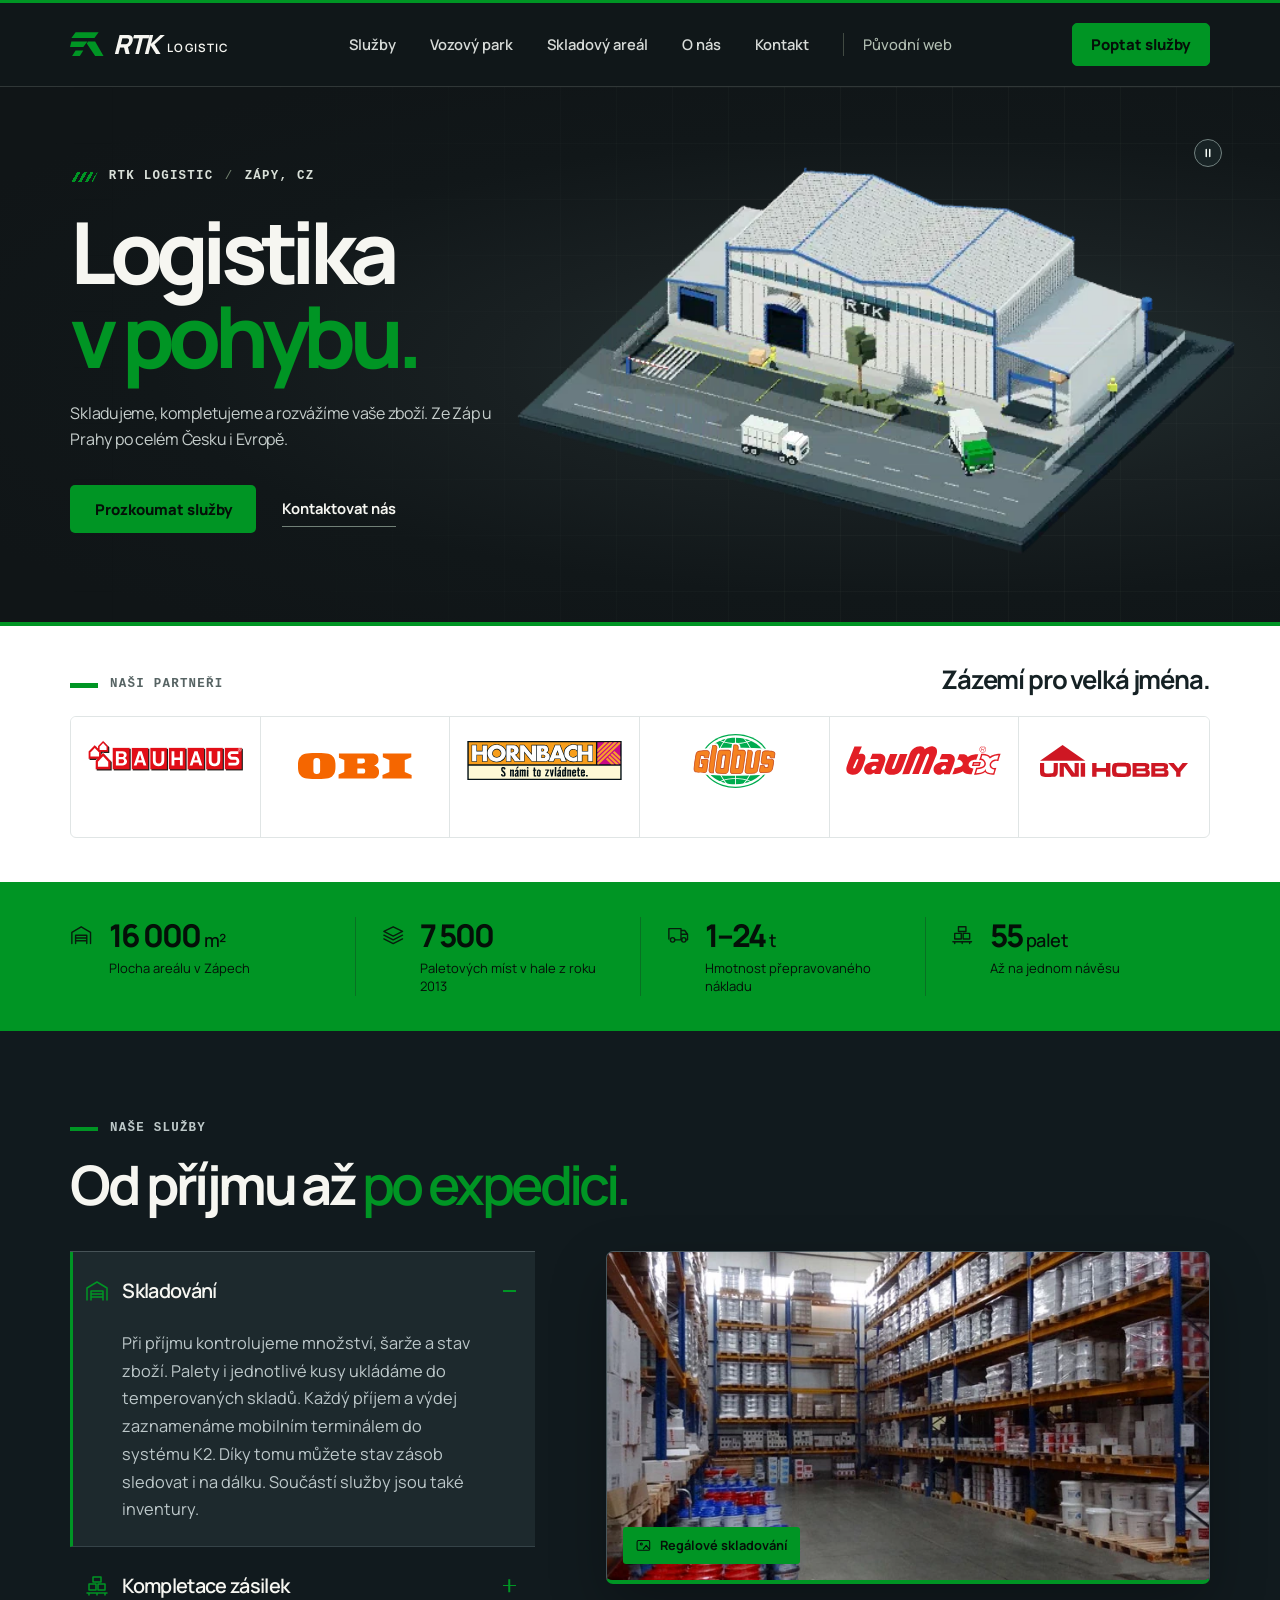
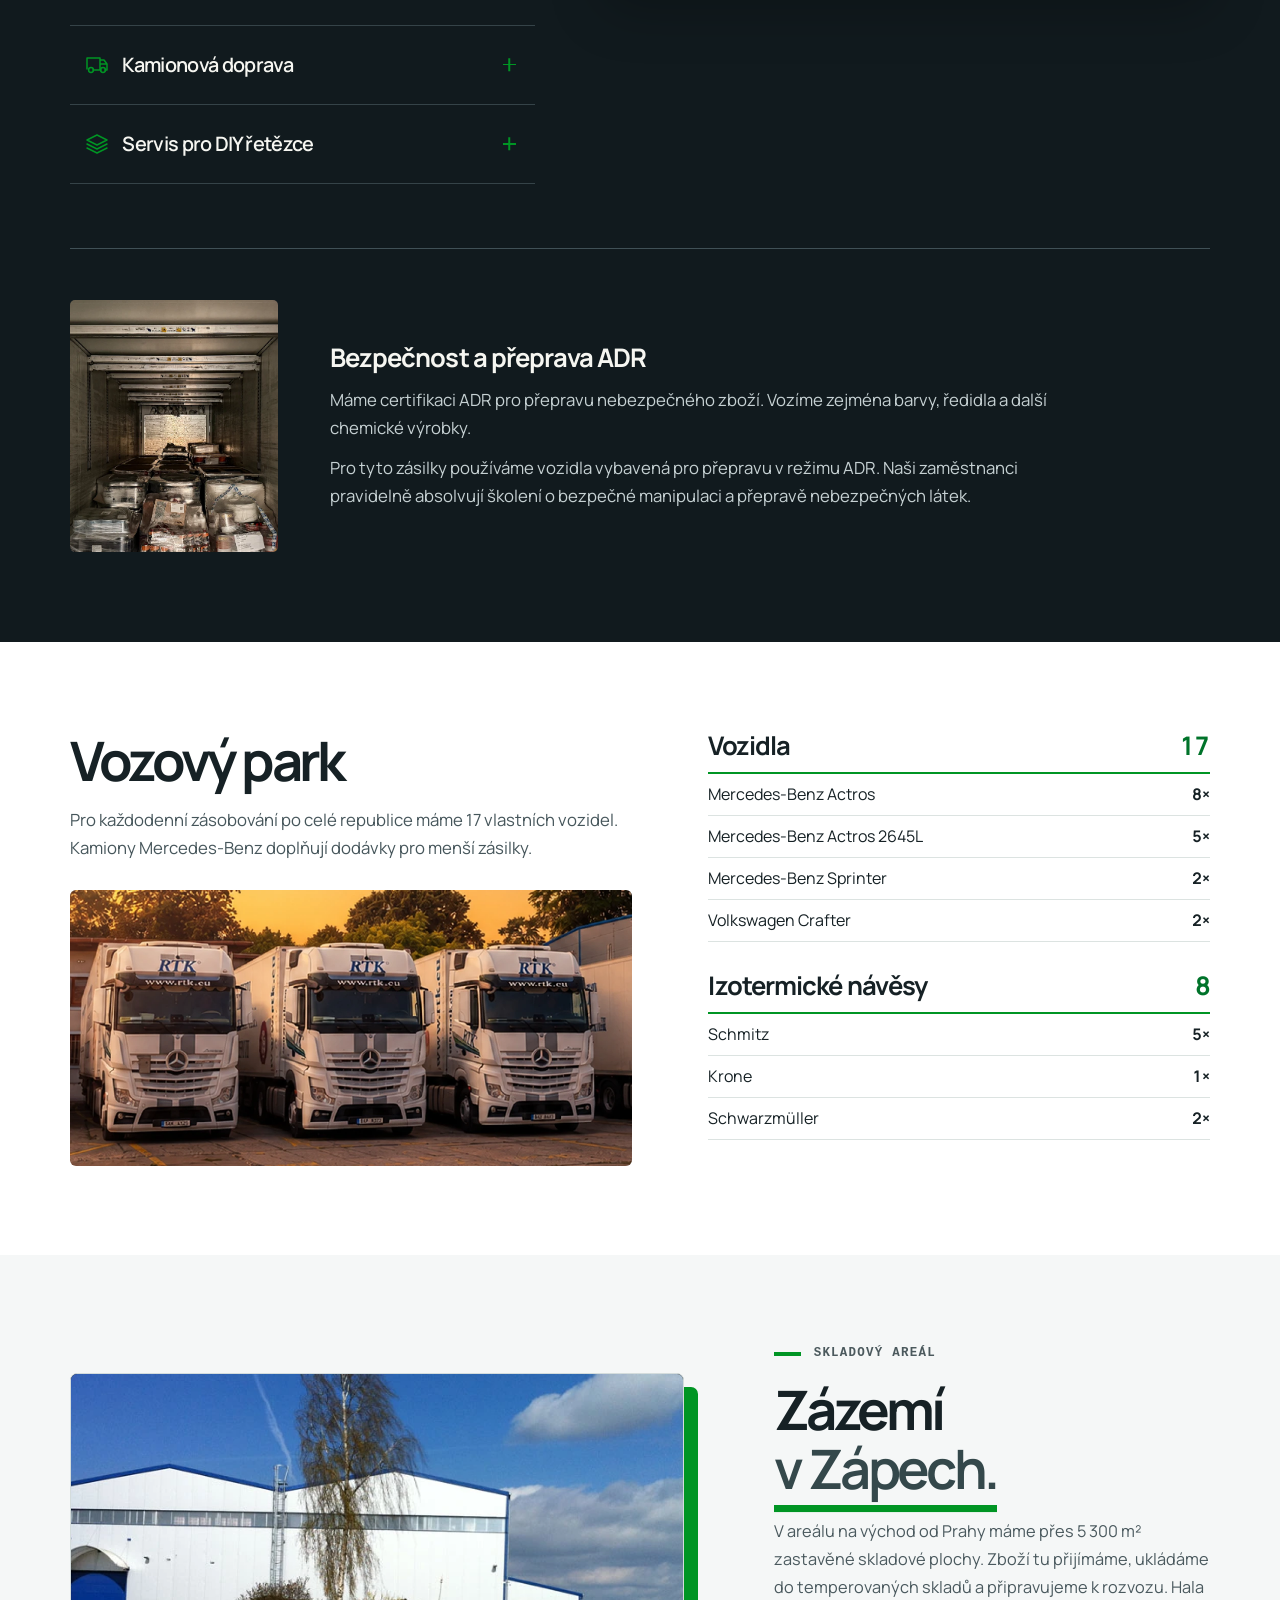
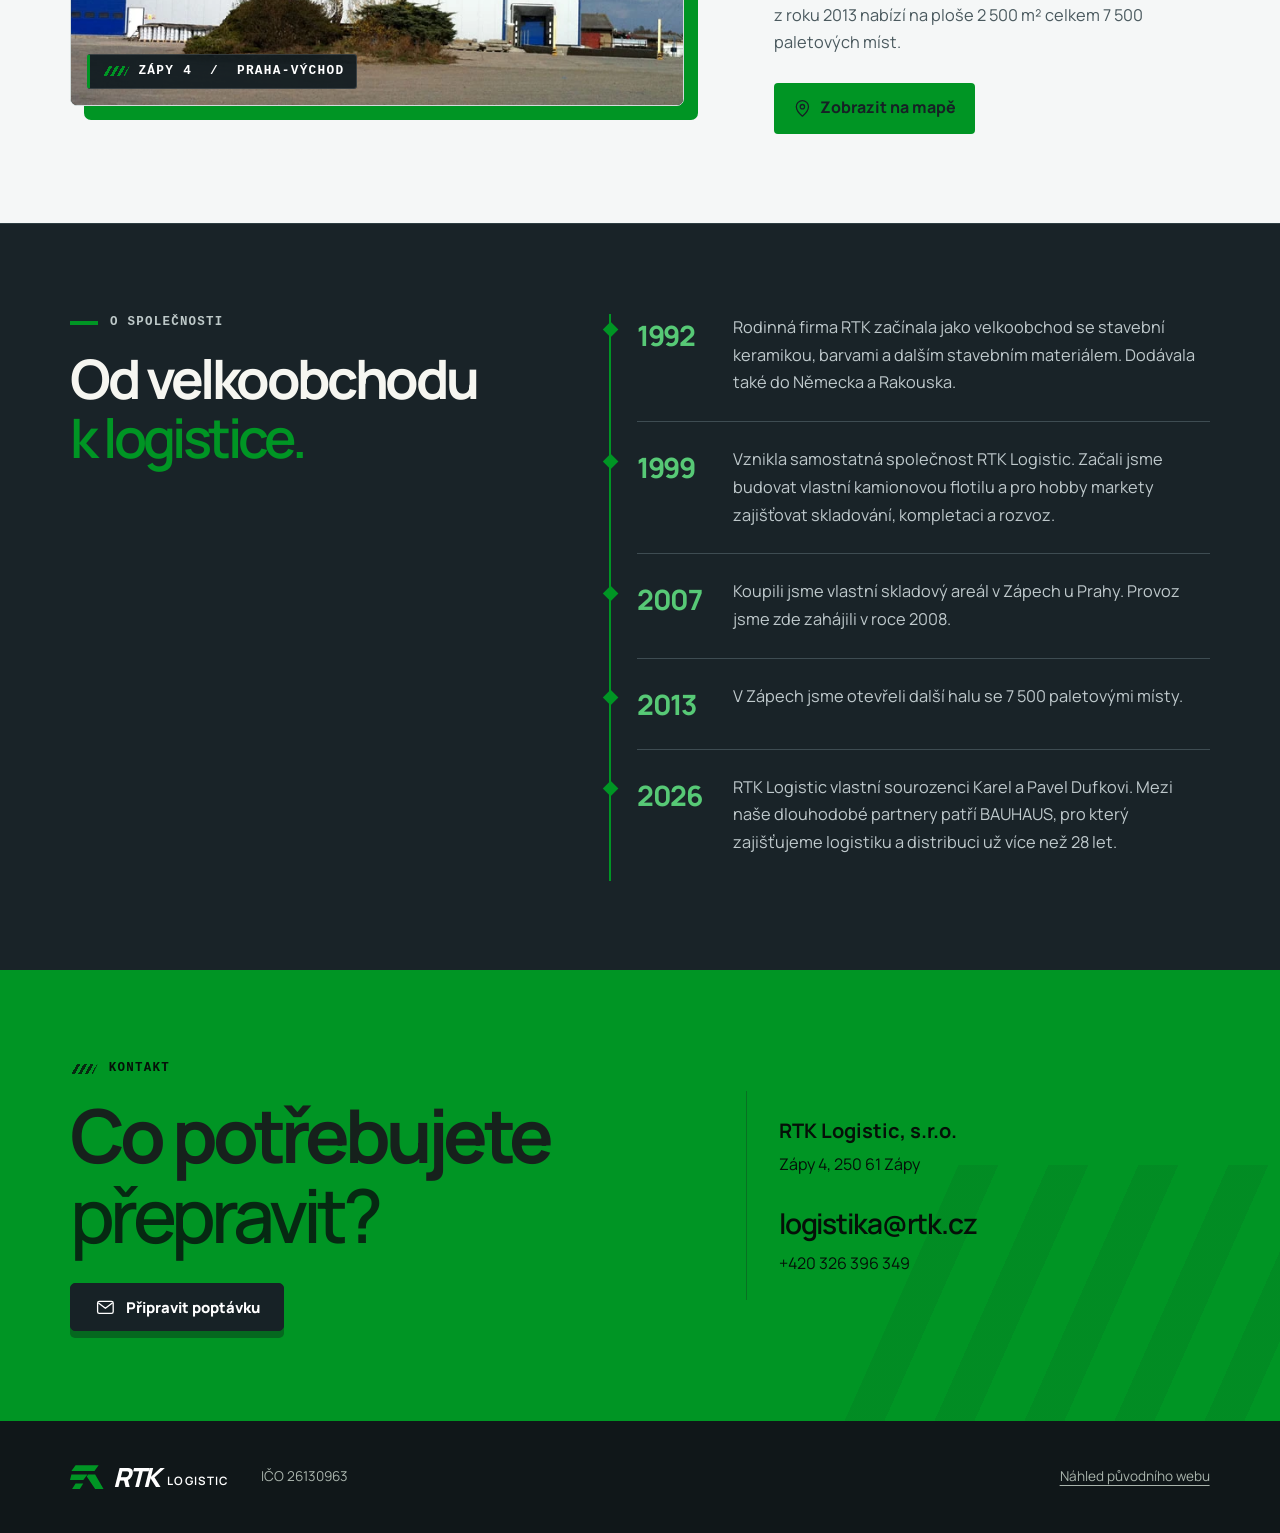
<file: index.html>
<!doctype html>
<html lang="cs">
<head>
  <meta charset="utf-8"><meta name="viewport" content="width=device-width, initial-scale=1">
  <meta name="robots" content="noindex,nofollow"><meta name="theme-color" content="#101517">
  <meta name="description" content="RTK Logistic v Zápech u Prahy. Skladování, kompletace, kamionová doprava a servis pro obchodní řetězce.">
  <title>RTK Logistic — Logistika v pohybu</title>
  <link rel="icon" href="assets/mark.svg?v=green" type="image/svg+xml">
  <link rel="preload" href="assets/manrope.woff2" as="font" type="font/woff2" crossorigin>
  <link rel="stylesheet" href="style.css?v=20261126-icon">
  <script src="ui.js?v=20261120-green2" defer></script>
</head>
<body>
  <svg class="symbols" xmlns="http://www.w3.org/2000/svg" aria-hidden="true"><defs>
    <symbol id="mark" viewBox="0 0 49 42"><path d="M8 4h33l-6 8H2zm-6 13h23l-6 8H0zm24 0h10l12 21H36L24 20zM8 30h11l-5 8H3z" fill="currentColor"/></symbol>
    <symbol id="pin" viewBox="0 0 24 24"><path d="M19 10c0 5-7 11-7 11S5 15 5 10a7 7 0 0 1 14 0Z"/><circle cx="12" cy="10" r="2.5"/></symbol>
    <symbol id="cube" viewBox="0 0 24 24"><path d="m12 2 9 5v10l-9 5-9-5V7zm0 10 9-5m-9 5L3 7m9 5v10"/></symbol>
    <symbol id="rotate" viewBox="0 0 24 24"><path d="M4.4 15.5C2 14.4 1.6 12.7 2.9 11c1.4-1.7 4.4-2.7 7.6-3m4 .1c3.5.6 6.5 2.1 6.5 4.4 0 2.7-4.2 4.5-9.1 4.5H8m2.5-3L7 17l3.5 2.5"/><path d="m12 4 3 3.8-3 3.2"/></symbol>
    <symbol id="pause" viewBox="0 0 24 24"><path d="M9 6v12m6-12v12" stroke-width="2.5"/></symbol>
    <symbol id="play" viewBox="0 0 24 24"><path d="m8 5 10 7-10 7z"/></symbol>
    <symbol id="email" viewBox="0 0 24 24"><rect x="3" y="5" width="18" height="14" rx="2"/><path d="m4 7 8 6 8-6"/></symbol>
    <symbol id="warehouse-icon" viewBox="0 0 24 24"><path d="M2 21V9l10-6 10 6v12M6 21v-9h12v9M6 15h12M6 18h12"/></symbol>
    <symbol id="layers" viewBox="0 0 24 24"><path d="m12 3 10 5-10 5L2 8zm-10 9 10 5 10-5M2 16l10 5 10-5"/></symbol>
    <symbol id="truck" viewBox="0 0 24 24"><path d="M2 16V5h13v12H8m7-10h4l3 4v6h-2m-5 0h1m-1-6h6"/><circle cx="6" cy="17" r="2.4"/><circle cx="18" cy="17" r="2.4"/></symbol>
    <symbol id="pallet" viewBox="0 0 24 24"><path d="M2 19h20M4 19v2m8-2v2m8-2v2M4 16v-6h7v6zm9 0v-6h7v6zM8 8V3h8v5z"/></symbol>
    <symbol id="close" viewBox="0 0 24 24"><path d="m6 6 12 12M18 6 6 18"/></symbol>
    <symbol id="bars" viewBox="0 0 24 24"><path d="M3 7h18M3 12h18M3 17h18"/></symbol>
    <symbol id="photo" viewBox="0 0 24 24"><rect x="3" y="5" width="18" height="14" rx="2"/><circle cx="9" cy="10" r="1.5"/><path d="m12 17 4-5 4 5"/></symbol>
  </defs></svg>
  <a class="skip" href="#obsah">Přejít na obsah</a>
  <header class="top"><div class="wrap navbar">
    <a href="#uvod" class="brand" aria-label="RTK Logistic — úvod"><svg aria-hidden="true"><use href="#mark"/></svg><span class="brand-type"><b>RTK</b><span>LOGISTIC</span></span></a>
    <nav id="hlavni-nav" aria-label="Hlavní navigace"><a href="#sluzby">Služby</a><a href="#vozovy-park">Vozový park</a><a href="#areal">Skladový areál</a><a href="#o-nas">O nás</a><a href="#kontakt">Kontakt</a><a class="archive-nav" href="puvodni/index.html">Původní web</a></nav>
    <div class="header-actions"><a class="btn header-cta" data-inquiry href="mailto:logistika@rtk.cz?subject=Poptávka%20služeb">Poptat služby</a><button class="menu-toggle icon-btn" aria-controls="hlavni-nav" aria-expanded="false" aria-label="Otevřít menu"><svg class="ico"><use href="#bars"/></svg></button></div>
  </div></header>
  <main id="obsah">
    <section class="hero" id="uvod" aria-labelledby="hero-title">
      <div class="hero-grid"></div>
      <div class="hero-inner wrap">
        <div class="intro">
          <p class="kicker"><span class="route-mark" aria-hidden="true"></span> RTK LOGISTIC <span class="slash">/</span> ZÁPY, CZ</p>
          <h1 id="hero-title">Logistika<br><em>v pohybu.</em></h1>
          <p class="intro-text">Skladujeme, kompletujeme a rozvážíme vaše zboží. Ze Záp u Prahy po celém Česku i&nbsp;Evropě.</p>
          <div class="hero-actions"><a class="btn prime" href="#sluzby">Prozkoumat služby</a><a class="quiet-link" href="#kontakt">Kontaktovat nás</a></div>
        </div>
        <figure class="model" aria-label="Provoz skladu RTK v Zápech">
          <div id="warehouse">
            <img class="yard-picture" src="scene/film/provoz.webp" alt="Provoz skladu v Zápech. Kamion přijíždí k rampě, vozík nakládá paletu a lidé pracují před halou." width="600" height="380" fetchpriority="high">
            <video class="yard-film" src="scene/film/provoz.mp4" muted playsinline loop preload="none" aria-hidden="true"></video>
            <button class="yard-play" type="button" aria-label="Pozastavit animaci" hidden>
              <svg class="ico" aria-hidden="true"><use href="#pause"/></svg>
            </button>
          </div>
        </figure>
      </div>
    </section>
    <section class="partners" aria-labelledby="partners-title"><div class="wrap">
      <div class="partners-heading"><p class="label"><i></i> NAŠI PARTNEŘI</p><h2 id="partners-title">Zázemí pro velká jména.</h2></div>
      <ul class="partner-list" aria-label="Řetězce uvedené mezi referencemi RTK">
<li><a class="partner-link partner-bauhaus" href="https://www.bauhaus.cz/" target="_blank" rel="noopener noreferrer" aria-label="BAUHAUS — oficiální web, otevře se v nové záložce"><img src="assets/partners/bauhaus.svg" alt="BAUHAUS" width="180" height="64"><span class="partner-visit" aria-hidden="true">Navštívit web</span></a></li>
<li><a class="partner-link partner-obi" href="https://www.obi.cz/" target="_blank" rel="noopener noreferrer" aria-label="OBI — oficiální web, otevře se v nové záložce"><img src="assets/partners/obi.svg?v=digital2" alt="OBI" width="180" height="64"><span class="partner-visit" aria-hidden="true">Navštívit web</span></a></li>
<li><a class="partner-link partner-hornbach" href="https://www.hornbach.cz/" target="_blank" rel="noopener noreferrer" aria-label="HORNBACH — oficiální web, otevře se v nové záložce"><img src="assets/partners/hornbach.svg" alt="HORNBACH" width="180" height="64"><span class="partner-visit" aria-hidden="true">Navštívit web</span></a></li>
<li><a class="partner-link partner-globus" href="https://www.globus.cz/" target="_blank" rel="noopener noreferrer" aria-label="Globus — oficiální web, otevře se v nové záložce"><img src="assets/partners/globus.svg" alt="Globus" width="180" height="64"><span class="partner-visit" aria-hidden="true">Navštívit web</span></a></li>
<li><a class="partner-link partner-baumax" href="https://www.baumax.cz/" target="_blank" rel="noopener noreferrer" aria-label="baumax — oficiální web, otevře se v nové záložce"><img src="assets/partners/baumax.svg?v=red" alt="baumax" width="180" height="64"><span class="partner-visit" aria-hidden="true">Navštívit web</span></a></li>
<li><a class="partner-link partner-unihobby" href="https://www.unihobby.cz/" target="_blank" rel="noopener noreferrer" aria-label="UNI HOBBY — oficiální web, otevře se v nové záložce"><img src="assets/partners/unihobby.svg?v=red" alt="UNI HOBBY" width="180" height="64"><span class="partner-visit" aria-hidden="true">Navštívit web</span></a></li>
</ul>
    </div></section>
    <section class="facts" aria-label="Základní parametry provozu"><div class="wrap facts-inner">
      <div class="stat"><svg class="ico"><use href="#warehouse-icon"/></svg><div><strong>16 000 <small>m²</small></strong><span>Plocha areálu v Zápech</span></div></div>
      <div class="stat"><svg class="ico"><use href="#layers"/></svg><div><strong>7 500</strong><span>Paletových míst v hale z roku 2013</span></div></div>
      <div class="stat"><svg class="ico"><use href="#truck"/></svg><div><strong>1–24 <small>t</small></strong><span>Hmotnost přepravovaného nákladu</span></div></div>
      <div class="stat"><svg class="ico"><use href="#pallet"/></svg><div><strong>55 <small>palet</small></strong><span>Až na jednom návěsu</span></div></div>
    </div></section>
    <section id="sluzby" class="services section"><div class="wrap">
      <p class="label"><i></i> NAŠE SLUŽBY</p>
      <h2>Od příjmu až <em>po expedici.</em></h2>
      <div class="service-layout">
        <div class="service-list">
          <details name="sluzba" data-image="regaly" data-caption="Regálové skladování" open><summary><svg class="ico service-icon" aria-hidden="true"><use href="#warehouse-icon"/></svg><b>Skladování</b><span></span></summary><div class="detail-body"><p>Při příjmu kontrolujeme množství, šarže a stav zboží. Palety i jednotlivé kusy ukládáme do temperovaných skladů. Každý příjem a výdej zaznamenáme mobilním terminálem do systému K2. Díky tomu můžete stav zásob sledovat i na dálku. Součástí služby jsou také inventury.</p></div></details>
          <details name="sluzba" data-image="expedice" data-caption="Příprava zboží k expedici"><summary><svg class="ico service-icon" aria-hidden="true"><use href="#pallet"/></svg><b>Kompletace zásilek</b><span></span></summary><div class="detail-body"><p>Pro každou prodejnu nebo odběratele vychystáme vlastní zásilku. Zboží podle zadání přebalíme, doplníme etiketami a příbaly. Hotovou objednávku zabalíme a předáme k expedici.</p></div></details>
          <details name="sluzba" data-image="kamion" data-caption="Kamion RTK u nakládací rampy"><summary><svg class="ico service-icon" aria-hidden="true"><use href="#truck"/></svg><b>Kamionová doprava</b><span></span></summary><div class="detail-body"><p>Vlastními vozy denně zásobujeme odběratele po celém Česku. Přepravujeme náklady od 1 do 24 tun. Pro objemné zásilky využíváme dvoupodlažní návěsy s kapacitou až 55 palet. Při zpáteční jízdě můžeme svézt prázdné palety.</p></div></details>
          <details name="sluzba" data-image="prodejna" data-caption="Regálový servis na prodejně"><summary><svg class="ico service-icon" aria-hidden="true"><use href="#layers"/></svg><b>Servis pro DIY řetězce</b><span></span></summary><div class="detail-body"><p>Přijmeme elektronickou objednávku přes EDI a zboží připravíme podle požadavků konkrétní prodejny. Po doručení doplníme zboží do regálů, rozmístíme propagační materiály a podle dohody zajistíme i předváděcí akci.</p></div></details>
        </div>
        <figure class="service-image"><img src="assets/regaly.webp" alt="Regálové skladování" width="940" height="380" loading="lazy" id="service-photo"><figcaption><svg class="ico"><use href="#photo"/></svg><span id="service-caption">Regálové skladování</span></figcaption></figure>
      </div>
      <section id="adr" class="safety" aria-labelledby="adr-title">
        <img src="assets/preprava-adr.webp" loading="lazy" width="543" height="658" alt="Palety s barvami naložené v nákladovém prostoru vozu RTK">
        <div>
          <h3 id="adr-title">Bezpečnost a přeprava ADR</h3>
          <p>Máme certifikaci ADR pro přepravu nebezpečného zboží. Vozíme zejména barvy, ředidla a další chemické výrobky.</p>
          <p>Pro tyto zásilky používáme vozidla vybavená pro přepravu v režimu ADR. Naši zaměstnanci pravidelně absolvují školení o bezpečné manipulaci a přepravě nebezpečných látek.</p>
        </div>
      </section>
    </div></section>
    <section id="vozovy-park" class="fleet section" aria-labelledby="fleet-title"><div class="wrap">
      <div class="fleet-grid">
        <div class="fleet-intro">
          <h2 id="fleet-title">Vozový park</h2>
          <p>Pro každodenní zásobování po celé republice máme 17 vlastních vozidel. Kamiony Mercedes-Benz doplňují dodávky pro menší zásilky.</p>
          <img src="assets/vozovy-park.webp?v=actros" width="1104" height="542" alt="Tři vozy Mercedes-Benz Actros s logem RTK Logistic před skladem" loading="lazy">
        </div>
        <div class="fleet-inventory">
          <h3>Vozidla <span>17</span></h3>
          <dl>
            <div><dt>Mercedes-Benz Actros</dt><dd>8×</dd></div>
            <div><dt>Mercedes-Benz Actros 2645L</dt><dd>5×</dd></div>
            <div><dt>Mercedes-Benz Sprinter</dt><dd>2×</dd></div>
            <div><dt>Volkswagen Crafter</dt><dd>2×</dd></div>
          </dl>
          <h3>Izotermické návěsy <span>8</span></h3>
          <dl>
            <div><dt>Schmitz</dt><dd>5×</dd></div>
            <div><dt>Krone</dt><dd>1×</dd></div>
            <div><dt>Schwarzmüller</dt><dd>2×</dd></div>
          </dl>
        </div>
      </div>
    </div></section>
    <section id="areal" class="area section"><div class="wrap area-grid">
      <figure class="site-picture"><img src="assets/areal.webp" width="940" height="380" alt="Původní fotografie skladového areálu RTK v Zápech" loading="lazy"><figcaption><span class="route-mark" aria-hidden="true"></span> ZÁPY 4 &nbsp;/&nbsp; PRAHA-VÝCHOD</figcaption></figure>
      <div class="area-copy"><p class="label"><i></i> SKLADOVÝ AREÁL</p><h2>Zázemí<br><em>v Zápech.</em></h2><p>V areálu na východ od Prahy máme přes 5 300 m² zastavěné skladové plochy. Zboží tu přijímáme, ukládáme do temperovaných skladů a připravujeme k rozvozu. Hala z roku 2013 nabízí na ploše 2 500 m² celkem 7 500 paletových míst.</p><a class="text-link" href="https://www.google.com/maps/search/?api=1&amp;query=50.167086%2C14.680547" target="_blank" rel="noopener"><svg class="ico"><use href="#pin"/></svg> Zobrazit na mapě</a></div>
    </div></section>
    <section id="o-nas" class="history section"><div class="wrap history-grid"><div><p class="label"><i></i> O SPOLEČNOSTI</p><h2>Od velkoobchodu<br><em>k logistice.</em></h2></div>
    <div class="timeline">
      <div><b>1992</b><p>Rodinná firma RTK začínala jako velkoobchod se stavební keramikou, barvami a dalším stavebním materiálem. Dodávala také do Německa a Rakouska.</p></div>
      <div><b>1999</b><p>Vznikla samostatná společnost RTK Logistic. Začali jsme budovat vlastní kamionovou flotilu a pro hobby markety zajišťovat skladování, kompletaci a rozvoz.</p></div>
      <div><b>2007</b><p>Koupili jsme vlastní skladový areál v Zápech u Prahy. Provoz jsme zde zahájili v roce 2008.</p></div>
      <div><b>2013</b><p>V Zápech jsme otevřeli další halu se 7 500 paletovými místy.</p></div>
      <div><b>2026</b><p>RTK Logistic vlastní sourozenci Karel a Pavel Dufkovi. Mezi naše dlouhodobé partnery patří BAUHAUS, pro který zajišťujeme logistiku a distribuci už více než 28 let.</p></div>
    </div></div></section>
    <section id="kontakt" class="contact section"><div class="wrap contact-grid">
      <div><p class="kicker"><span class="route-mark"></span> KONTAKT</p><h2>Co potřebujete<br><em>přepravit?</em></h2><a class="btn prime" data-inquiry href="mailto:logistika@rtk.cz?subject=Poptávka%20služeb"><svg class="ico"><use href="#email"/></svg> Připravit poptávku</a></div>
      <address><b>RTK Logistic, s.r.o.</b><span>Zápy 4, 250 61 Zápy</span><a href="mailto:logistika@rtk.cz">logistika@rtk.cz</a><a href="tel:+420326396349">+420 326 396 349</a></address>
    </div></section>
  </main>
  <footer><div class="wrap footer-inner"><a href="#uvod" class="brand" aria-label="RTK Logistic — úvod"><svg aria-hidden="true"><use href="#mark"/></svg><span class="brand-type"><b>RTK</b><span>LOGISTIC</span></span></a><span>IČO 26130963</span><a href="puvodni/index.html">Náhled původního webu</a></div></footer>
  <dialog id="inquiry" aria-labelledby="inquiry-title"><div class="dialog-head"><span class="label"><i></i> RTK LOGISTIC</span><button class="icon-btn" id="close-dialog" aria-label="Zavřít poptávku"><svg class="ico"><use href="#close"/></svg></button></div>
    <h2 id="inquiry-title">Poptávka služeb</h2><p class="form-intro">Vyplňte podrobnosti a otevřete si připravený e-mail pro tým v Zápech.</p>
    <form id="inquiry-form"><label>Služba<select name="service"><option>Skladování</option><option>Kompletace zásilek</option><option>Kamionová doprava</option><option>Servis pro DIY řetězce</option><option>Kombinace služeb</option></select></label><label>Firma nebo jméno<input name="company" autocomplete="organization" required maxlength="120"></label><label>Co potřebujete zajistit?<textarea rows="4" name="message" required maxlength="1600" placeholder="Např. počet palet, místo a požadovaný termín…"></textarea></label><button type="submit" class="btn prime"><svg class="ico"><use href="#email"/></svg> Otevřít v e-mailu</button><button type="button" class="copy-text" id="copy-inquiry">Zkopírovat text poptávky</button><p role="status" id="form-status"></p></form>
  </dialog>
  <script defer src="scene/prehravac.js?v=7"></script>
</body></html>
</file>
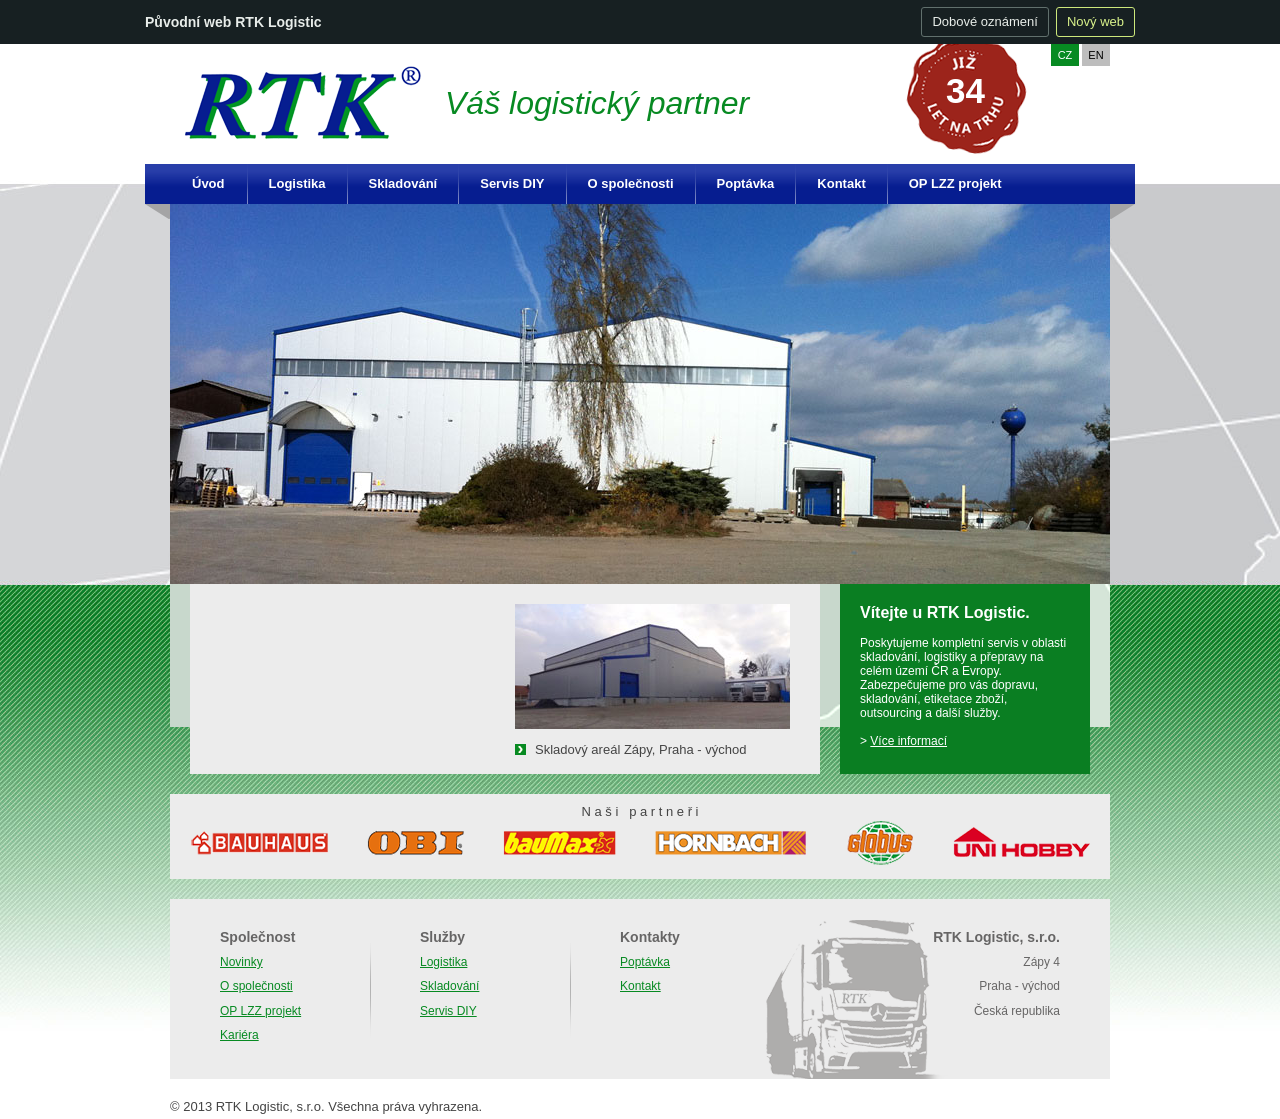
<file: puvodni/index.html>
<!doctype html>
<html lang="cs"><head><meta charset="utf-8">
<meta name="viewport" content="width=device-width,initial-scale=1">
<meta name="robots" content="noindex, nofollow">
<title>Úvod | Původní web RTK Logistic</title>
<link rel="stylesheet" href="css/rtk-logistic.css">
<link rel="stylesheet" href="css/nahled.css">
<script defer src="nahled.js"></script></head>
<body data-page="index">
<nav class="archive-bar" aria-label="Náhled původního webu">
  <span>Původní web RTK Logistic</span>
  <div><button class="view-zoom" type="button" aria-pressed="false">Zvětšit</button><button type="button" data-dialog="dobove">Dobové oznámení</button><a href="../index.html">Nový web</a></div>
</nav>
<div class="archive-window"><div class="historic-page"><div id="page-wrapper">
<div id="header">
    <p id="logo"><a href="index.html"><img src="img/blank.gif" width="280" height="120" alt="RTK Logistic, s.r.o." /></a></p>
    <div id="logo-nadpis">Váš logistický partner</div>
    <div id="logo-pecet">34</div>
    <div id="topmenu"><div id="topmenu-odkazy">
		<a class="topmenu-odkaz-aktivni" href="index.html">CZ</a>
		<a class="topmenu-odkaz" href="#jazyk">EN</a>
    </div></div>
  </div>
  <hr />
  <ul id="nav">
    <li class="odkaz-prvni"><a href="index.html" class="hlavni-odkaz">Úvod</a></li>
    <li class="odkaz"><a href="logistika.html" class="hlavni-odkaz">Logistika</a></li>
    <li class="odkaz"><a href="skladovani.html" class="hlavni-odkaz">Skladování</a></li>
    <li class="odkaz"><a href="servis-diy.html" class="hlavni-odkaz">Servis DIY</a></li>
    <li class="odkaz"><a href="o-spolecnosti.html" class="hlavni-odkaz">O společnosti</a></li>
    <li class="odkaz"><a href="poptavka.html" class="hlavni-odkaz">Poptávka</a></li>
    <li class="odkaz"><a href="kontakt.html" class="hlavni-odkaz">Kontakt</a></li>
    <li class="odkaz"><a href="op-lzz-projekt.html" class="hlavni-odkaz">OP LZZ projekt</a></li>
  </ul>  
  <hr />
    <div id="header-motiv">
      <div id="header-motiv-vlevo"><img src="img/blank.gif" width="25" height="1" alt="" /></div>
      <div id="header-motiv-stred"><img id="motiv" src="img/header-motiv5.jpg" width="940" height="380" alt="" /></div>
      <div id="header-motiv-vpravo"><img src="img/blank.gif" width="25" height="1" alt="" /></div>
    </div><div class="clear"></div><hr /><div id="hp-content">
  <div id="hp-box-novinky">
  <div id="hp-box-novinky-vlevo"><div class="hp-box-novinky-upoutavka">
  </div></div>
  <div id="hp-box-novinky-vpravo"><a href="skladovy-areal.html"><img src="img/hp-box-novinky-foto2.jpg" width="275" height="125" alt="Skladový areál Zápy, Praha - východ" /></a><br /><div class="hp-box-novinky-text"><a href="skladovy-areal.html">Skladový areál Zápy, Praha - východ</a></div></div>
  </div>
  <div id="hp-box-uvitani"><div id="hp-box-uvitani-obsah">
<span id="nadpis">Vítejte u RTK Logistic.</span>
<br /><br />
Poskytujeme kompletní servis v oblasti skladování, logistiky a přepravy na celém území ČR a Evropy. 
Zabezpečujeme pro vás dopravu, skladování, etiketace zboží, outsourcing a další služby.
<br /><br />
&gt; <a href="o-spolecnosti.html">Více informací</a>
  </div></div>
  </div>
  <hr />
  <div id="left-column-cele"></div>
  <div class="clear"></div>
  <hr /><div id="footer-partneri"><div id="footer-partneri-obsah">N a š i &nbsp; p a r t n e ř i<br /><img src="img/footer-partneri.png" width="900" height="47" alt="" /></div></div>
 <div id="footer">
 <div id="tbl">
 <div id="tbl-box-prvni"><div class="tbl-box-obsah">
<div class="tbl-nadpis">Společnost</div>
<p><a href="novinky.html">Novinky</a></p>
<p><a href="o-spolecnosti.html">O společnosti</a></p>
<p><a href="op-lzz-projekt.html">OP LZZ projekt</a></p>
<p><a href="kariera.html">Kariéra</a></p>
 </div></div>
 <div class="tbl-box"><div class="tbl-box-obsah">
<div class="tbl-nadpis">Služby</div>
<p><a href="logistika.html">Logistika</a></p>
<p><a href="skladovani.html">Skladování</a></p>
<p><a href="servis-diy.html">Servis DIY</a></p>
 </div></div>
 <div class="tbl-box"><div class="tbl-box-obsah">
<div class="tbl-nadpis">Kontakty</div>
<p><a href="poptavka.html">Poptávka</a></p>
<p><a href="kontakt.html">Kontakt</a></p>
 </div></div>
 <div id="tbl-box-posledni"><div id="tbl-box-posledni-obsah">
<div class="tbl-nadpis">RTK Logistic, s.r.o.</div>
<p>Zápy 4</p>
<p>Praha - východ</p>
<p>Česká republika</p>
 </div></div>
 </div>
 <div id="footer-doplnek">&copy; 2013 RTK Logistic, s.r.o. Všechna práva vyhrazena.</div>
 <div id="footer-clear"></div>
 </div>
  <hr />
</div></div></div>
<dialog id="dobove" class="archive-dialog" aria-labelledby="announcement-title">
 <h3 id="announcement-title">POZOR! Omezení pracovní doby</h3>
 <p>PO-PÁ &nbsp; 7.00 - 14.00 hod.</p>
 <form method="dialog"><button>Zavřít okno</button></form></dialog><dialog id="jazyk" class="archive-dialog" aria-labelledby="language-title"><h3 id="language-title" lang="en">English version is under construction.</h3><form method="dialog"><button>Zavřít okno</button></form></dialog>
</body></html>
</file>
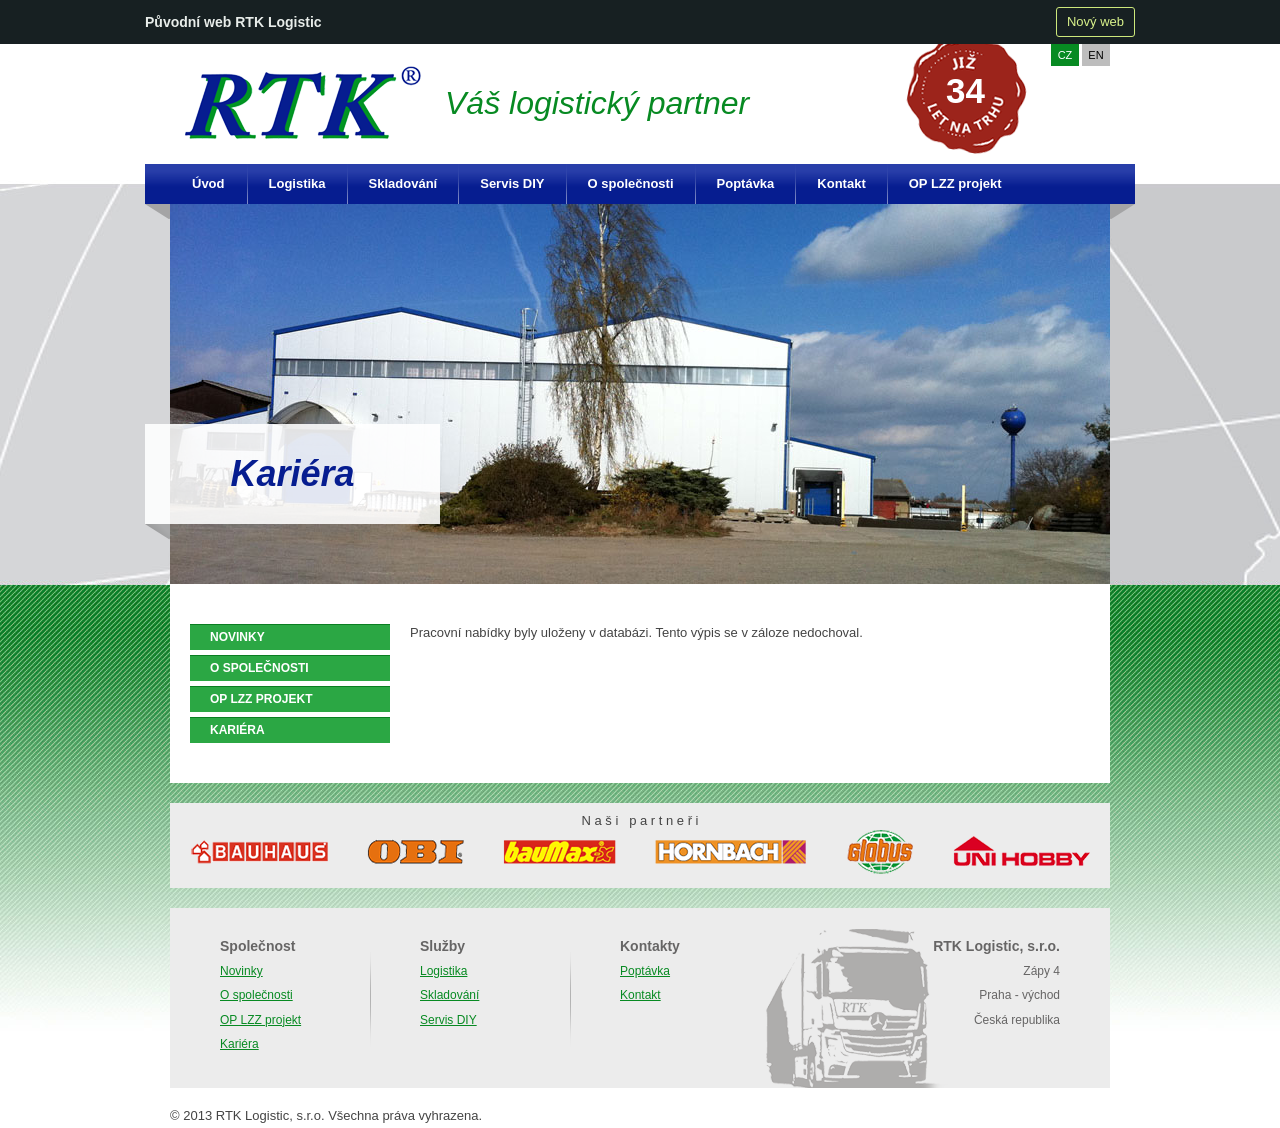
<file: puvodni/kariera.html>
<!doctype html>
<html lang="cs"><head><meta charset="utf-8">
<meta name="viewport" content="width=device-width,initial-scale=1">
<meta name="robots" content="noindex, nofollow">
<title>Kariéra | Původní web RTK Logistic</title>
<link rel="stylesheet" href="css/rtk-logistic.css">
<link rel="stylesheet" href="css/nahled.css">
<script defer src="nahled.js"></script></head>
<body data-page="kariera">
<nav class="archive-bar" aria-label="Náhled původního webu">
  <span>Původní web RTK Logistic</span>
  <div><button class="view-zoom" type="button" aria-pressed="false">Zvětšit</button><a href="../index.html">Nový web</a></div>
</nav>
<div class="archive-window"><div class="historic-page"><div id="page-wrapper">
<div id="header">
    <p id="logo"><a href="index.html"><img src="img/blank.gif" width="280" height="120" alt="RTK Logistic, s.r.o." /></a></p>
    <div id="logo-nadpis">Váš logistický partner</div>
    <div id="logo-pecet">34</div>
    <div id="topmenu"><div id="topmenu-odkazy">
		<a class="topmenu-odkaz-aktivni" href="index.html">CZ</a>
		<a class="topmenu-odkaz" href="#jazyk">EN</a>
    </div></div>
  </div>
  <hr />
  <ul id="nav">
    <li class="odkaz-prvni"><a href="index.html" class="hlavni-odkaz">Úvod</a></li>
    <li class="odkaz"><a href="logistika.html" class="hlavni-odkaz">Logistika</a></li>
    <li class="odkaz"><a href="skladovani.html" class="hlavni-odkaz">Skladování</a></li>
    <li class="odkaz"><a href="servis-diy.html" class="hlavni-odkaz">Servis DIY</a></li>
    <li class="odkaz"><a href="o-spolecnosti.html" class="hlavni-odkaz">O společnosti</a></li>
    <li class="odkaz"><a href="poptavka.html" class="hlavni-odkaz">Poptávka</a></li>
    <li class="odkaz"><a href="kontakt.html" class="hlavni-odkaz">Kontakt</a></li>
    <li class="odkaz"><a href="op-lzz-projekt.html" class="hlavni-odkaz">OP LZZ projekt</a></li>
  </ul>  
  <hr />
    <div id="header-motiv">
      <div id="header-motiv-vlevo"><img src="img/blank.gif" width="25" height="1" alt="" /></div>
      <div id="header-motiv-stred"><img id="motiv" src="img/header-motiv5.jpg" width="940" height="380" alt="" /></div>
      <div id="header-motiv-vpravo"><img src="img/blank.gif" width="25" height="1" alt="" /></div>
    </div><div class="clear"></div><div id="header-nadpis"><div id="header-nadpis-obsah">Kariéra</div></div><hr /><div id="content-menu-bg">
  <div id="content">
  <div class="hlavni-text"><p class="archive-note">Pracovní nabídky byly uloženy v databázi. Tento výpis se v záloze nedochoval.</p>
  </div>
  </div>
  <hr />
  <div id="left-column">
      <div id="left-menu">
        <ul>
         <li class="hlavni"><a href="novinky.html">NOVINKY</a></li>
         <li class="hlavni"><a href="o-spolecnosti.html">O SPOLEČNOSTI</a></li>
         <li class="hlavni"><a href="op-lzz-projekt.html">OP LZZ PROJEKT</a></li>
         <li class="hlavni"><a href="kariera.html">KARIÉRA</a></li>
        </ul>
      </div>
  </div>
  <div class="clear"></div>
  <hr />
</div><div id="footer-partneri"><div id="footer-partneri-obsah">N a š i &nbsp; p a r t n e ř i<br /><img src="img/footer-partneri.png" width="900" height="47" alt="" /></div></div>
 <div id="footer">
 <div id="tbl">
 <div id="tbl-box-prvni"><div class="tbl-box-obsah">
<div class="tbl-nadpis">Společnost</div>
<p><a href="novinky.html">Novinky</a></p>
<p><a href="o-spolecnosti.html">O společnosti</a></p>
<p><a href="op-lzz-projekt.html">OP LZZ projekt</a></p>
<p><a href="kariera.html">Kariéra</a></p>
 </div></div>
 <div class="tbl-box"><div class="tbl-box-obsah">
<div class="tbl-nadpis">Služby</div>
<p><a href="logistika.html">Logistika</a></p>
<p><a href="skladovani.html">Skladování</a></p>
<p><a href="servis-diy.html">Servis DIY</a></p>
 </div></div>
 <div class="tbl-box"><div class="tbl-box-obsah">
<div class="tbl-nadpis">Kontakty</div>
<p><a href="poptavka.html">Poptávka</a></p>
<p><a href="kontakt.html">Kontakt</a></p>
 </div></div>
 <div id="tbl-box-posledni"><div id="tbl-box-posledni-obsah">
<div class="tbl-nadpis">RTK Logistic, s.r.o.</div>
<p>Zápy 4</p>
<p>Praha - východ</p>
<p>Česká republika</p>
 </div></div>
 </div>
 <div id="footer-doplnek">&copy; 2013 RTK Logistic, s.r.o. Všechna práva vyhrazena.</div>
 <div id="footer-clear"></div>
 </div>
  <hr />
</div></div></div>
<dialog id="jazyk" class="archive-dialog" aria-labelledby="language-title"><h3 id="language-title" lang="en">English version is under construction.</h3><form method="dialog"><button>Zavřít okno</button></form></dialog>
</body></html>
</file>
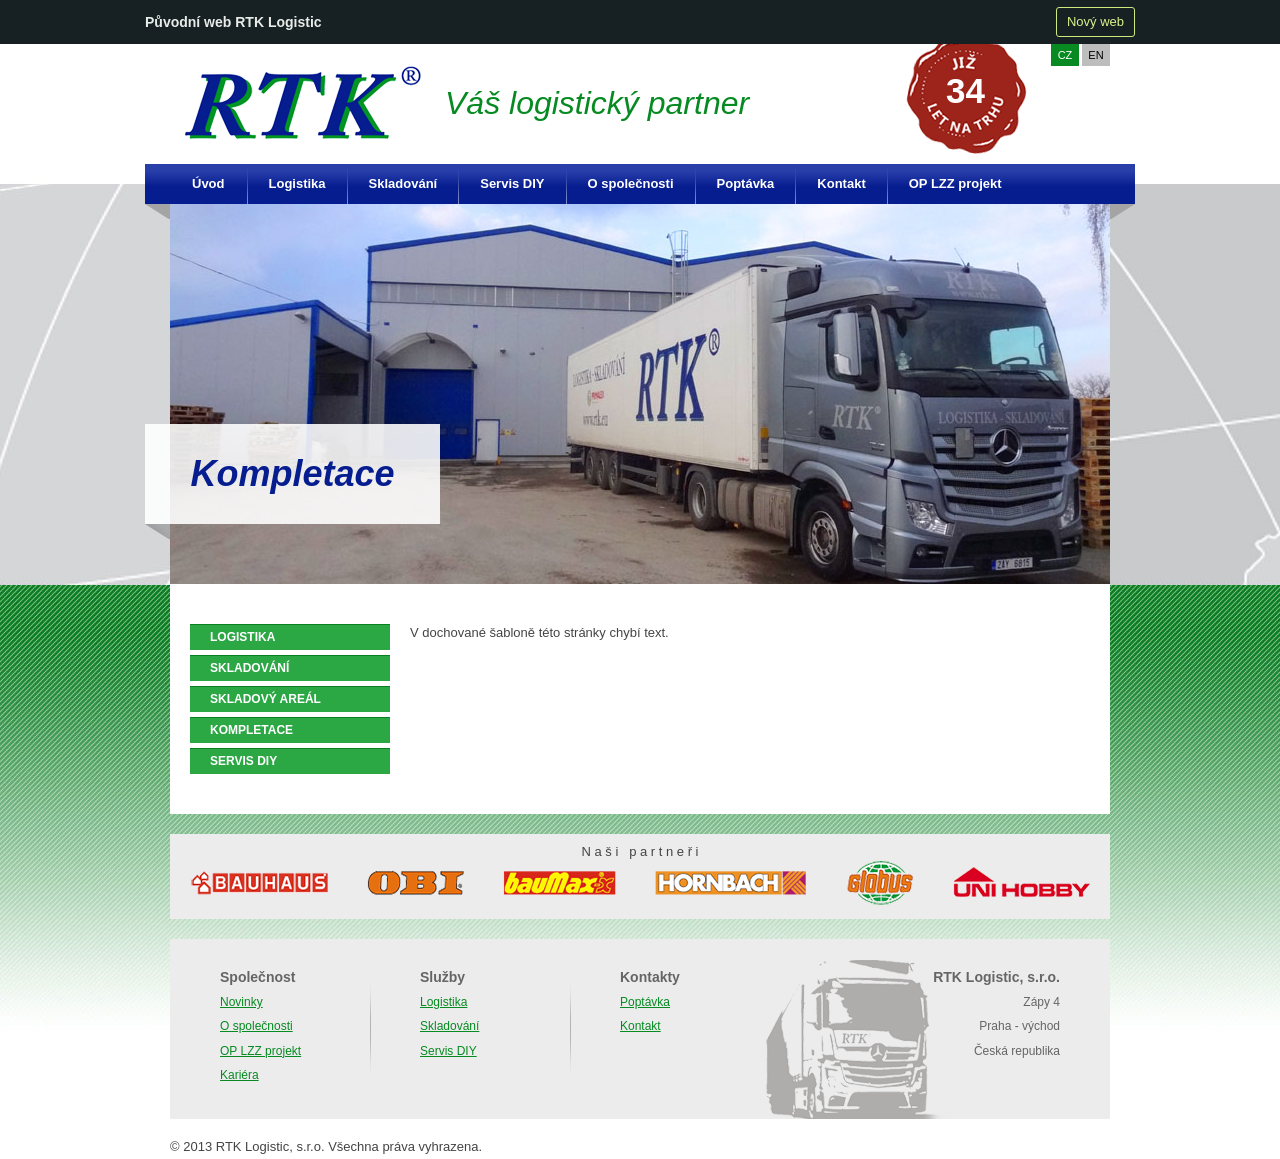
<file: puvodni/kompletace.html>
<!doctype html>
<html lang="cs"><head><meta charset="utf-8">
<meta name="viewport" content="width=device-width,initial-scale=1">
<meta name="robots" content="noindex, nofollow">
<title>Kompletace | Původní web RTK Logistic</title>
<link rel="stylesheet" href="css/rtk-logistic.css">
<link rel="stylesheet" href="css/nahled.css">
<script defer src="nahled.js"></script></head>
<body data-page="kompletace">
<nav class="archive-bar" aria-label="Náhled původního webu">
  <span>Původní web RTK Logistic</span>
  <div><button class="view-zoom" type="button" aria-pressed="false">Zvětšit</button><a href="../index.html">Nový web</a></div>
</nav>
<div class="archive-window"><div class="historic-page"><div id="page-wrapper">
<div id="header">
    <p id="logo"><a href="index.html"><img src="img/blank.gif" width="280" height="120" alt="RTK Logistic, s.r.o." /></a></p>
    <div id="logo-nadpis">Váš logistický partner</div>
    <div id="logo-pecet">34</div>
    <div id="topmenu"><div id="topmenu-odkazy">
		<a class="topmenu-odkaz-aktivni" href="index.html">CZ</a>
		<a class="topmenu-odkaz" href="#jazyk">EN</a>
    </div></div>
  </div>
  <hr />
  <ul id="nav">
    <li class="odkaz-prvni"><a href="index.html" class="hlavni-odkaz">Úvod</a></li>
    <li class="odkaz"><a href="logistika.html" class="hlavni-odkaz">Logistika</a></li>
    <li class="odkaz"><a href="skladovani.html" class="hlavni-odkaz">Skladování</a></li>
    <li class="odkaz"><a href="servis-diy.html" class="hlavni-odkaz">Servis DIY</a></li>
    <li class="odkaz"><a href="o-spolecnosti.html" class="hlavni-odkaz">O společnosti</a></li>
    <li class="odkaz"><a href="poptavka.html" class="hlavni-odkaz">Poptávka</a></li>
    <li class="odkaz"><a href="kontakt.html" class="hlavni-odkaz">Kontakt</a></li>
    <li class="odkaz"><a href="op-lzz-projekt.html" class="hlavni-odkaz">OP LZZ projekt</a></li>
  </ul>  
  <hr />
    <div id="header-motiv">
      <div id="header-motiv-vlevo"><img src="img/blank.gif" width="25" height="1" alt="" /></div>
      <div id="header-motiv-stred"><img id="motiv" src="img/header-motiv.jpg" width="940" height="380" alt="" /></div>
      <div id="header-motiv-vpravo"><img src="img/blank.gif" width="25" height="1" alt="" /></div>
    </div><div class="clear"></div><div id="header-nadpis"><div id="header-nadpis-obsah">Kompletace</div></div><hr /><div id="content-menu-bg">
  <div id="content">
  <div class="hlavni-text"><p class="archive-note">V dochované šabloně této stránky chybí text.</p>
  </div>
  </div>
  <hr />
  <div id="left-column">
      <div id="left-menu">
        <ul>
         <li class="hlavni"><a href="logistika.html">LOGISTIKA</a></li>
         <li class="hlavni"><a href="skladovani.html">SKLADOVÁNÍ</a></li>
         <li class="hlavni"><a href="skladovy-areal.html">SKLADOVÝ AREÁL</a></li>
         <li class="hlavni"><a href="kompletace.html">KOMPLETACE</a></li>
         <li class="hlavni"><a href="servis-diy.html">SERVIS DIY</a></li>
        </ul>
      </div>
  </div>
  <div class="clear"></div>
  <hr />
</div><div id="footer-partneri"><div id="footer-partneri-obsah">N a š i &nbsp; p a r t n e ř i<br /><img src="img/footer-partneri.png" width="900" height="47" alt="" /></div></div>
 <div id="footer">
 <div id="tbl">
 <div id="tbl-box-prvni"><div class="tbl-box-obsah">
<div class="tbl-nadpis">Společnost</div>
<p><a href="novinky.html">Novinky</a></p>
<p><a href="o-spolecnosti.html">O společnosti</a></p>
<p><a href="op-lzz-projekt.html">OP LZZ projekt</a></p>
<p><a href="kariera.html">Kariéra</a></p>
 </div></div>
 <div class="tbl-box"><div class="tbl-box-obsah">
<div class="tbl-nadpis">Služby</div>
<p><a href="logistika.html">Logistika</a></p>
<p><a href="skladovani.html">Skladování</a></p>
<p><a href="servis-diy.html">Servis DIY</a></p>
 </div></div>
 <div class="tbl-box"><div class="tbl-box-obsah">
<div class="tbl-nadpis">Kontakty</div>
<p><a href="poptavka.html">Poptávka</a></p>
<p><a href="kontakt.html">Kontakt</a></p>
 </div></div>
 <div id="tbl-box-posledni"><div id="tbl-box-posledni-obsah">
<div class="tbl-nadpis">RTK Logistic, s.r.o.</div>
<p>Zápy 4</p>
<p>Praha - východ</p>
<p>Česká republika</p>
 </div></div>
 </div>
 <div id="footer-doplnek">&copy; 2013 RTK Logistic, s.r.o. Všechna práva vyhrazena.</div>
 <div id="footer-clear"></div>
 </div>
  <hr />
</div></div></div>
<dialog id="jazyk" class="archive-dialog" aria-labelledby="language-title"><h3 id="language-title" lang="en">English version is under construction.</h3><form method="dialog"><button>Zavřít okno</button></form></dialog>
</body></html>
</file>
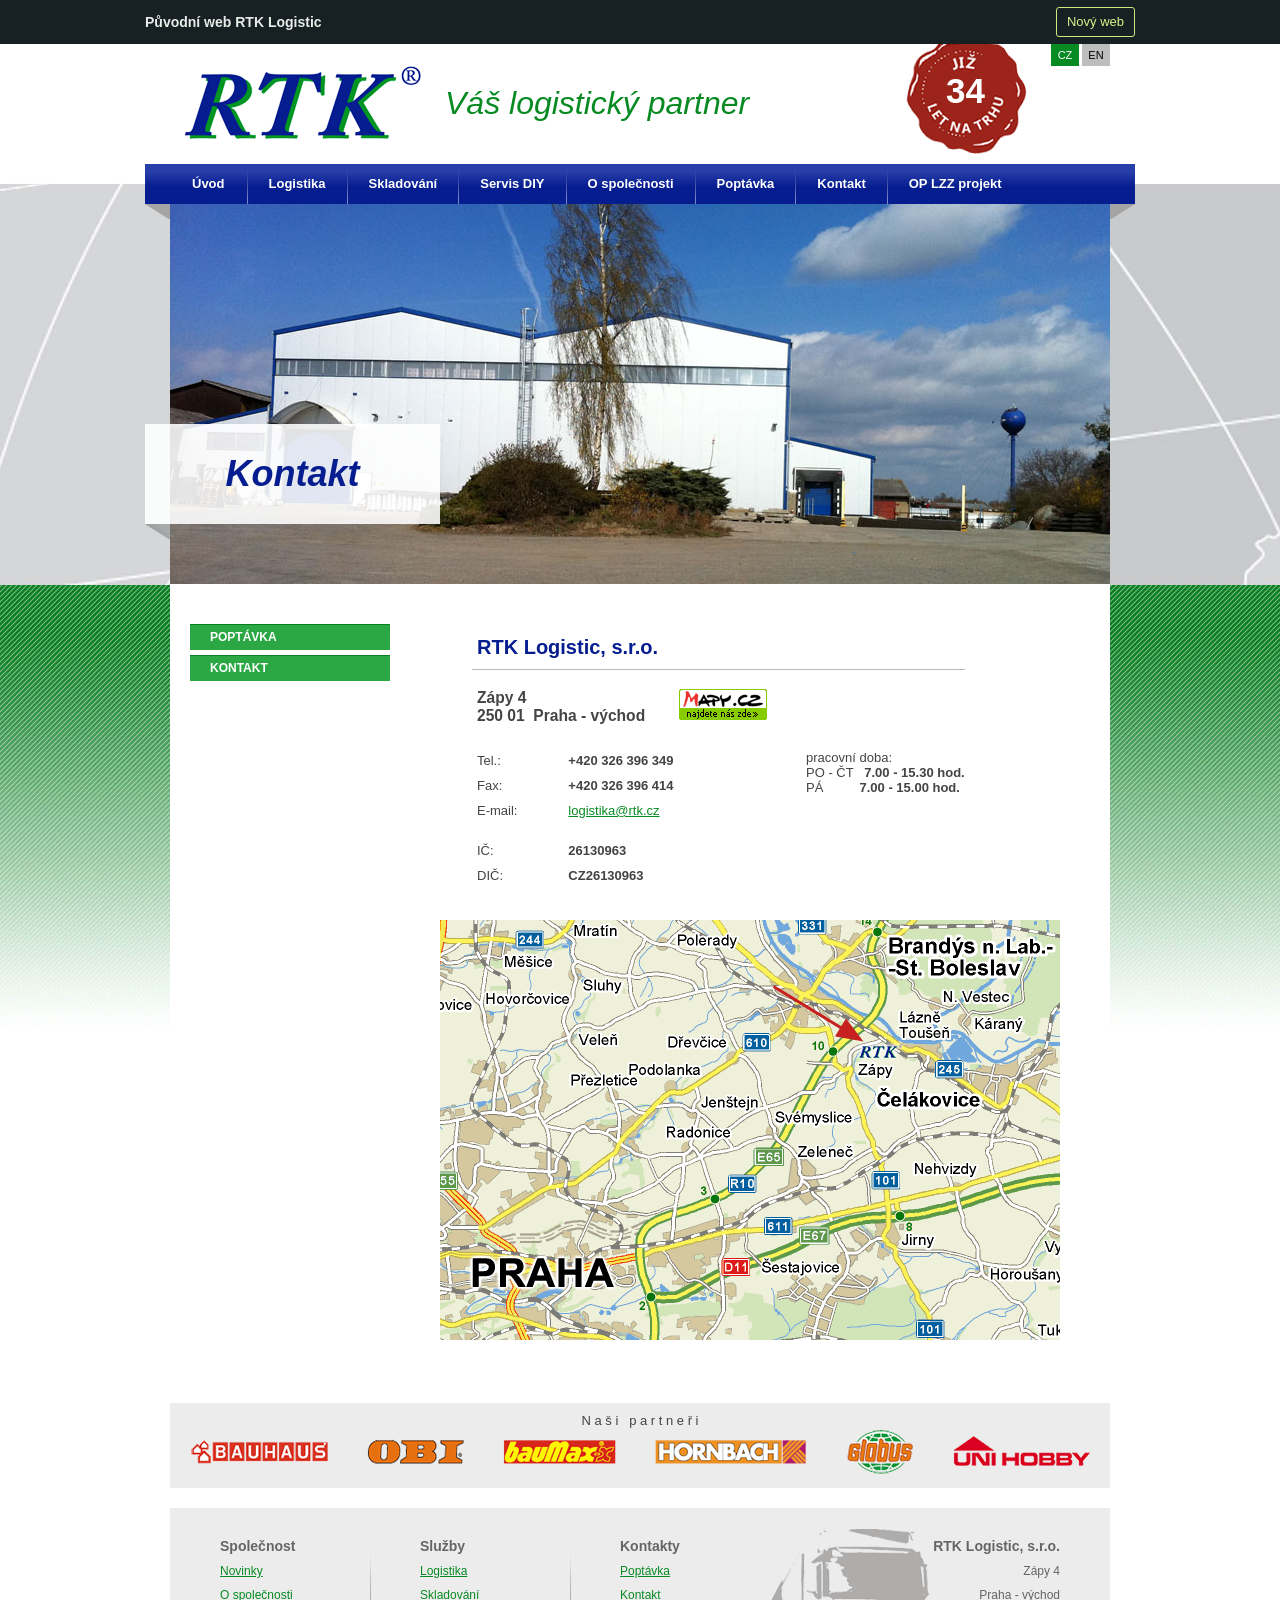
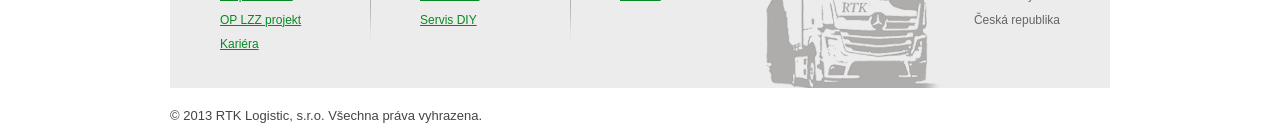
<file: puvodni/kontakt.html>
<!doctype html>
<html lang="cs"><head><meta charset="utf-8">
<meta name="viewport" content="width=device-width,initial-scale=1">
<meta name="robots" content="noindex, nofollow">
<title>Kontakt | Původní web RTK Logistic</title>
<link rel="stylesheet" href="css/rtk-logistic.css">
<link rel="stylesheet" href="css/nahled.css">
<script defer src="nahled.js"></script></head>
<body data-page="kontakt">
<nav class="archive-bar" aria-label="Náhled původního webu">
  <span>Původní web RTK Logistic</span>
  <div><button class="view-zoom" type="button" aria-pressed="false">Zvětšit</button><a href="../index.html">Nový web</a></div>
</nav>
<div class="archive-window"><div class="historic-page"><div id="page-wrapper">
<div id="header">
    <p id="logo"><a href="index.html"><img src="img/blank.gif" width="280" height="120" alt="RTK Logistic, s.r.o." /></a></p>
    <div id="logo-nadpis">Váš logistický partner</div>
    <div id="logo-pecet">34</div>
    <div id="topmenu"><div id="topmenu-odkazy">
		<a class="topmenu-odkaz-aktivni" href="index.html">CZ</a>
		<a class="topmenu-odkaz" href="#jazyk">EN</a>
    </div></div>
  </div>
  <hr />
  <ul id="nav">
    <li class="odkaz-prvni"><a href="index.html" class="hlavni-odkaz">Úvod</a></li>
    <li class="odkaz"><a href="logistika.html" class="hlavni-odkaz">Logistika</a></li>
    <li class="odkaz"><a href="skladovani.html" class="hlavni-odkaz">Skladování</a></li>
    <li class="odkaz"><a href="servis-diy.html" class="hlavni-odkaz">Servis DIY</a></li>
    <li class="odkaz"><a href="o-spolecnosti.html" class="hlavni-odkaz">O společnosti</a></li>
    <li class="odkaz"><a href="poptavka.html" class="hlavni-odkaz">Poptávka</a></li>
    <li class="odkaz"><a href="kontakt.html" class="hlavni-odkaz">Kontakt</a></li>
    <li class="odkaz"><a href="op-lzz-projekt.html" class="hlavni-odkaz">OP LZZ projekt</a></li>
  </ul>  
  <hr />
    <div id="header-motiv">
      <div id="header-motiv-vlevo"><img src="img/blank.gif" width="25" height="1" alt="" /></div>
      <div id="header-motiv-stred"><img id="motiv" src="img/header-motiv5.jpg" width="940" height="380" alt="" /></div>
      <div id="header-motiv-vpravo"><img src="img/blank.gif" width="25" height="1" alt="" /></div>
    </div><div class="clear"></div><div id="header-nadpis"><div id="header-nadpis-obsah">Kontakt</div></div><hr /><div id="content-menu-bg">
  <div id="content">
  <div class="hlavni-text">
<div class="tbl-kontakt-stred">
<table>
<tr>
 <td colspan="3" class="tbl-kontakt-nadpis"><h3>RTK Logistic, s.r.o.</h3></td>
</tr>
<tr valign="top">
 <td class="tbl-kontakt-vlevo">
<table class="tbl-kontakt">
<tr>
 <td colspan="2" class="pismo-velke">
<div class="right"><a href="https://mapy.com/cs/zakladni?x=14.681377&y=50.166337&z=15&source=coor&id=14.681377%2C50.166337" target="_blank" rel="noopener"><img src="img/kontakt/ikona-mapy-seznam.gif" width="88" height="31" alt="Najdete nás zde" /></a></div>
<b>Zápy 4<br />250 01&nbsp; Praha - východ</b><br /><br />
 </td>
</tr>
<tr>
 <td>Tel.:</td>
 <td><b>+420 326 396 349</b></td>
</tr>
<tr>
 <td>Fax:</td>
 <td><b>+420 326 396 414</b></td>
</tr>
<tr>
 <td>E-mail:</td>
 <td><a href="mailto:logistika@rtk.cz">logistika@rtk.cz</a></td>
</tr>
<tr>
 <td><br />IČ:</td>
 <td><br /><b>26130963</b></td>
</tr>
<tr>
 <td>DIČ:</td>
 <td><b>CZ26130963</b></td>
</tr>
</table>
 </td>
 <td><img src="img/blank.gif" width="30" height="1" alt="" /></td>
 <td class="tbl-kontakt-vpravo"><img src="img/blank.gif" width="1" height="61" alt="" /><br />pracovní doba:<br />PO - ČT &nbsp; <b>7.00 - 15.30 hod.</b><br />PÁ &nbsp; &nbsp; &nbsp; &nbsp;&nbsp; <b>7.00 - 15.00 hod.</b></td>
</tr>
</table>
</div>
<br /><br />
<div class="center">
<img src="img/kontakt/mapa-zapy.gif" alt="Dobová mapa areálu v Zápech" style="max-width:650px;height:auto" />
</div>
  </div>
  </div>
  <hr />
  <div id="left-column">
      <div id="left-menu">
        <ul>
         <li class="hlavni"><a href="poptavka.html">POPTÁVKA</a></li>
         <li class="hlavni"><a href="kontakt.html">KONTAKT</a></li>
        </ul>
      </div>
  </div>
  <div class="clear"></div>
  <hr />
</div><div id="footer-partneri"><div id="footer-partneri-obsah">N a š i &nbsp; p a r t n e ř i<br /><img src="img/footer-partneri.png" width="900" height="47" alt="" /></div></div>
 <div id="footer">
 <div id="tbl">
 <div id="tbl-box-prvni"><div class="tbl-box-obsah">
<div class="tbl-nadpis">Společnost</div>
<p><a href="novinky.html">Novinky</a></p>
<p><a href="o-spolecnosti.html">O společnosti</a></p>
<p><a href="op-lzz-projekt.html">OP LZZ projekt</a></p>
<p><a href="kariera.html">Kariéra</a></p>
 </div></div>
 <div class="tbl-box"><div class="tbl-box-obsah">
<div class="tbl-nadpis">Služby</div>
<p><a href="logistika.html">Logistika</a></p>
<p><a href="skladovani.html">Skladování</a></p>
<p><a href="servis-diy.html">Servis DIY</a></p>
 </div></div>
 <div class="tbl-box"><div class="tbl-box-obsah">
<div class="tbl-nadpis">Kontakty</div>
<p><a href="poptavka.html">Poptávka</a></p>
<p><a href="kontakt.html">Kontakt</a></p>
 </div></div>
 <div id="tbl-box-posledni"><div id="tbl-box-posledni-obsah">
<div class="tbl-nadpis">RTK Logistic, s.r.o.</div>
<p>Zápy 4</p>
<p>Praha - východ</p>
<p>Česká republika</p>
 </div></div>
 </div>
 <div id="footer-doplnek">&copy; 2013 RTK Logistic, s.r.o. Všechna práva vyhrazena.</div>
 <div id="footer-clear"></div>
 </div>
  <hr />
</div></div></div>
<dialog id="jazyk" class="archive-dialog" aria-labelledby="language-title"><h3 id="language-title" lang="en">English version is under construction.</h3><form method="dialog"><button>Zavřít okno</button></form></dialog>
</body></html>
</file>
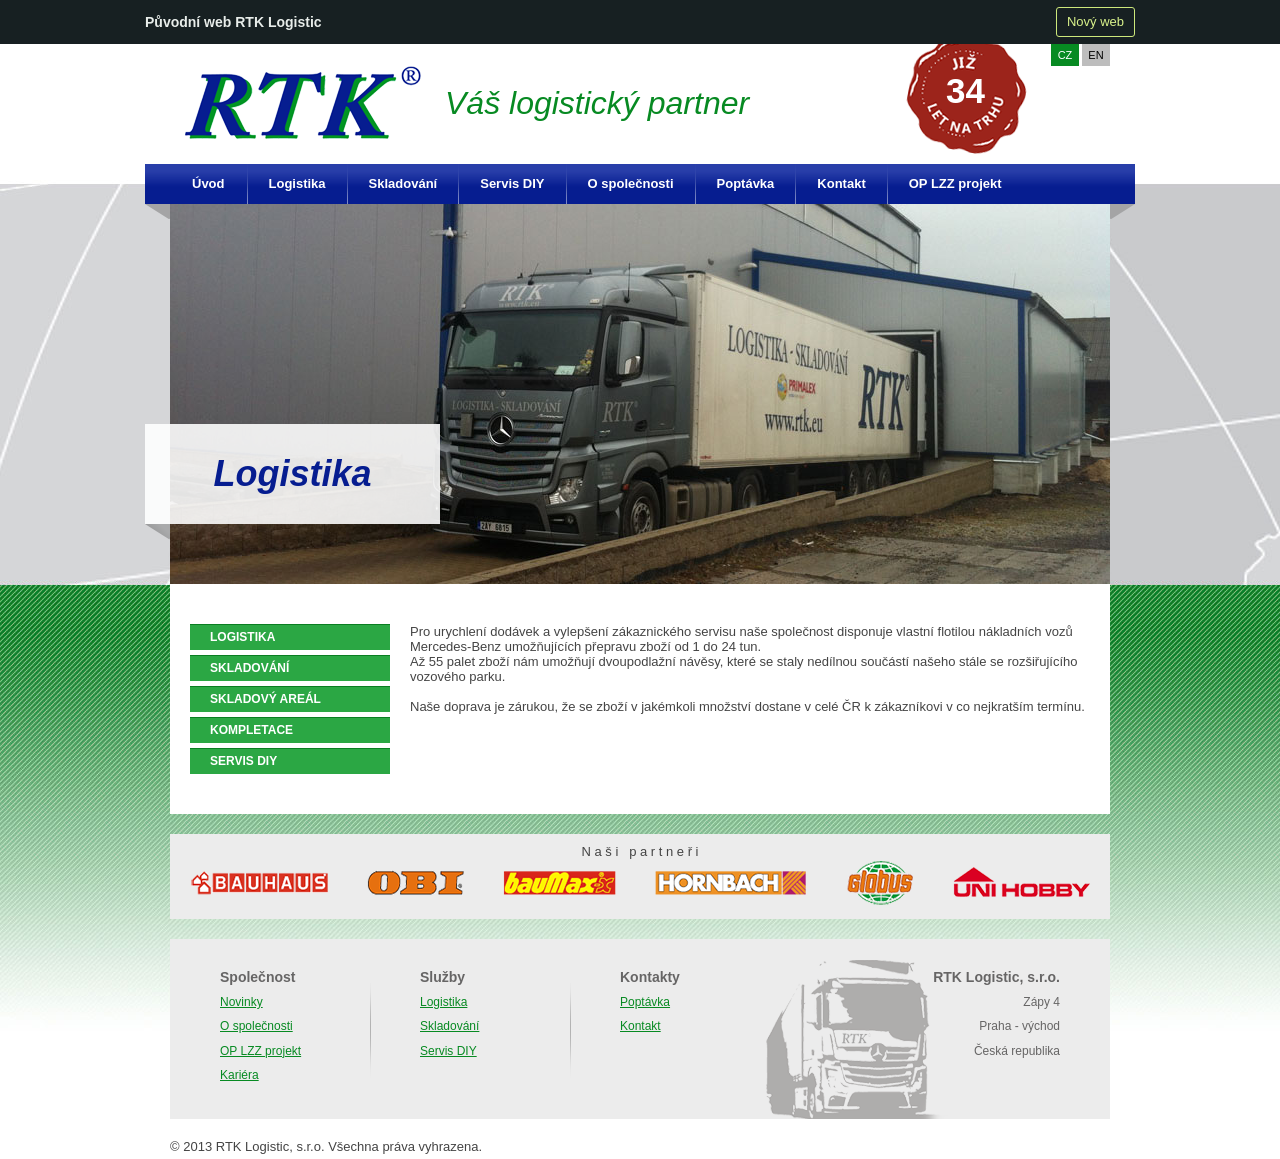
<file: puvodni/logistika.html>
<!doctype html>
<html lang="cs"><head><meta charset="utf-8">
<meta name="viewport" content="width=device-width,initial-scale=1">
<meta name="robots" content="noindex, nofollow">
<title>Logistika | Původní web RTK Logistic</title>
<link rel="stylesheet" href="css/rtk-logistic.css">
<link rel="stylesheet" href="css/nahled.css">
<script defer src="nahled.js"></script></head>
<body data-page="logistika">
<nav class="archive-bar" aria-label="Náhled původního webu">
  <span>Původní web RTK Logistic</span>
  <div><button class="view-zoom" type="button" aria-pressed="false">Zvětšit</button><a href="../index.html">Nový web</a></div>
</nav>
<div class="archive-window"><div class="historic-page"><div id="page-wrapper">
<div id="header">
    <p id="logo"><a href="index.html"><img src="img/blank.gif" width="280" height="120" alt="RTK Logistic, s.r.o." /></a></p>
    <div id="logo-nadpis">Váš logistický partner</div>
    <div id="logo-pecet">34</div>
    <div id="topmenu"><div id="topmenu-odkazy">
		<a class="topmenu-odkaz-aktivni" href="index.html">CZ</a>
		<a class="topmenu-odkaz" href="#jazyk">EN</a>
    </div></div>
  </div>
  <hr />
  <ul id="nav">
    <li class="odkaz-prvni"><a href="index.html" class="hlavni-odkaz">Úvod</a></li>
    <li class="odkaz"><a href="logistika.html" class="hlavni-odkaz">Logistika</a></li>
    <li class="odkaz"><a href="skladovani.html" class="hlavni-odkaz">Skladování</a></li>
    <li class="odkaz"><a href="servis-diy.html" class="hlavni-odkaz">Servis DIY</a></li>
    <li class="odkaz"><a href="o-spolecnosti.html" class="hlavni-odkaz">O společnosti</a></li>
    <li class="odkaz"><a href="poptavka.html" class="hlavni-odkaz">Poptávka</a></li>
    <li class="odkaz"><a href="kontakt.html" class="hlavni-odkaz">Kontakt</a></li>
    <li class="odkaz"><a href="op-lzz-projekt.html" class="hlavni-odkaz">OP LZZ projekt</a></li>
  </ul>  
  <hr />
    <div id="header-motiv">
      <div id="header-motiv-vlevo"><img src="img/blank.gif" width="25" height="1" alt="" /></div>
      <div id="header-motiv-stred"><img id="motiv" src="img/header-motiv4.jpg" width="940" height="380" alt="" /></div>
      <div id="header-motiv-vpravo"><img src="img/blank.gif" width="25" height="1" alt="" /></div>
    </div><div class="clear"></div><div id="header-nadpis"><div id="header-nadpis-obsah">Logistika</div></div><hr /><div id="content-menu-bg">
  <div id="content">
  <div class="hlavni-text">
Pro urychlení dodávek a vylepšení zákaznického servisu naše společnost disponuje vlastní flotilou nákladních vozů Mercedes-Benz umožňujících
přepravu zboží od 1 do 24 tun.<br />
Až 55 palet zboží nám umožňují dvoupodlažní návěsy, které se staly nedílnou součástí našeho stále se rozšiřujícího vozového parku.
<br /><br />
Naše doprava je zárukou, že se zboží v jakémkoli množství dostane v celé ČR k zákazníkovi v co nejkratším termínu.
  </div>
  </div>
  <hr />
  <div id="left-column">
      <div id="left-menu">
        <ul>
         <li class="hlavni"><a href="logistika.html">LOGISTIKA</a></li>
         <li class="hlavni"><a href="skladovani.html">SKLADOVÁNÍ</a></li>
         <li class="hlavni"><a href="skladovy-areal.html">SKLADOVÝ AREÁL</a></li>
         <li class="hlavni"><a href="kompletace.html">KOMPLETACE</a></li>
         <li class="hlavni"><a href="servis-diy.html">SERVIS DIY</a></li>
        </ul>
      </div>
  </div>
  <div class="clear"></div>
  <hr />
</div><div id="footer-partneri"><div id="footer-partneri-obsah">N a š i &nbsp; p a r t n e ř i<br /><img src="img/footer-partneri.png" width="900" height="47" alt="" /></div></div>
 <div id="footer">
 <div id="tbl">
 <div id="tbl-box-prvni"><div class="tbl-box-obsah">
<div class="tbl-nadpis">Společnost</div>
<p><a href="novinky.html">Novinky</a></p>
<p><a href="o-spolecnosti.html">O společnosti</a></p>
<p><a href="op-lzz-projekt.html">OP LZZ projekt</a></p>
<p><a href="kariera.html">Kariéra</a></p>
 </div></div>
 <div class="tbl-box"><div class="tbl-box-obsah">
<div class="tbl-nadpis">Služby</div>
<p><a href="logistika.html">Logistika</a></p>
<p><a href="skladovani.html">Skladování</a></p>
<p><a href="servis-diy.html">Servis DIY</a></p>
 </div></div>
 <div class="tbl-box"><div class="tbl-box-obsah">
<div class="tbl-nadpis">Kontakty</div>
<p><a href="poptavka.html">Poptávka</a></p>
<p><a href="kontakt.html">Kontakt</a></p>
 </div></div>
 <div id="tbl-box-posledni"><div id="tbl-box-posledni-obsah">
<div class="tbl-nadpis">RTK Logistic, s.r.o.</div>
<p>Zápy 4</p>
<p>Praha - východ</p>
<p>Česká republika</p>
 </div></div>
 </div>
 <div id="footer-doplnek">&copy; 2013 RTK Logistic, s.r.o. Všechna práva vyhrazena.</div>
 <div id="footer-clear"></div>
 </div>
  <hr />
</div></div></div>
<dialog id="jazyk" class="archive-dialog" aria-labelledby="language-title"><h3 id="language-title" lang="en">English version is under construction.</h3><form method="dialog"><button>Zavřít okno</button></form></dialog>
</body></html>
</file>
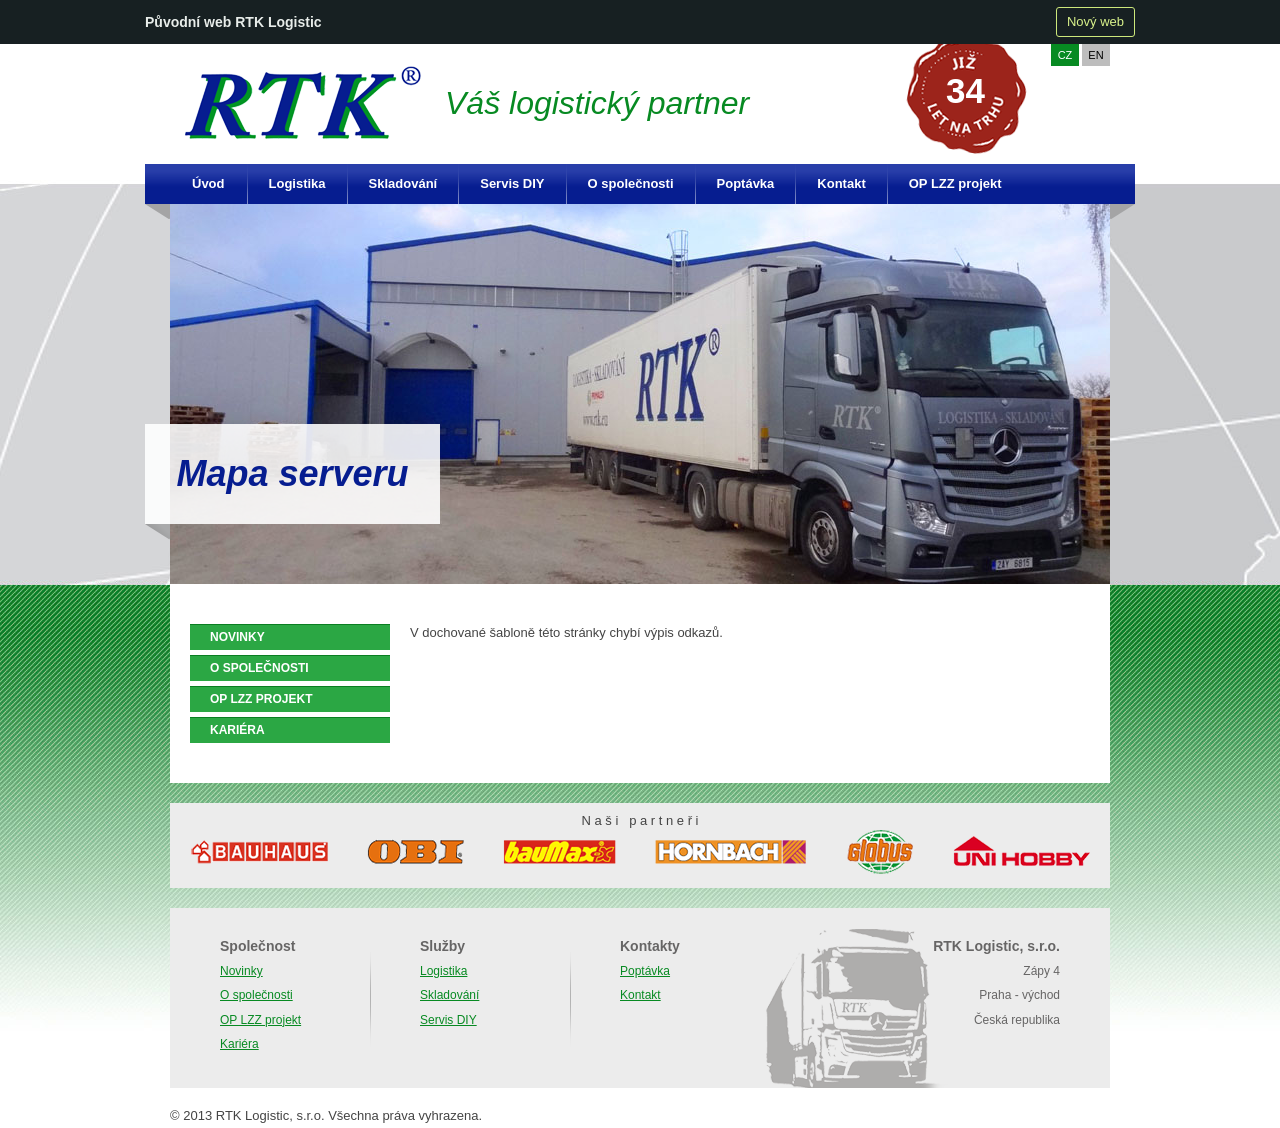
<file: puvodni/mapa-serveru.html>
<!doctype html>
<html lang="cs"><head><meta charset="utf-8">
<meta name="viewport" content="width=device-width,initial-scale=1">
<meta name="robots" content="noindex, nofollow">
<title>Mapa serveru | Původní web RTK Logistic</title>
<link rel="stylesheet" href="css/rtk-logistic.css">
<link rel="stylesheet" href="css/nahled.css">
<script defer src="nahled.js"></script></head>
<body data-page="mapa-serveru">
<nav class="archive-bar" aria-label="Náhled původního webu">
  <span>Původní web RTK Logistic</span>
  <div><button class="view-zoom" type="button" aria-pressed="false">Zvětšit</button><a href="../index.html">Nový web</a></div>
</nav>
<div class="archive-window"><div class="historic-page"><div id="page-wrapper">
<div id="header">
    <p id="logo"><a href="index.html"><img src="img/blank.gif" width="280" height="120" alt="RTK Logistic, s.r.o." /></a></p>
    <div id="logo-nadpis">Váš logistický partner</div>
    <div id="logo-pecet">34</div>
    <div id="topmenu"><div id="topmenu-odkazy">
		<a class="topmenu-odkaz-aktivni" href="index.html">CZ</a>
		<a class="topmenu-odkaz" href="#jazyk">EN</a>
    </div></div>
  </div>
  <hr />
  <ul id="nav">
    <li class="odkaz-prvni"><a href="index.html" class="hlavni-odkaz">Úvod</a></li>
    <li class="odkaz"><a href="logistika.html" class="hlavni-odkaz">Logistika</a></li>
    <li class="odkaz"><a href="skladovani.html" class="hlavni-odkaz">Skladování</a></li>
    <li class="odkaz"><a href="servis-diy.html" class="hlavni-odkaz">Servis DIY</a></li>
    <li class="odkaz"><a href="o-spolecnosti.html" class="hlavni-odkaz">O společnosti</a></li>
    <li class="odkaz"><a href="poptavka.html" class="hlavni-odkaz">Poptávka</a></li>
    <li class="odkaz"><a href="kontakt.html" class="hlavni-odkaz">Kontakt</a></li>
    <li class="odkaz"><a href="op-lzz-projekt.html" class="hlavni-odkaz">OP LZZ projekt</a></li>
  </ul>  
  <hr />
    <div id="header-motiv">
      <div id="header-motiv-vlevo"><img src="img/blank.gif" width="25" height="1" alt="" /></div>
      <div id="header-motiv-stred"><img id="motiv" src="img/header-motiv.jpg" width="940" height="380" alt="" /></div>
      <div id="header-motiv-vpravo"><img src="img/blank.gif" width="25" height="1" alt="" /></div>
    </div><div class="clear"></div><div id="header-nadpis"><div id="header-nadpis-obsah">Mapa serveru</div></div><hr /><div id="content-menu-bg">
  <div id="content">
  <div class="hlavni-text"><p class="archive-note">V dochované šabloně této stránky chybí výpis odkazů.</p>
  </div>
  </div>
  <hr />
  <div id="left-column">
      <div id="left-menu">
        <ul>
         <li class="hlavni"><a href="novinky.html">NOVINKY</a></li>
         <li class="hlavni"><a href="o-spolecnosti.html">O SPOLEČNOSTI</a></li>
         <li class="hlavni"><a href="op-lzz-projekt.html">OP LZZ PROJEKT</a></li>
         <li class="hlavni"><a href="kariera.html">KARIÉRA</a></li>
        </ul>
      </div>
  </div>
  <div class="clear"></div>
  <hr />
</div><div id="footer-partneri"><div id="footer-partneri-obsah">N a š i &nbsp; p a r t n e ř i<br /><img src="img/footer-partneri.png" width="900" height="47" alt="" /></div></div>
 <div id="footer">
 <div id="tbl">
 <div id="tbl-box-prvni"><div class="tbl-box-obsah">
<div class="tbl-nadpis">Společnost</div>
<p><a href="novinky.html">Novinky</a></p>
<p><a href="o-spolecnosti.html">O společnosti</a></p>
<p><a href="op-lzz-projekt.html">OP LZZ projekt</a></p>
<p><a href="kariera.html">Kariéra</a></p>
 </div></div>
 <div class="tbl-box"><div class="tbl-box-obsah">
<div class="tbl-nadpis">Služby</div>
<p><a href="logistika.html">Logistika</a></p>
<p><a href="skladovani.html">Skladování</a></p>
<p><a href="servis-diy.html">Servis DIY</a></p>
 </div></div>
 <div class="tbl-box"><div class="tbl-box-obsah">
<div class="tbl-nadpis">Kontakty</div>
<p><a href="poptavka.html">Poptávka</a></p>
<p><a href="kontakt.html">Kontakt</a></p>
 </div></div>
 <div id="tbl-box-posledni"><div id="tbl-box-posledni-obsah">
<div class="tbl-nadpis">RTK Logistic, s.r.o.</div>
<p>Zápy 4</p>
<p>Praha - východ</p>
<p>Česká republika</p>
 </div></div>
 </div>
 <div id="footer-doplnek">&copy; 2013 RTK Logistic, s.r.o. Všechna práva vyhrazena.</div>
 <div id="footer-clear"></div>
 </div>
  <hr />
</div></div></div>
<dialog id="jazyk" class="archive-dialog" aria-labelledby="language-title"><h3 id="language-title" lang="en">English version is under construction.</h3><form method="dialog"><button>Zavřít okno</button></form></dialog>
</body></html>
</file>
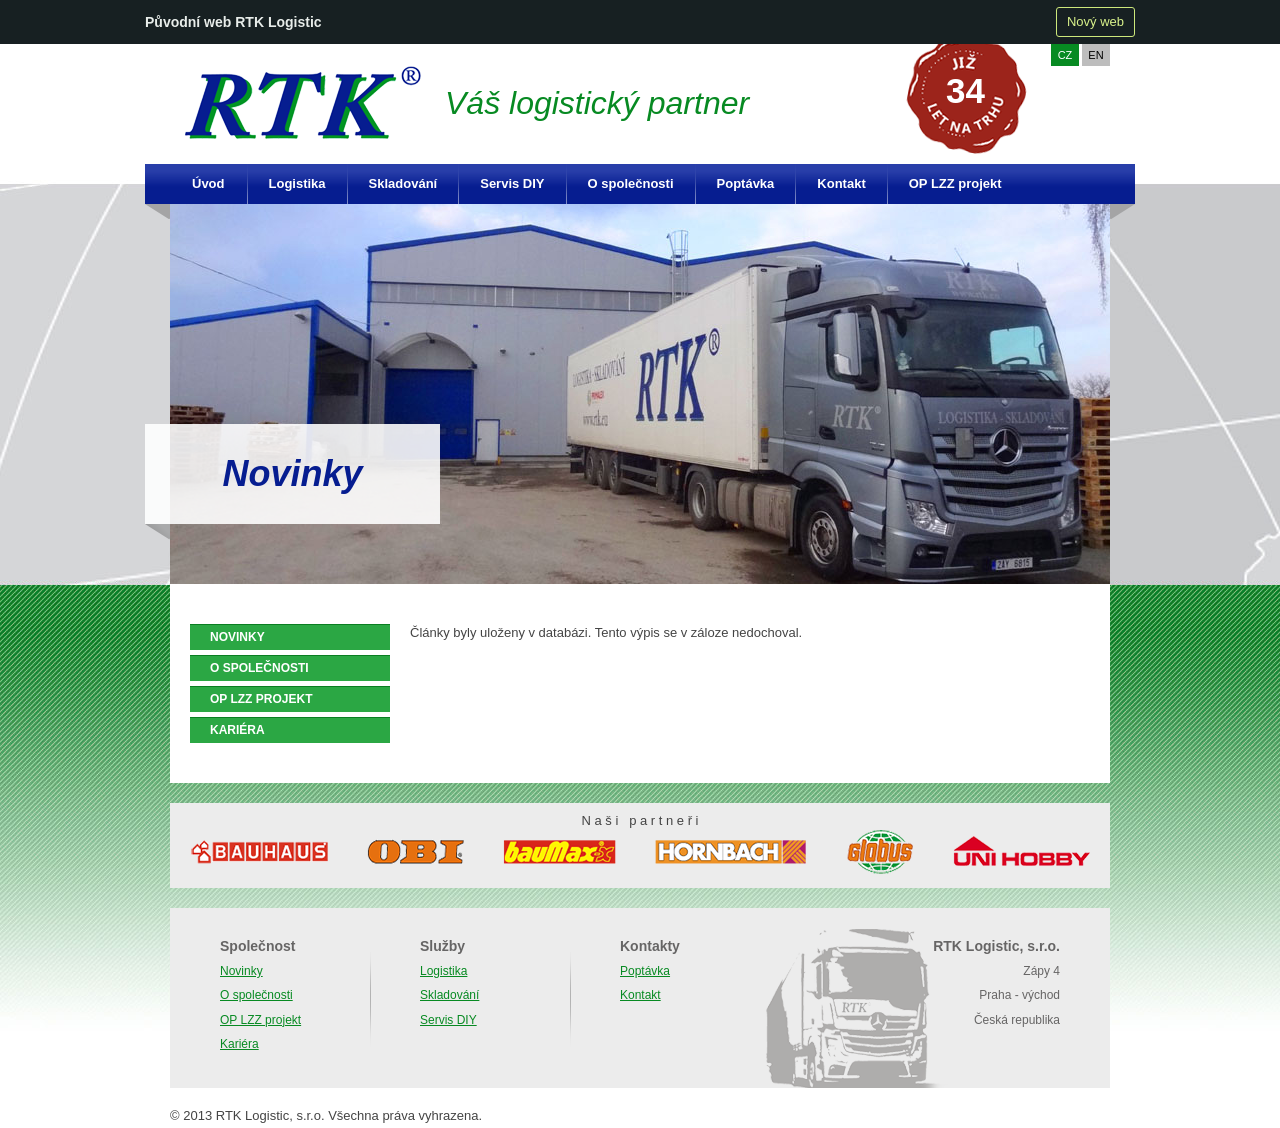
<file: puvodni/novinky.html>
<!doctype html>
<html lang="cs"><head><meta charset="utf-8">
<meta name="viewport" content="width=device-width,initial-scale=1">
<meta name="robots" content="noindex, nofollow">
<title>Novinky | Původní web RTK Logistic</title>
<link rel="stylesheet" href="css/rtk-logistic.css">
<link rel="stylesheet" href="css/nahled.css">
<script defer src="nahled.js"></script></head>
<body data-page="novinky">
<nav class="archive-bar" aria-label="Náhled původního webu">
  <span>Původní web RTK Logistic</span>
  <div><button class="view-zoom" type="button" aria-pressed="false">Zvětšit</button><a href="../index.html">Nový web</a></div>
</nav>
<div class="archive-window"><div class="historic-page"><div id="page-wrapper">
<div id="header">
    <p id="logo"><a href="index.html"><img src="img/blank.gif" width="280" height="120" alt="RTK Logistic, s.r.o." /></a></p>
    <div id="logo-nadpis">Váš logistický partner</div>
    <div id="logo-pecet">34</div>
    <div id="topmenu"><div id="topmenu-odkazy">
		<a class="topmenu-odkaz-aktivni" href="index.html">CZ</a>
		<a class="topmenu-odkaz" href="#jazyk">EN</a>
    </div></div>
  </div>
  <hr />
  <ul id="nav">
    <li class="odkaz-prvni"><a href="index.html" class="hlavni-odkaz">Úvod</a></li>
    <li class="odkaz"><a href="logistika.html" class="hlavni-odkaz">Logistika</a></li>
    <li class="odkaz"><a href="skladovani.html" class="hlavni-odkaz">Skladování</a></li>
    <li class="odkaz"><a href="servis-diy.html" class="hlavni-odkaz">Servis DIY</a></li>
    <li class="odkaz"><a href="o-spolecnosti.html" class="hlavni-odkaz">O společnosti</a></li>
    <li class="odkaz"><a href="poptavka.html" class="hlavni-odkaz">Poptávka</a></li>
    <li class="odkaz"><a href="kontakt.html" class="hlavni-odkaz">Kontakt</a></li>
    <li class="odkaz"><a href="op-lzz-projekt.html" class="hlavni-odkaz">OP LZZ projekt</a></li>
  </ul>  
  <hr />
    <div id="header-motiv">
      <div id="header-motiv-vlevo"><img src="img/blank.gif" width="25" height="1" alt="" /></div>
      <div id="header-motiv-stred"><img id="motiv" src="img/header-motiv.jpg" width="940" height="380" alt="" /></div>
      <div id="header-motiv-vpravo"><img src="img/blank.gif" width="25" height="1" alt="" /></div>
    </div><div class="clear"></div><div id="header-nadpis"><div id="header-nadpis-obsah">Novinky</div></div><hr /><div id="content-menu-bg">
  <div id="content">
  <div class="hlavni-text"><p class="archive-note">Články byly uloženy v databázi. Tento výpis se v záloze nedochoval.</p>
  </div>
  </div>
  <hr />
  <div id="left-column">
      <div id="left-menu">
        <ul>
         <li class="hlavni"><a href="novinky.html">NOVINKY</a></li>
         <li class="hlavni"><a href="o-spolecnosti.html">O SPOLEČNOSTI</a></li>
         <li class="hlavni"><a href="op-lzz-projekt.html">OP LZZ PROJEKT</a></li>
         <li class="hlavni"><a href="kariera.html">KARIÉRA</a></li>
        </ul>
      </div>
  </div>
  <div class="clear"></div>
  <hr />
</div><div id="footer-partneri"><div id="footer-partneri-obsah">N a š i &nbsp; p a r t n e ř i<br /><img src="img/footer-partneri.png" width="900" height="47" alt="" /></div></div>
 <div id="footer">
 <div id="tbl">
 <div id="tbl-box-prvni"><div class="tbl-box-obsah">
<div class="tbl-nadpis">Společnost</div>
<p><a href="novinky.html">Novinky</a></p>
<p><a href="o-spolecnosti.html">O společnosti</a></p>
<p><a href="op-lzz-projekt.html">OP LZZ projekt</a></p>
<p><a href="kariera.html">Kariéra</a></p>
 </div></div>
 <div class="tbl-box"><div class="tbl-box-obsah">
<div class="tbl-nadpis">Služby</div>
<p><a href="logistika.html">Logistika</a></p>
<p><a href="skladovani.html">Skladování</a></p>
<p><a href="servis-diy.html">Servis DIY</a></p>
 </div></div>
 <div class="tbl-box"><div class="tbl-box-obsah">
<div class="tbl-nadpis">Kontakty</div>
<p><a href="poptavka.html">Poptávka</a></p>
<p><a href="kontakt.html">Kontakt</a></p>
 </div></div>
 <div id="tbl-box-posledni"><div id="tbl-box-posledni-obsah">
<div class="tbl-nadpis">RTK Logistic, s.r.o.</div>
<p>Zápy 4</p>
<p>Praha - východ</p>
<p>Česká republika</p>
 </div></div>
 </div>
 <div id="footer-doplnek">&copy; 2013 RTK Logistic, s.r.o. Všechna práva vyhrazena.</div>
 <div id="footer-clear"></div>
 </div>
  <hr />
</div></div></div>
<dialog id="jazyk" class="archive-dialog" aria-labelledby="language-title"><h3 id="language-title" lang="en">English version is under construction.</h3><form method="dialog"><button>Zavřít okno</button></form></dialog>
</body></html>
</file>
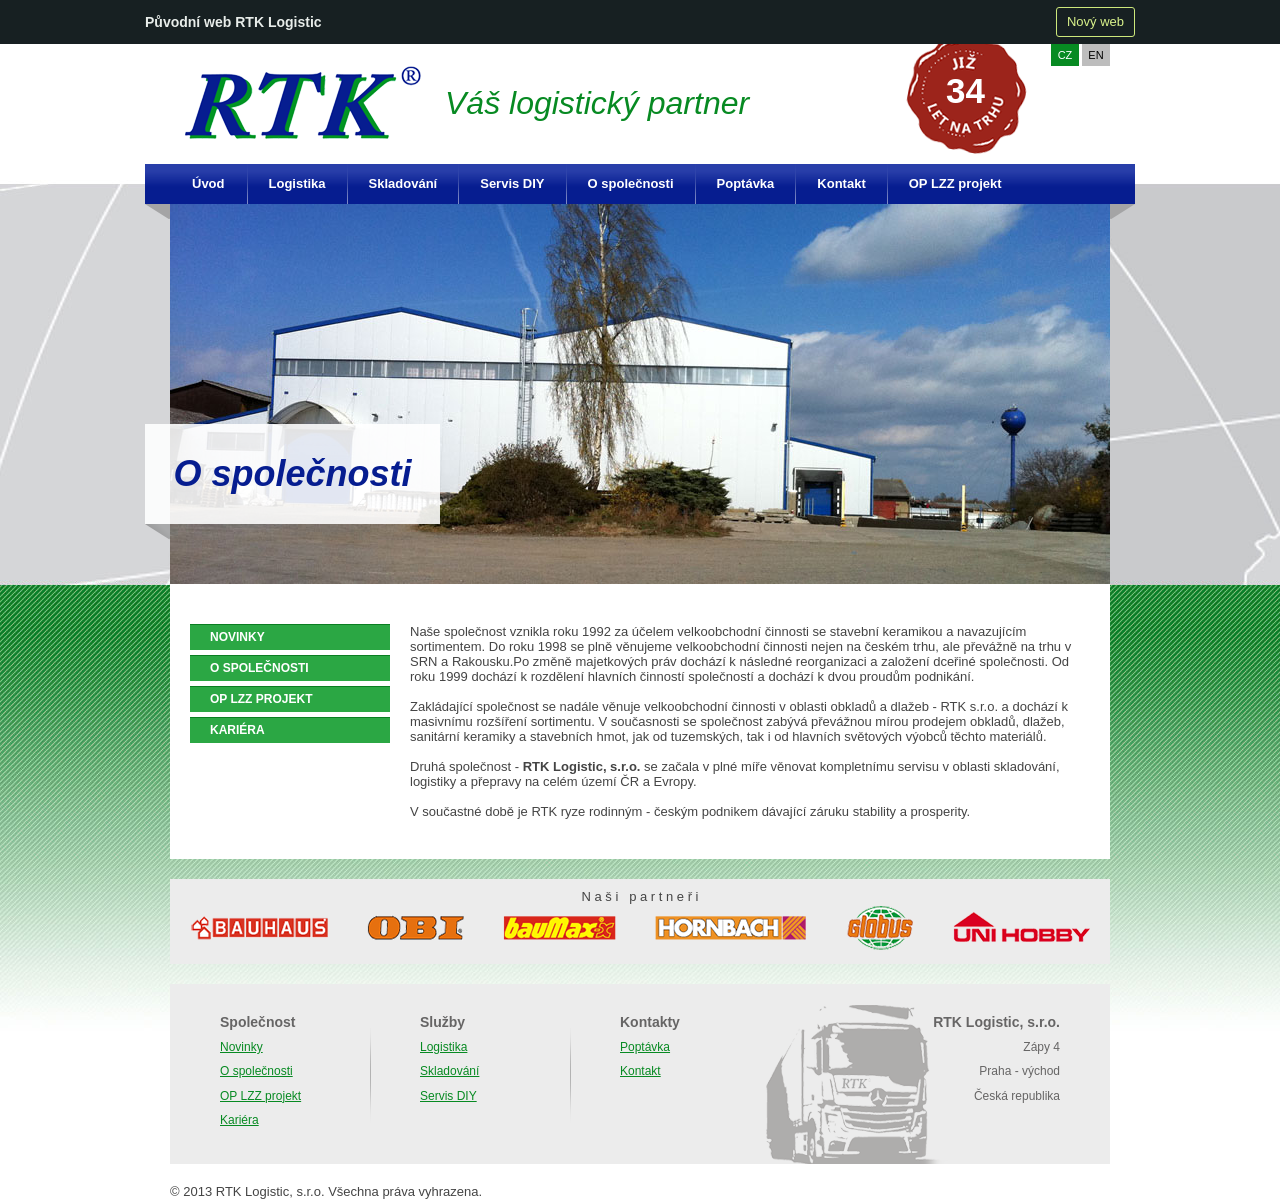
<file: puvodni/o-spolecnosti.html>
<!doctype html>
<html lang="cs"><head><meta charset="utf-8">
<meta name="viewport" content="width=device-width,initial-scale=1">
<meta name="robots" content="noindex, nofollow">
<title>O společnosti | Původní web RTK Logistic</title>
<link rel="stylesheet" href="css/rtk-logistic.css">
<link rel="stylesheet" href="css/nahled.css">
<script defer src="nahled.js"></script></head>
<body data-page="o-spolecnosti">
<nav class="archive-bar" aria-label="Náhled původního webu">
  <span>Původní web RTK Logistic</span>
  <div><button class="view-zoom" type="button" aria-pressed="false">Zvětšit</button><a href="../index.html">Nový web</a></div>
</nav>
<div class="archive-window"><div class="historic-page"><div id="page-wrapper">
<div id="header">
    <p id="logo"><a href="index.html"><img src="img/blank.gif" width="280" height="120" alt="RTK Logistic, s.r.o." /></a></p>
    <div id="logo-nadpis">Váš logistický partner</div>
    <div id="logo-pecet">34</div>
    <div id="topmenu"><div id="topmenu-odkazy">
		<a class="topmenu-odkaz-aktivni" href="index.html">CZ</a>
		<a class="topmenu-odkaz" href="#jazyk">EN</a>
    </div></div>
  </div>
  <hr />
  <ul id="nav">
    <li class="odkaz-prvni"><a href="index.html" class="hlavni-odkaz">Úvod</a></li>
    <li class="odkaz"><a href="logistika.html" class="hlavni-odkaz">Logistika</a></li>
    <li class="odkaz"><a href="skladovani.html" class="hlavni-odkaz">Skladování</a></li>
    <li class="odkaz"><a href="servis-diy.html" class="hlavni-odkaz">Servis DIY</a></li>
    <li class="odkaz"><a href="o-spolecnosti.html" class="hlavni-odkaz">O společnosti</a></li>
    <li class="odkaz"><a href="poptavka.html" class="hlavni-odkaz">Poptávka</a></li>
    <li class="odkaz"><a href="kontakt.html" class="hlavni-odkaz">Kontakt</a></li>
    <li class="odkaz"><a href="op-lzz-projekt.html" class="hlavni-odkaz">OP LZZ projekt</a></li>
  </ul>  
  <hr />
    <div id="header-motiv">
      <div id="header-motiv-vlevo"><img src="img/blank.gif" width="25" height="1" alt="" /></div>
      <div id="header-motiv-stred"><img id="motiv" src="img/header-motiv5.jpg" width="940" height="380" alt="" /></div>
      <div id="header-motiv-vpravo"><img src="img/blank.gif" width="25" height="1" alt="" /></div>
    </div><div class="clear"></div><div id="header-nadpis"><div id="header-nadpis-obsah">O společnosti</div></div><hr /><div id="content-menu-bg">
  <div id="content">
  <div class="hlavni-text">
Naše společnost vznikla roku 1992 za účelem velkoobchodní činnosti se stavební keramikou a navazujícím sortimentem. Do roku 1998 se plně
věnujeme velkoobchodní činnosti nejen na českém trhu, ale převážně na trhu v SRN a Rakousku.Po změně majetkových práv dochází k následné
reorganizaci a založení dceřiné společnosti. Od roku 1999 dochází k rozdělení hlavních činností společností a dochází k dvou proudům podnikání.
<br /><br />
Zakládající společnost se nadále věnuje velkoobchodní činnosti v oblasti obkladů a dlažeb - RTK s.r.o. a dochází k masivnímu rozšíření sortimentu.
V současnosti se společnost zabývá převážnou mírou prodejem obkladů, dlažeb, sanitární keramiky a stavebních hmot, jak od tuzemských,
tak i od hlavních světových výobců těchto materiálů.
<br /><br />
Druhá společnost - <b>RTK Logistic, s.r.o.</b> se začala v plné míře věnovat kompletnímu servisu v oblasti skladování, logistiky a přepravy
na celém území ČR a Evropy.
<br /><br />
V součastné době je RTK ryze rodinným - českým podnikem dávající záruku stability a prosperity.
  </div>
  </div>
  <hr />
  <div id="left-column">
      <div id="left-menu">
        <ul>
         <li class="hlavni"><a href="novinky.html">NOVINKY</a></li>
         <li class="hlavni"><a href="o-spolecnosti.html">O SPOLEČNOSTI</a></li>
         <li class="hlavni"><a href="op-lzz-projekt.html">OP LZZ PROJEKT</a></li>
         <li class="hlavni"><a href="kariera.html">KARIÉRA</a></li>
        </ul>
      </div>
  </div>
  <div class="clear"></div>
  <hr />
</div><div id="footer-partneri"><div id="footer-partneri-obsah">N a š i &nbsp; p a r t n e ř i<br /><img src="img/footer-partneri.png" width="900" height="47" alt="" /></div></div>
 <div id="footer">
 <div id="tbl">
 <div id="tbl-box-prvni"><div class="tbl-box-obsah">
<div class="tbl-nadpis">Společnost</div>
<p><a href="novinky.html">Novinky</a></p>
<p><a href="o-spolecnosti.html">O společnosti</a></p>
<p><a href="op-lzz-projekt.html">OP LZZ projekt</a></p>
<p><a href="kariera.html">Kariéra</a></p>
 </div></div>
 <div class="tbl-box"><div class="tbl-box-obsah">
<div class="tbl-nadpis">Služby</div>
<p><a href="logistika.html">Logistika</a></p>
<p><a href="skladovani.html">Skladování</a></p>
<p><a href="servis-diy.html">Servis DIY</a></p>
 </div></div>
 <div class="tbl-box"><div class="tbl-box-obsah">
<div class="tbl-nadpis">Kontakty</div>
<p><a href="poptavka.html">Poptávka</a></p>
<p><a href="kontakt.html">Kontakt</a></p>
 </div></div>
 <div id="tbl-box-posledni"><div id="tbl-box-posledni-obsah">
<div class="tbl-nadpis">RTK Logistic, s.r.o.</div>
<p>Zápy 4</p>
<p>Praha - východ</p>
<p>Česká republika</p>
 </div></div>
 </div>
 <div id="footer-doplnek">&copy; 2013 RTK Logistic, s.r.o. Všechna práva vyhrazena.</div>
 <div id="footer-clear"></div>
 </div>
  <hr />
</div></div></div>
<dialog id="jazyk" class="archive-dialog" aria-labelledby="language-title"><h3 id="language-title" lang="en">English version is under construction.</h3><form method="dialog"><button>Zavřít okno</button></form></dialog>
</body></html>
</file>
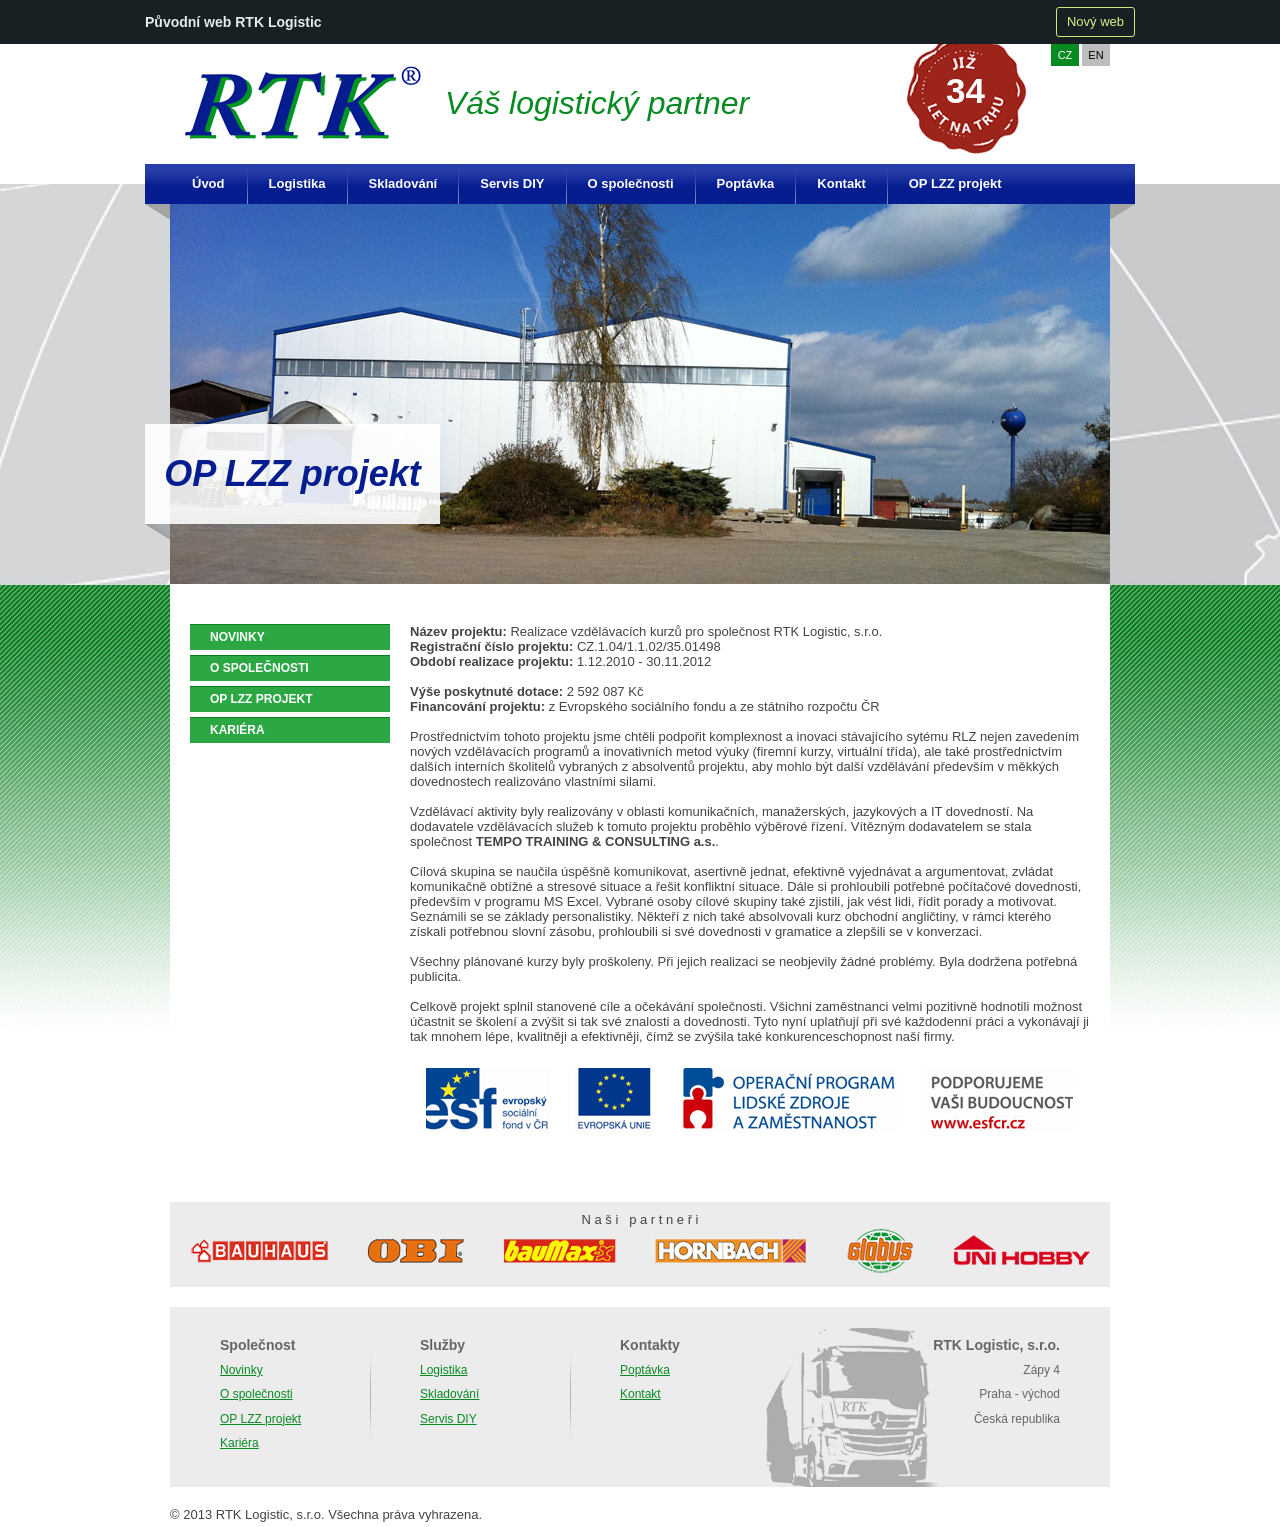
<file: puvodni/op-lzz-projekt.html>
<!doctype html>
<html lang="cs"><head><meta charset="utf-8">
<meta name="viewport" content="width=device-width,initial-scale=1">
<meta name="robots" content="noindex, nofollow">
<title>OP LZZ projekt | Původní web RTK Logistic</title>
<link rel="stylesheet" href="css/rtk-logistic.css">
<link rel="stylesheet" href="css/nahled.css">
<script defer src="nahled.js"></script></head>
<body data-page="op-lzz-projekt">
<nav class="archive-bar" aria-label="Náhled původního webu">
  <span>Původní web RTK Logistic</span>
  <div><button class="view-zoom" type="button" aria-pressed="false">Zvětšit</button><a href="../index.html">Nový web</a></div>
</nav>
<div class="archive-window"><div class="historic-page"><div id="page-wrapper">
<div id="header">
    <p id="logo"><a href="index.html"><img src="img/blank.gif" width="280" height="120" alt="RTK Logistic, s.r.o." /></a></p>
    <div id="logo-nadpis">Váš logistický partner</div>
    <div id="logo-pecet">34</div>
    <div id="topmenu"><div id="topmenu-odkazy">
		<a class="topmenu-odkaz-aktivni" href="index.html">CZ</a>
		<a class="topmenu-odkaz" href="#jazyk">EN</a>
    </div></div>
  </div>
  <hr />
  <ul id="nav">
    <li class="odkaz-prvni"><a href="index.html" class="hlavni-odkaz">Úvod</a></li>
    <li class="odkaz"><a href="logistika.html" class="hlavni-odkaz">Logistika</a></li>
    <li class="odkaz"><a href="skladovani.html" class="hlavni-odkaz">Skladování</a></li>
    <li class="odkaz"><a href="servis-diy.html" class="hlavni-odkaz">Servis DIY</a></li>
    <li class="odkaz"><a href="o-spolecnosti.html" class="hlavni-odkaz">O společnosti</a></li>
    <li class="odkaz"><a href="poptavka.html" class="hlavni-odkaz">Poptávka</a></li>
    <li class="odkaz"><a href="kontakt.html" class="hlavni-odkaz">Kontakt</a></li>
    <li class="odkaz"><a href="op-lzz-projekt.html" class="hlavni-odkaz">OP LZZ projekt</a></li>
  </ul>  
  <hr />
    <div id="header-motiv">
      <div id="header-motiv-vlevo"><img src="img/blank.gif" width="25" height="1" alt="" /></div>
      <div id="header-motiv-stred"><img id="motiv" src="img/header-motiv5.jpg" width="940" height="380" alt="" /></div>
      <div id="header-motiv-vpravo"><img src="img/blank.gif" width="25" height="1" alt="" /></div>
    </div><div class="clear"></div><div id="header-nadpis"><div id="header-nadpis-obsah">OP LZZ projekt</div></div><hr /><div id="content-menu-bg">
  <div id="content">
  <div class="hlavni-text">
<b>Název projektu:</b> Realizace vzdělávacích kurzů pro společnost RTK Logistic, s.r.o.<br />
<b>Registrační číslo projektu:</b> CZ.1.04/1.1.02/35.01498<br />
<b>Období realizace projektu:</b> 1.12.2010 - 30.11.2012
<br /><br />
<b>Výše poskytnuté dotace:</b> 2 592 087 Kč<br />
<b>Financování projektu:</b> z Evropského sociálního fondu a ze státního rozpočtu ČR
<br /><br />
Prostřednictvím tohoto projektu jsme chtěli podpořit komplexnost a inovaci stávajícího sytému RLZ nejen zavedením nových vzdělávacích programů
a inovativních metod výuky (firemní kurzy, virtuální třída), ale také prostřednictvím dalších interních školitelů vybraných z absolventů projektu,
aby mohlo být další vzdělávání především v měkkých dovednostech realizováno vlastními silami.
<br /><br />
Vzdělávací aktivity byly realizovány v oblasti komunikačních, manažerských, jazykových a IT dovedností. Na dodavatele vzdělávacích služeb
k tomuto projektu proběhlo výběrové řízení. Vítězným dodavatelem se stala společnost <b>TEMPO TRAINING & CONSULTING a.s.</b>.
<br /><br />
Cílová skupina se naučila úspěšně komunikovat, asertivně jednat, efektivně vyjednávat a argumentovat, zvládat komunikačně obtížné a stresové
situace a řešit konfliktní situace. Dále si prohloubili potřebné počítačové dovednosti, především v programu MS Excel. Vybrané osoby cílové
skupiny také zjistili, jak vést lidi, řídit porady a motivovat. Seznámili se se základy personalistiky. Někteří z nich také absolvovali kurz
obchodní angličtiny, v rámci kterého získali potřebnou slovní zásobu, prohloubili si své dovednosti v gramatice a zlepšili se v konverzaci.
<br /><br />
Všechny plánované kurzy byly proškoleny. Při jejich realizaci se neobjevily žádné problémy. Byla dodržena potřebná publicita.
<br /><br />
Celkově projekt splnil stanovené cíle a očekávání společnosti. Všichni zaměstnanci velmi pozitivně hodnotili možnost účastnit se školení
a zvýšit si tak své znalosti a dovednosti. Tyto nyní uplatňují při své každodenní práci a vykonávají ji tak mnohem lépe, kvalitněji a efektivněji,
čímž se zvýšila také konkurenceschopnost naší firmy.
<br /><br />
<table class="tbl-vypis">
<tr>
 <td class="stred"><img src="img/op-lzz-projekt/logo-esf.gif" width="128" height="66" alt="Evropský sociální fond v ČR" /></td>
 <td class="stred"><img src="img/op-lzz-projekt/logo-eu.gif" width="81" height="66" alt="Evropská unie" /></td>
 <td class="stred"><img src="img/op-lzz-projekt/logo-operacni.gif" width="217" height="66" alt="Operační program lidské zdroje a zaměstnanost" /></td>
 <td class="stred"><a href="http://www.esfcr.cz" target="_blank" rel="noopener"><img src="img/op-lzz-projekt/logo-podporujeme.gif" width="150" height="66" alt="Podporujeme vaši budoucnost" /></a></td>
 </tr>
</table>
  </div>
  </div>
  <hr />
  <div id="left-column">
      <div id="left-menu">
        <ul>
         <li class="hlavni"><a href="novinky.html">NOVINKY</a></li>
         <li class="hlavni"><a href="o-spolecnosti.html">O SPOLEČNOSTI</a></li>
         <li class="hlavni"><a href="op-lzz-projekt.html">OP LZZ PROJEKT</a></li>
         <li class="hlavni"><a href="kariera.html">KARIÉRA</a></li>
        </ul>
      </div>
  </div>
  <div class="clear"></div>
  <hr />
</div><div id="footer-partneri"><div id="footer-partneri-obsah">N a š i &nbsp; p a r t n e ř i<br /><img src="img/footer-partneri.png" width="900" height="47" alt="" /></div></div>
 <div id="footer">
 <div id="tbl">
 <div id="tbl-box-prvni"><div class="tbl-box-obsah">
<div class="tbl-nadpis">Společnost</div>
<p><a href="novinky.html">Novinky</a></p>
<p><a href="o-spolecnosti.html">O společnosti</a></p>
<p><a href="op-lzz-projekt.html">OP LZZ projekt</a></p>
<p><a href="kariera.html">Kariéra</a></p>
 </div></div>
 <div class="tbl-box"><div class="tbl-box-obsah">
<div class="tbl-nadpis">Služby</div>
<p><a href="logistika.html">Logistika</a></p>
<p><a href="skladovani.html">Skladování</a></p>
<p><a href="servis-diy.html">Servis DIY</a></p>
 </div></div>
 <div class="tbl-box"><div class="tbl-box-obsah">
<div class="tbl-nadpis">Kontakty</div>
<p><a href="poptavka.html">Poptávka</a></p>
<p><a href="kontakt.html">Kontakt</a></p>
 </div></div>
 <div id="tbl-box-posledni"><div id="tbl-box-posledni-obsah">
<div class="tbl-nadpis">RTK Logistic, s.r.o.</div>
<p>Zápy 4</p>
<p>Praha - východ</p>
<p>Česká republika</p>
 </div></div>
 </div>
 <div id="footer-doplnek">&copy; 2013 RTK Logistic, s.r.o. Všechna práva vyhrazena.</div>
 <div id="footer-clear"></div>
 </div>
  <hr />
</div></div></div>
<dialog id="jazyk" class="archive-dialog" aria-labelledby="language-title"><h3 id="language-title" lang="en">English version is under construction.</h3><form method="dialog"><button>Zavřít okno</button></form></dialog>
</body></html>
</file>
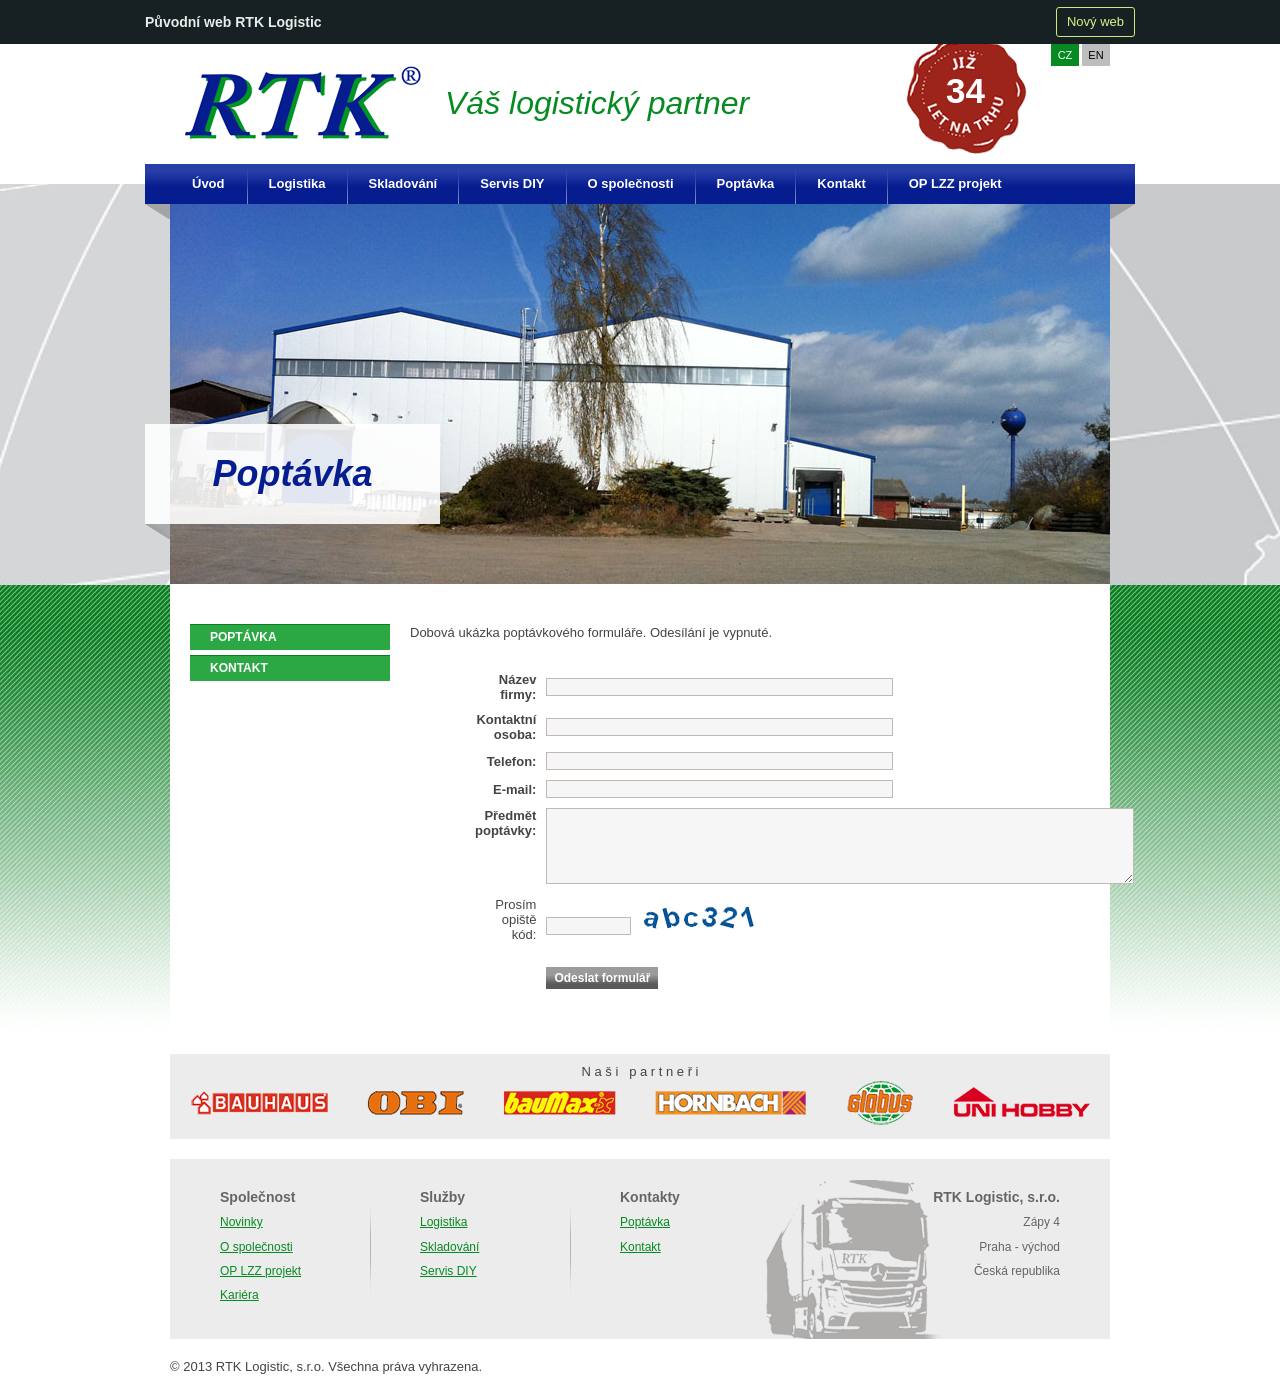
<file: puvodni/poptavka.html>
<!doctype html>
<html lang="cs"><head><meta charset="utf-8">
<meta name="viewport" content="width=device-width,initial-scale=1">
<meta name="robots" content="noindex, nofollow">
<title>Poptávka | Původní web RTK Logistic</title>
<link rel="stylesheet" href="css/rtk-logistic.css">
<link rel="stylesheet" href="css/nahled.css">
<script defer src="nahled.js"></script></head>
<body data-page="poptavka">
<nav class="archive-bar" aria-label="Náhled původního webu">
  <span>Původní web RTK Logistic</span>
  <div><button class="view-zoom" type="button" aria-pressed="false">Zvětšit</button><a href="../index.html">Nový web</a></div>
</nav>
<div class="archive-window"><div class="historic-page"><div id="page-wrapper">
<div id="header">
    <p id="logo"><a href="index.html"><img src="img/blank.gif" width="280" height="120" alt="RTK Logistic, s.r.o." /></a></p>
    <div id="logo-nadpis">Váš logistický partner</div>
    <div id="logo-pecet">34</div>
    <div id="topmenu"><div id="topmenu-odkazy">
		<a class="topmenu-odkaz-aktivni" href="index.html">CZ</a>
		<a class="topmenu-odkaz" href="#jazyk">EN</a>
    </div></div>
  </div>
  <hr />
  <ul id="nav">
    <li class="odkaz-prvni"><a href="index.html" class="hlavni-odkaz">Úvod</a></li>
    <li class="odkaz"><a href="logistika.html" class="hlavni-odkaz">Logistika</a></li>
    <li class="odkaz"><a href="skladovani.html" class="hlavni-odkaz">Skladování</a></li>
    <li class="odkaz"><a href="servis-diy.html" class="hlavni-odkaz">Servis DIY</a></li>
    <li class="odkaz"><a href="o-spolecnosti.html" class="hlavni-odkaz">O společnosti</a></li>
    <li class="odkaz"><a href="poptavka.html" class="hlavni-odkaz">Poptávka</a></li>
    <li class="odkaz"><a href="kontakt.html" class="hlavni-odkaz">Kontakt</a></li>
    <li class="odkaz"><a href="op-lzz-projekt.html" class="hlavni-odkaz">OP LZZ projekt</a></li>
  </ul>  
  <hr />
    <div id="header-motiv">
      <div id="header-motiv-vlevo"><img src="img/blank.gif" width="25" height="1" alt="" /></div>
      <div id="header-motiv-stred"><img id="motiv" src="img/header-motiv5.jpg" width="940" height="380" alt="" /></div>
      <div id="header-motiv-vpravo"><img src="img/blank.gif" width="25" height="1" alt="" /></div>
    </div><div class="clear"></div><div id="header-nadpis"><div id="header-nadpis-obsah">Poptávka</div></div><hr /><div id="content-menu-bg">
  <div id="content">
  <div class="hlavni-text">
<p class="archive-note">Dobová ukázka poptávkového formuláře. Odesílání je vypnuté.</p><fieldset disabled aria-label="Historický poptávkový formulář">
<div class="tbl-kontakt-stred">
<table class="tbl-formular">
<tr>
 <td class="vpravo"><b>Název firmy:</b></td>
 <td><input class="input" type="text" name="nazev_firmy" size="47" /></td>
</tr>
<tr>
 <td class="vpravo"><b>Kontaktní osoba:</b></td>
 <td><input class="input" type="text" name="kontaktni_osoba" size="47" /></td>
</tr>
<tr>
 <td class="vpravo"><b>Telefon:</b></td>
 <td><input class="input" type="text" name="telefon" size="47" /></td>
</tr>
<tr>
 <td class="vpravo"><b>E-mail:</b></td>
 <td><input class="input" type="text" name="email" size="47" /></td>
</tr>
<tr valign="top">
 <td class="vpravo"><b>Předmět poptávky:</b></td>
 <td><textarea class="input" cols="80" rows="5" name="predmet_poptavky"></textarea></td>
</tr>
<tr>
 <td class="vpravo">Prosím opiště kód:</td>
 <td><input class="input" type="text" name="kod" size="10" /> &nbsp;&nbsp;<img src="img/kod.gif" width="113" height="25" alt="" /></td>
</tr>
<tr>
 <td>&nbsp;</td>
 <td><br /><input class="submit" type="button" value="Odeslat formulář" /></td>
</tr>
</table>
</div>
</fieldset>
  </div>
  </div>
  <hr />
  <div id="left-column">
      <div id="left-menu">
        <ul>
         <li class="hlavni"><a href="poptavka.html">POPTÁVKA</a></li>
         <li class="hlavni"><a href="kontakt.html">KONTAKT</a></li>
        </ul>
      </div>
  </div>
  <div class="clear"></div>
  <hr />
</div><div id="footer-partneri"><div id="footer-partneri-obsah">N a š i &nbsp; p a r t n e ř i<br /><img src="img/footer-partneri.png" width="900" height="47" alt="" /></div></div>
 <div id="footer">
 <div id="tbl">
 <div id="tbl-box-prvni"><div class="tbl-box-obsah">
<div class="tbl-nadpis">Společnost</div>
<p><a href="novinky.html">Novinky</a></p>
<p><a href="o-spolecnosti.html">O společnosti</a></p>
<p><a href="op-lzz-projekt.html">OP LZZ projekt</a></p>
<p><a href="kariera.html">Kariéra</a></p>
 </div></div>
 <div class="tbl-box"><div class="tbl-box-obsah">
<div class="tbl-nadpis">Služby</div>
<p><a href="logistika.html">Logistika</a></p>
<p><a href="skladovani.html">Skladování</a></p>
<p><a href="servis-diy.html">Servis DIY</a></p>
 </div></div>
 <div class="tbl-box"><div class="tbl-box-obsah">
<div class="tbl-nadpis">Kontakty</div>
<p><a href="poptavka.html">Poptávka</a></p>
<p><a href="kontakt.html">Kontakt</a></p>
 </div></div>
 <div id="tbl-box-posledni"><div id="tbl-box-posledni-obsah">
<div class="tbl-nadpis">RTK Logistic, s.r.o.</div>
<p>Zápy 4</p>
<p>Praha - východ</p>
<p>Česká republika</p>
 </div></div>
 </div>
 <div id="footer-doplnek">&copy; 2013 RTK Logistic, s.r.o. Všechna práva vyhrazena.</div>
 <div id="footer-clear"></div>
 </div>
  <hr />
</div></div></div>
<dialog id="jazyk" class="archive-dialog" aria-labelledby="language-title"><h3 id="language-title" lang="en">English version is under construction.</h3><form method="dialog"><button>Zavřít okno</button></form></dialog>
</body></html>
</file>
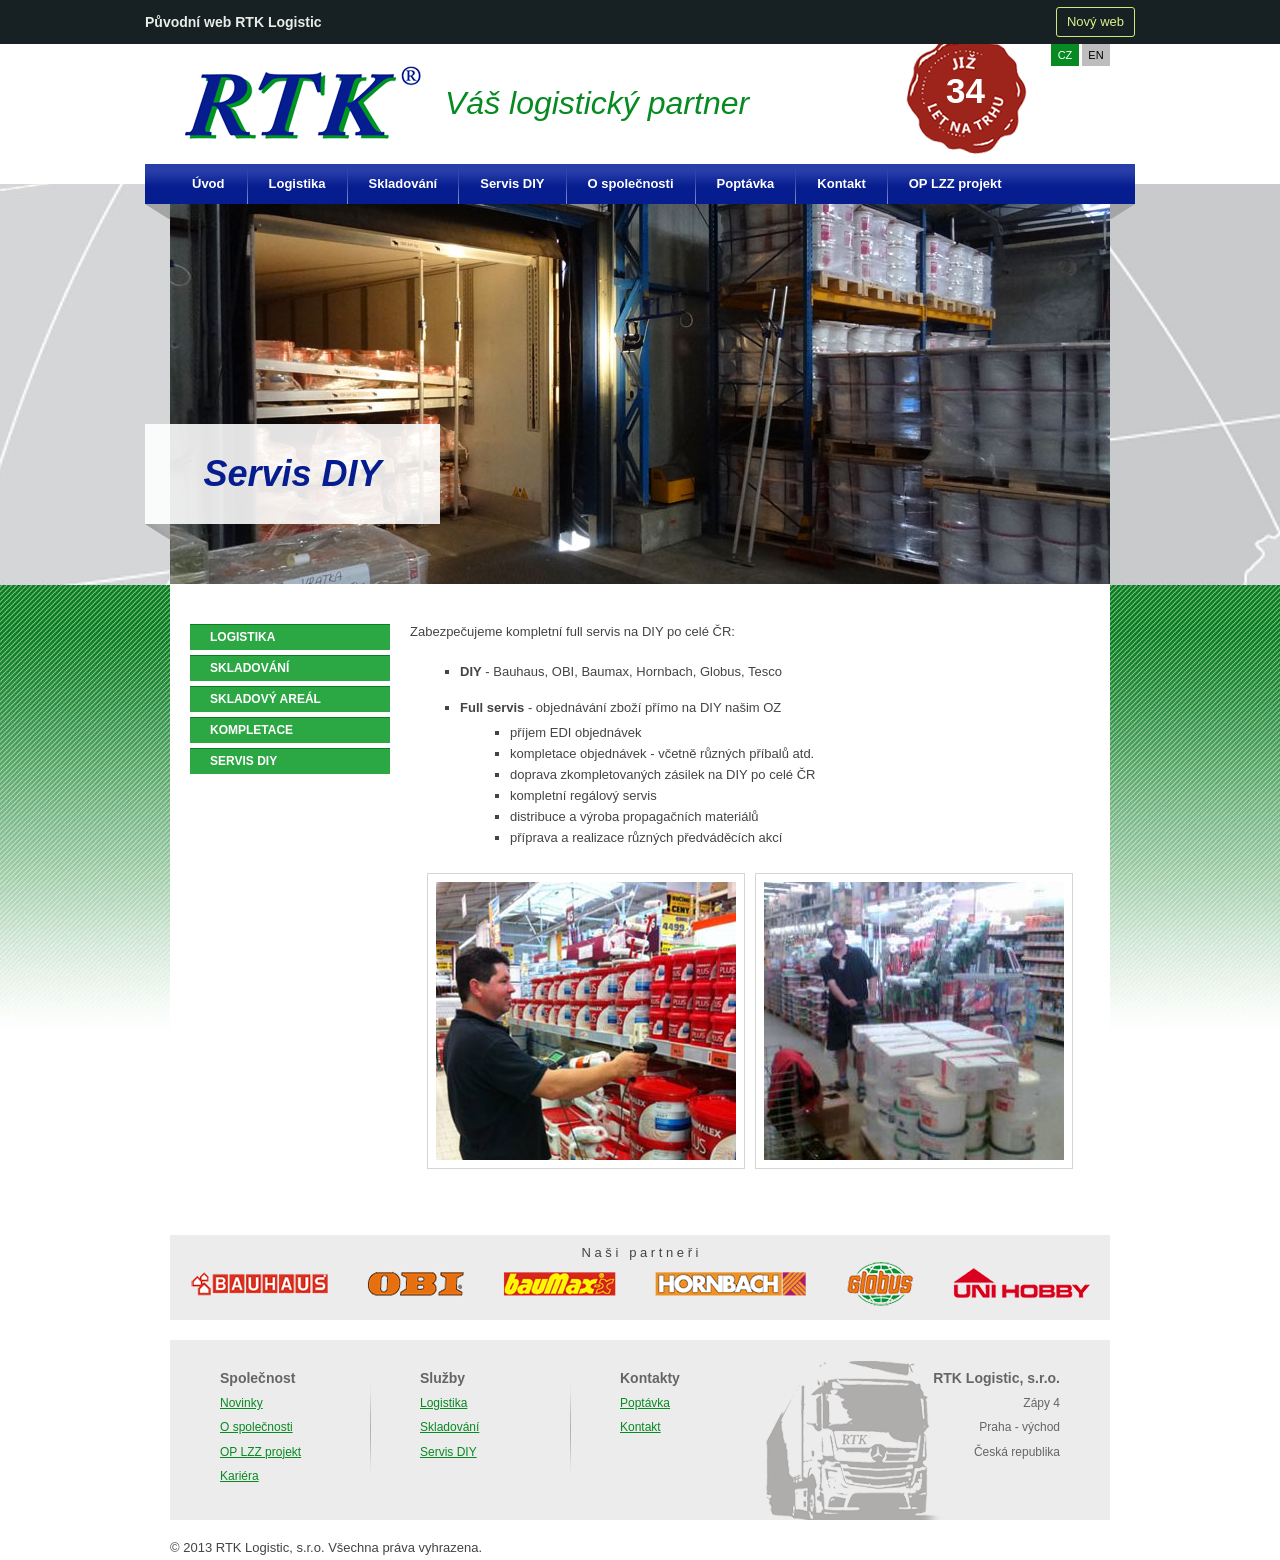
<file: puvodni/servis-diy.html>
<!doctype html>
<html lang="cs"><head><meta charset="utf-8">
<meta name="viewport" content="width=device-width,initial-scale=1">
<meta name="robots" content="noindex, nofollow">
<title>Servis DIY | Původní web RTK Logistic</title>
<link rel="stylesheet" href="css/rtk-logistic.css">
<link rel="stylesheet" href="css/nahled.css">
<script defer src="nahled.js"></script></head>
<body data-page="servis-diy">
<nav class="archive-bar" aria-label="Náhled původního webu">
  <span>Původní web RTK Logistic</span>
  <div><button class="view-zoom" type="button" aria-pressed="false">Zvětšit</button><a href="../index.html">Nový web</a></div>
</nav>
<div class="archive-window"><div class="historic-page"><div id="page-wrapper">
<div id="header">
    <p id="logo"><a href="index.html"><img src="img/blank.gif" width="280" height="120" alt="RTK Logistic, s.r.o." /></a></p>
    <div id="logo-nadpis">Váš logistický partner</div>
    <div id="logo-pecet">34</div>
    <div id="topmenu"><div id="topmenu-odkazy">
		<a class="topmenu-odkaz-aktivni" href="index.html">CZ</a>
		<a class="topmenu-odkaz" href="#jazyk">EN</a>
    </div></div>
  </div>
  <hr />
  <ul id="nav">
    <li class="odkaz-prvni"><a href="index.html" class="hlavni-odkaz">Úvod</a></li>
    <li class="odkaz"><a href="logistika.html" class="hlavni-odkaz">Logistika</a></li>
    <li class="odkaz"><a href="skladovani.html" class="hlavni-odkaz">Skladování</a></li>
    <li class="odkaz"><a href="servis-diy.html" class="hlavni-odkaz">Servis DIY</a></li>
    <li class="odkaz"><a href="o-spolecnosti.html" class="hlavni-odkaz">O společnosti</a></li>
    <li class="odkaz"><a href="poptavka.html" class="hlavni-odkaz">Poptávka</a></li>
    <li class="odkaz"><a href="kontakt.html" class="hlavni-odkaz">Kontakt</a></li>
    <li class="odkaz"><a href="op-lzz-projekt.html" class="hlavni-odkaz">OP LZZ projekt</a></li>
  </ul>  
  <hr />
    <div id="header-motiv">
      <div id="header-motiv-vlevo"><img src="img/blank.gif" width="25" height="1" alt="" /></div>
      <div id="header-motiv-stred"><img id="motiv" src="img/header-motiv2.jpg" width="940" height="380" alt="" /></div>
      <div id="header-motiv-vpravo"><img src="img/blank.gif" width="25" height="1" alt="" /></div>
    </div><div class="clear"></div><div id="header-nadpis"><div id="header-nadpis-obsah">Servis DIY</div></div><hr /><div id="content-menu-bg">
  <div id="content">
  <div class="hlavni-text">
Zabezpečujeme kompletní full servis na DIY po celé ČR:
<br /><br />
<ul class="seznam">
<li><b>DIY</b> - Bauhaus, OBI, Baumax, Hornbach, Globus, Tesco<br /><br /></li>
<li><b>Full servis</b> - objednávání zboží přímo na DIY našim OZ
	<ul class="seznam">
	<li>příjem EDI objednávek</li>
	<li>kompletace objednávek - včetně různých příbalů atd.</li>
	<li>doprava zkompletovaných zásilek na DIY po celé ČR</li>
	<li>kompletní regálový servis</li>
	<li>distribuce a výroba propagačních materiálů</li>
	<li>příprava a realizace různých předváděcích akcí</li>
	</ul>
</li>
</ul>
<br />
<div class="fotky">
<img src="img/servis-diy/foto1.jpg" width="300" height="278" alt="" />
<img src="img/servis-diy/foto2.jpg" width="300" height="278" alt="" />
</div>
  </div>
  </div>
  <hr />
  <div id="left-column">
      <div id="left-menu">
        <ul>
         <li class="hlavni"><a href="logistika.html">LOGISTIKA</a></li>
         <li class="hlavni"><a href="skladovani.html">SKLADOVÁNÍ</a></li>
         <li class="hlavni"><a href="skladovy-areal.html">SKLADOVÝ AREÁL</a></li>
         <li class="hlavni"><a href="kompletace.html">KOMPLETACE</a></li>
         <li class="hlavni"><a href="servis-diy.html">SERVIS DIY</a></li>
        </ul>
      </div>
  </div>
  <div class="clear"></div>
  <hr />
</div><div id="footer-partneri"><div id="footer-partneri-obsah">N a š i &nbsp; p a r t n e ř i<br /><img src="img/footer-partneri.png" width="900" height="47" alt="" /></div></div>
 <div id="footer">
 <div id="tbl">
 <div id="tbl-box-prvni"><div class="tbl-box-obsah">
<div class="tbl-nadpis">Společnost</div>
<p><a href="novinky.html">Novinky</a></p>
<p><a href="o-spolecnosti.html">O společnosti</a></p>
<p><a href="op-lzz-projekt.html">OP LZZ projekt</a></p>
<p><a href="kariera.html">Kariéra</a></p>
 </div></div>
 <div class="tbl-box"><div class="tbl-box-obsah">
<div class="tbl-nadpis">Služby</div>
<p><a href="logistika.html">Logistika</a></p>
<p><a href="skladovani.html">Skladování</a></p>
<p><a href="servis-diy.html">Servis DIY</a></p>
 </div></div>
 <div class="tbl-box"><div class="tbl-box-obsah">
<div class="tbl-nadpis">Kontakty</div>
<p><a href="poptavka.html">Poptávka</a></p>
<p><a href="kontakt.html">Kontakt</a></p>
 </div></div>
 <div id="tbl-box-posledni"><div id="tbl-box-posledni-obsah">
<div class="tbl-nadpis">RTK Logistic, s.r.o.</div>
<p>Zápy 4</p>
<p>Praha - východ</p>
<p>Česká republika</p>
 </div></div>
 </div>
 <div id="footer-doplnek">&copy; 2013 RTK Logistic, s.r.o. Všechna práva vyhrazena.</div>
 <div id="footer-clear"></div>
 </div>
  <hr />
</div></div></div>
<dialog id="jazyk" class="archive-dialog" aria-labelledby="language-title"><h3 id="language-title" lang="en">English version is under construction.</h3><form method="dialog"><button>Zavřít okno</button></form></dialog>
</body></html>
</file>
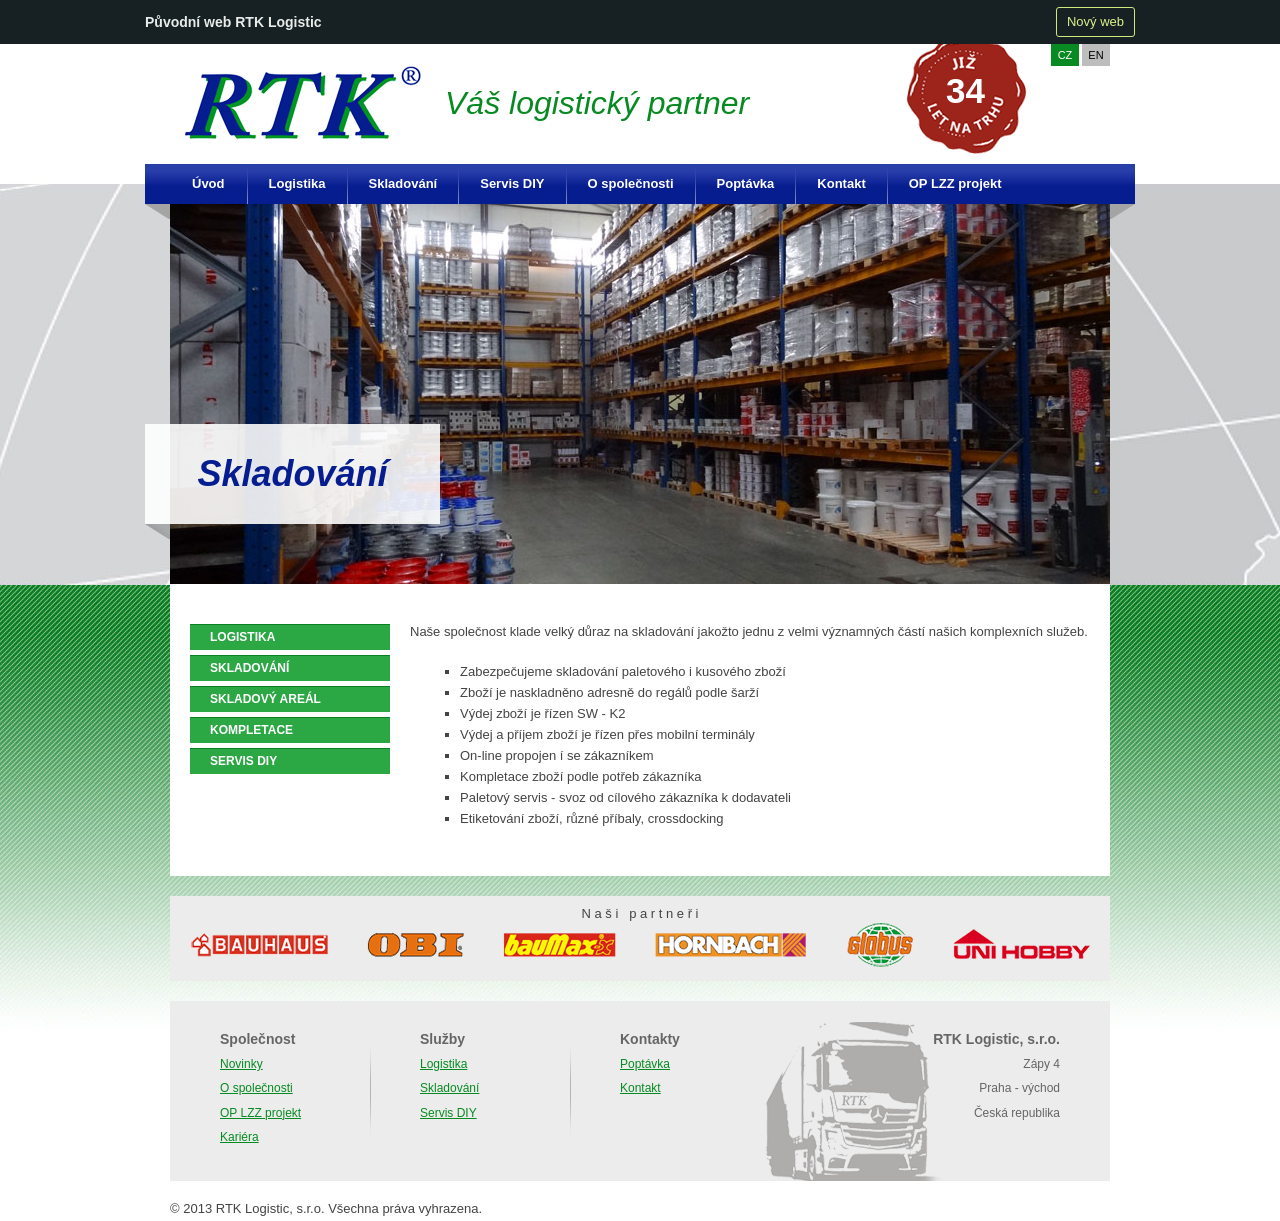
<file: puvodni/skladovani.html>
<!doctype html>
<html lang="cs"><head><meta charset="utf-8">
<meta name="viewport" content="width=device-width,initial-scale=1">
<meta name="robots" content="noindex, nofollow">
<title>Skladování | Původní web RTK Logistic</title>
<link rel="stylesheet" href="css/rtk-logistic.css">
<link rel="stylesheet" href="css/nahled.css">
<script defer src="nahled.js"></script></head>
<body data-page="skladovani">
<nav class="archive-bar" aria-label="Náhled původního webu">
  <span>Původní web RTK Logistic</span>
  <div><button class="view-zoom" type="button" aria-pressed="false">Zvětšit</button><a href="../index.html">Nový web</a></div>
</nav>
<div class="archive-window"><div class="historic-page"><div id="page-wrapper">
<div id="header">
    <p id="logo"><a href="index.html"><img src="img/blank.gif" width="280" height="120" alt="RTK Logistic, s.r.o." /></a></p>
    <div id="logo-nadpis">Váš logistický partner</div>
    <div id="logo-pecet">34</div>
    <div id="topmenu"><div id="topmenu-odkazy">
		<a class="topmenu-odkaz-aktivni" href="index.html">CZ</a>
		<a class="topmenu-odkaz" href="#jazyk">EN</a>
    </div></div>
  </div>
  <hr />
  <ul id="nav">
    <li class="odkaz-prvni"><a href="index.html" class="hlavni-odkaz">Úvod</a></li>
    <li class="odkaz"><a href="logistika.html" class="hlavni-odkaz">Logistika</a></li>
    <li class="odkaz"><a href="skladovani.html" class="hlavni-odkaz">Skladování</a></li>
    <li class="odkaz"><a href="servis-diy.html" class="hlavni-odkaz">Servis DIY</a></li>
    <li class="odkaz"><a href="o-spolecnosti.html" class="hlavni-odkaz">O společnosti</a></li>
    <li class="odkaz"><a href="poptavka.html" class="hlavni-odkaz">Poptávka</a></li>
    <li class="odkaz"><a href="kontakt.html" class="hlavni-odkaz">Kontakt</a></li>
    <li class="odkaz"><a href="op-lzz-projekt.html" class="hlavni-odkaz">OP LZZ projekt</a></li>
  </ul>  
  <hr />
    <div id="header-motiv">
      <div id="header-motiv-vlevo"><img src="img/blank.gif" width="25" height="1" alt="" /></div>
      <div id="header-motiv-stred"><img id="motiv" src="img/header-motiv3a.jpg" width="940" height="380" alt="" /></div>
      <div id="header-motiv-vpravo"><img src="img/blank.gif" width="25" height="1" alt="" /></div>
    </div><div class="clear"></div><div id="header-nadpis"><div id="header-nadpis-obsah">Skladování</div></div><hr /><div id="content-menu-bg">
  <div id="content">
  <div class="hlavni-text">
Naše společnost klade velký důraz na skladování jakožto jednu z velmi významných částí našich komplexních služeb.
<br /><br />
<ul class="seznam">
<li>Zabezpečujeme skladování paletového i kusového zboží</li>
<li>Zboží je naskladněno adresně do regálů podle šarží</li>
<li>Výdej zboží je řízen SW - K2</li>
<li>Výdej a příjem zboží je řízen přes mobilní terminály</li>
<li>On-line propojen í se zákazníkem</li>
<li>Kompletace zboží podle potřeb zákazníka</li>
<li>Paletový servis - svoz od cílového zákazníka k dodavateli</li>
<li>Etiketování zboží, různé příbaly, crossdocking</li>
</ul>
  </div>
  </div>
  <hr />
  <div id="left-column">
      <div id="left-menu">
        <ul>
         <li class="hlavni"><a href="logistika.html">LOGISTIKA</a></li>
         <li class="hlavni"><a href="skladovani.html">SKLADOVÁNÍ</a></li>
         <li class="hlavni"><a href="skladovy-areal.html">SKLADOVÝ AREÁL</a></li>
         <li class="hlavni"><a href="kompletace.html">KOMPLETACE</a></li>
         <li class="hlavni"><a href="servis-diy.html">SERVIS DIY</a></li>
        </ul>
      </div>
  </div>
  <div class="clear"></div>
  <hr />
</div><div id="footer-partneri"><div id="footer-partneri-obsah">N a š i &nbsp; p a r t n e ř i<br /><img src="img/footer-partneri.png" width="900" height="47" alt="" /></div></div>
 <div id="footer">
 <div id="tbl">
 <div id="tbl-box-prvni"><div class="tbl-box-obsah">
<div class="tbl-nadpis">Společnost</div>
<p><a href="novinky.html">Novinky</a></p>
<p><a href="o-spolecnosti.html">O společnosti</a></p>
<p><a href="op-lzz-projekt.html">OP LZZ projekt</a></p>
<p><a href="kariera.html">Kariéra</a></p>
 </div></div>
 <div class="tbl-box"><div class="tbl-box-obsah">
<div class="tbl-nadpis">Služby</div>
<p><a href="logistika.html">Logistika</a></p>
<p><a href="skladovani.html">Skladování</a></p>
<p><a href="servis-diy.html">Servis DIY</a></p>
 </div></div>
 <div class="tbl-box"><div class="tbl-box-obsah">
<div class="tbl-nadpis">Kontakty</div>
<p><a href="poptavka.html">Poptávka</a></p>
<p><a href="kontakt.html">Kontakt</a></p>
 </div></div>
 <div id="tbl-box-posledni"><div id="tbl-box-posledni-obsah">
<div class="tbl-nadpis">RTK Logistic, s.r.o.</div>
<p>Zápy 4</p>
<p>Praha - východ</p>
<p>Česká republika</p>
 </div></div>
 </div>
 <div id="footer-doplnek">&copy; 2013 RTK Logistic, s.r.o. Všechna práva vyhrazena.</div>
 <div id="footer-clear"></div>
 </div>
  <hr />
</div></div></div>
<dialog id="jazyk" class="archive-dialog" aria-labelledby="language-title"><h3 id="language-title" lang="en">English version is under construction.</h3><form method="dialog"><button>Zavřít okno</button></form></dialog>
</body></html>
</file>
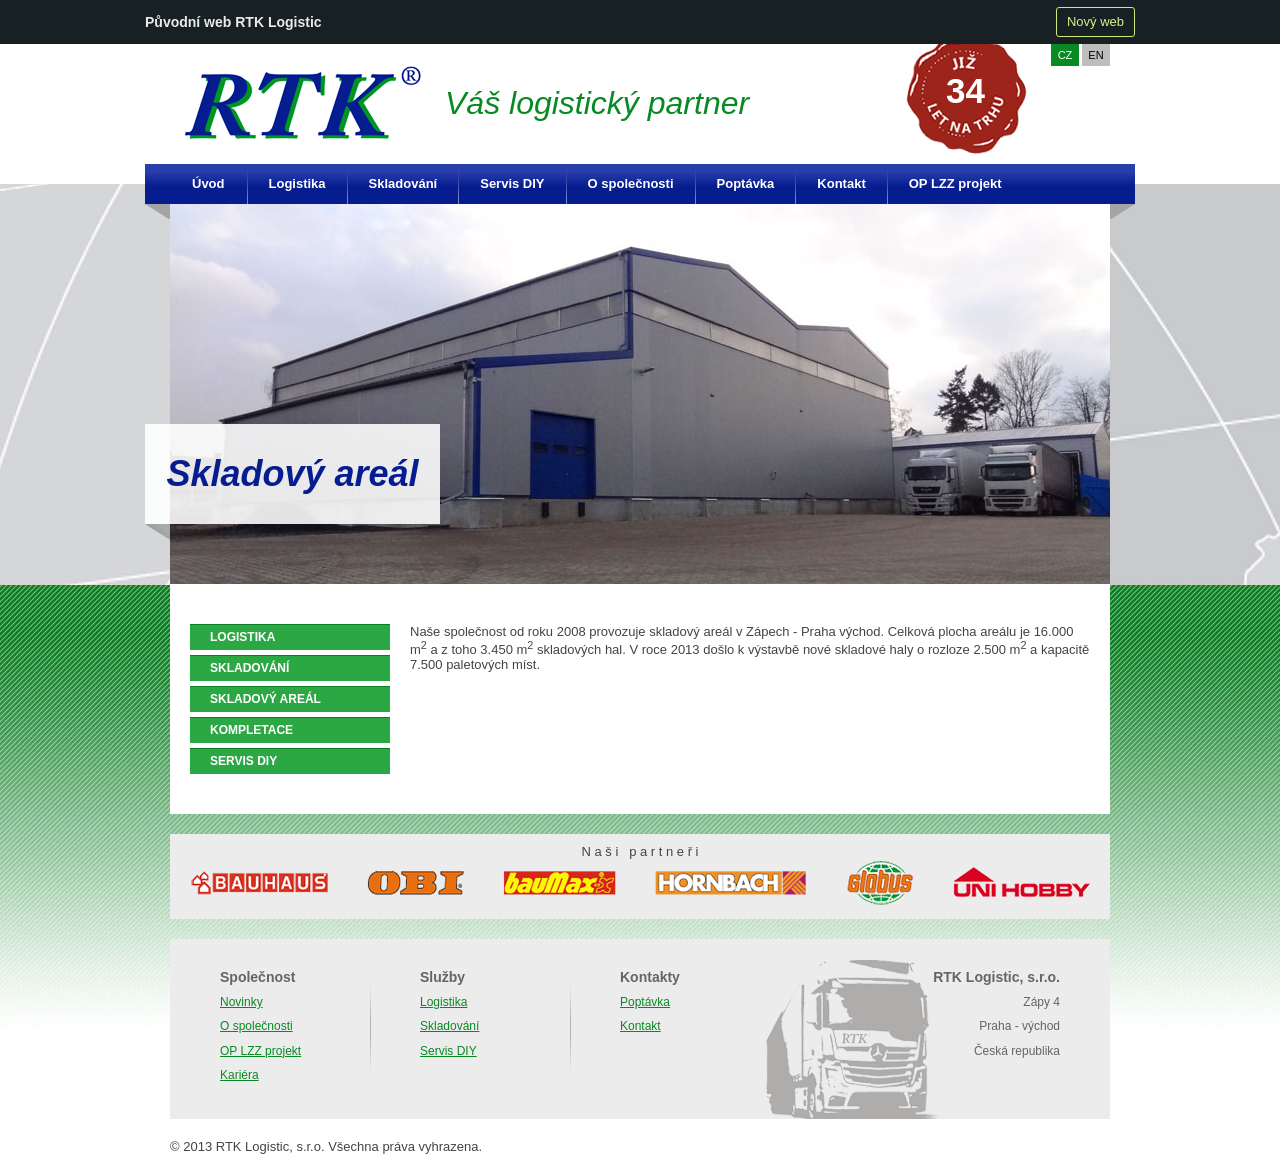
<file: puvodni/skladovy-areal.html>
<!doctype html>
<html lang="cs"><head><meta charset="utf-8">
<meta name="viewport" content="width=device-width,initial-scale=1">
<meta name="robots" content="noindex, nofollow">
<title>Skladový areál | Původní web RTK Logistic</title>
<link rel="stylesheet" href="css/rtk-logistic.css">
<link rel="stylesheet" href="css/nahled.css">
<script defer src="nahled.js"></script></head>
<body data-page="skladovy-areal">
<nav class="archive-bar" aria-label="Náhled původního webu">
  <span>Původní web RTK Logistic</span>
  <div><button class="view-zoom" type="button" aria-pressed="false">Zvětšit</button><a href="../index.html">Nový web</a></div>
</nav>
<div class="archive-window"><div class="historic-page"><div id="page-wrapper">
<div id="header">
    <p id="logo"><a href="index.html"><img src="img/blank.gif" width="280" height="120" alt="RTK Logistic, s.r.o." /></a></p>
    <div id="logo-nadpis">Váš logistický partner</div>
    <div id="logo-pecet">34</div>
    <div id="topmenu"><div id="topmenu-odkazy">
		<a class="topmenu-odkaz-aktivni" href="index.html">CZ</a>
		<a class="topmenu-odkaz" href="#jazyk">EN</a>
    </div></div>
  </div>
  <hr />
  <ul id="nav">
    <li class="odkaz-prvni"><a href="index.html" class="hlavni-odkaz">Úvod</a></li>
    <li class="odkaz"><a href="logistika.html" class="hlavni-odkaz">Logistika</a></li>
    <li class="odkaz"><a href="skladovani.html" class="hlavni-odkaz">Skladování</a></li>
    <li class="odkaz"><a href="servis-diy.html" class="hlavni-odkaz">Servis DIY</a></li>
    <li class="odkaz"><a href="o-spolecnosti.html" class="hlavni-odkaz">O společnosti</a></li>
    <li class="odkaz"><a href="poptavka.html" class="hlavni-odkaz">Poptávka</a></li>
    <li class="odkaz"><a href="kontakt.html" class="hlavni-odkaz">Kontakt</a></li>
    <li class="odkaz"><a href="op-lzz-projekt.html" class="hlavni-odkaz">OP LZZ projekt</a></li>
  </ul>  
  <hr />
    <div id="header-motiv">
      <div id="header-motiv-vlevo"><img src="img/blank.gif" width="25" height="1" alt="" /></div>
      <div id="header-motiv-stred"><img id="motiv" src="img/header-motiv1.jpg" width="940" height="380" alt="" /></div>
      <div id="header-motiv-vpravo"><img src="img/blank.gif" width="25" height="1" alt="" /></div>
    </div><div class="clear"></div><div id="header-nadpis"><div id="header-nadpis-obsah">Skladový areál</div></div><hr /><div id="content-menu-bg">
  <div id="content">
  <div class="hlavni-text">
Naše společnost od roku 2008 provozuje skladový areál v Zápech - Praha východ. Celková plocha areálu je 16.000 m<sup>2</sup>
a z toho 3.450 m<sup>2</sup> skladových hal. V roce 2013 došlo k výstavbě nové skladové haly o rozloze 2.500 m<sup>2</sup> a kapacitě
7.500 paletových míst.
  </div>
  </div>
  <hr />
  <div id="left-column">
      <div id="left-menu">
        <ul>
         <li class="hlavni"><a href="logistika.html">LOGISTIKA</a></li>
         <li class="hlavni"><a href="skladovani.html">SKLADOVÁNÍ</a></li>
         <li class="hlavni"><a href="skladovy-areal.html">SKLADOVÝ AREÁL</a></li>
         <li class="hlavni"><a href="kompletace.html">KOMPLETACE</a></li>
         <li class="hlavni"><a href="servis-diy.html">SERVIS DIY</a></li>
        </ul>
      </div>
  </div>
  <div class="clear"></div>
  <hr />
</div><div id="footer-partneri"><div id="footer-partneri-obsah">N a š i &nbsp; p a r t n e ř i<br /><img src="img/footer-partneri.png" width="900" height="47" alt="" /></div></div>
 <div id="footer">
 <div id="tbl">
 <div id="tbl-box-prvni"><div class="tbl-box-obsah">
<div class="tbl-nadpis">Společnost</div>
<p><a href="novinky.html">Novinky</a></p>
<p><a href="o-spolecnosti.html">O společnosti</a></p>
<p><a href="op-lzz-projekt.html">OP LZZ projekt</a></p>
<p><a href="kariera.html">Kariéra</a></p>
 </div></div>
 <div class="tbl-box"><div class="tbl-box-obsah">
<div class="tbl-nadpis">Služby</div>
<p><a href="logistika.html">Logistika</a></p>
<p><a href="skladovani.html">Skladování</a></p>
<p><a href="servis-diy.html">Servis DIY</a></p>
 </div></div>
 <div class="tbl-box"><div class="tbl-box-obsah">
<div class="tbl-nadpis">Kontakty</div>
<p><a href="poptavka.html">Poptávka</a></p>
<p><a href="kontakt.html">Kontakt</a></p>
 </div></div>
 <div id="tbl-box-posledni"><div id="tbl-box-posledni-obsah">
<div class="tbl-nadpis">RTK Logistic, s.r.o.</div>
<p>Zápy 4</p>
<p>Praha - východ</p>
<p>Česká republika</p>
 </div></div>
 </div>
 <div id="footer-doplnek">&copy; 2013 RTK Logistic, s.r.o. Všechna práva vyhrazena.</div>
 <div id="footer-clear"></div>
 </div>
  <hr />
</div></div></div>
<dialog id="jazyk" class="archive-dialog" aria-labelledby="language-title"><h3 id="language-title" lang="en">English version is under construction.</h3><form method="dialog"><button>Zavřít okno</button></form></dialog>
</body></html>
</file>
<file: style.css>
@font-face{font-family:Manrope;src:url('assets/manrope.woff2') format('woff2');font-style:normal;font-weight:200 800;font-display:swap}
:root{--dark:#101517;--panel:#171d1f;--line:#353b3c;--white:#f6f6f1;--brand:#009524;--dim:#afb8b8;--light:#f3f4ee;--gutter:clamp(1.3rem,5.5vw,6.6rem);--mono:ui-monospace,SFMono-Regular,Consolas,monospace;--type:Manrope,"Helvetica Neue",Arial,sans-serif;color-scheme:light}
*{box-sizing:border-box}
html{scroll-behavior:smooth;scroll-padding-block-start:2rem}
body{margin:0;background:var(--dark);color:var(--white);font:400 1rem/1.6 var(--type);-webkit-font-smoothing:antialiased}
body:has(dialog[open]){overflow:hidden}
a{color:inherit;text-decoration:none}
button,input,textarea,select{font:inherit}
button{color:inherit;cursor:pointer}
a,button,summary{touch-action:manipulation;-webkit-tap-highlight-color:transparent}
:focus-visible{outline:3px solid #60a9ec;outline-offset:5px}
img{display:block;max-width:100%}
h1,h2,p,figure{margin:0}
.symbols{position:absolute;width:0;height:0;overflow:hidden}
.ico{width:1.3rem;height:1.3rem;display:inline-block;flex:none;fill:none;stroke:currentColor;stroke-width:1.5;stroke-linecap:round;stroke-linejoin:round}
.wrap{width:min(100%,1630px);margin-inline:auto;padding-inline:var(--gutter)}
.skip{position:fixed;top:.5rem;left:.5rem;z-index:20;background:var(--brand);color:var(--dark);padding:.6rem 1rem;font-weight:800;transform:translateY(-150%)}
.skip:focus{transform:none}
.top{position:relative;z-index:9;background:#111618;border-bottom:1px solid #303737}
.navbar,.header-actions,.brand,.brand-type,.navbar nav,.btn,.kicker,.hero-actions,.scene-label,.scene-buttons,.scene-buttons button,.scene-legend,.stat,.label,.text-link,.footer-inner,.dialog-head{display:flex;align-items:center}
.navbar{height:5.2rem;justify-content:space-between;gap:2rem}
.brand{gap:.55rem;flex-shrink:0}
.brand>svg{width:2.14rem;height:2.15rem;color:var(--brand)}
.brand-type{gap:.53rem;letter-spacing:-.08em;line-height:1}
.brand-type b{font-weight:800;font-size:1.65rem;letter-spacing:-.09em;font-style:italic}
.brand-type>span{align-self:flex-end;font:650 .72rem/1.5 var(--type);letter-spacing:.12em;margin-bottom:.08rem}
.navbar nav{gap:clamp(1.3rem,2.65vw,3.1rem)}
.navbar nav a{color:#d8dcd9;font-size:.92rem;font-weight:600;transition:color .18s}
.navbar nav a:hover,.footer-inner a:hover,.quiet-link:hover{color:var(--brand)}
.header-actions{gap:1rem}
.btn{width:max-content;justify-content:center;gap:.65rem;min-height:3.05rem;padding:.8rem 1.45rem;border-radius:5px;border:1px solid transparent;font-weight:800;line-height:1.4;font-size:.93rem;transition:background .2s,transform .2s}
.btn:hover{transform:translateY(-2px)}
.header-cta{min-height:2.65rem;padding:.5rem 1.15rem;color:var(--white);border-color:#76816f;background:transparent}
.header-cta:hover{color:var(--dark);background:var(--brand);border-color:var(--brand)}
.prime{background:var(--brand);color:#041008}.prime:hover{background:#38bc5a}
.icon-btn{background:transparent;border:1px solid var(--line);border-radius:5px;display:grid;place-items:center;min-width:2.8rem;min-height:2.8rem}
.menu-toggle{display:none}
.hero{position:relative;isolation:isolate;overflow:hidden;background:radial-gradient(ellipse at 72% 52%,#243132 0%,#192022 32%,#111719 59%,#101517 85%)}
.hero-grid{pointer-events:none;position:absolute;z-index:-1;inset:0;background-image:linear-gradient(#93a4940e 1px,transparent 1px),linear-gradient(90deg,#93a4940e 1px,transparent 1px);background-size:56px 56px;mask-image:linear-gradient(90deg,transparent,rgba(0,0,0,.18) 28%,#000 75%,rgba(0,0,0,.55))}
.hero-inner{display:grid;grid-template-columns: .88fr 1.35fr;align-items:center;gap:.25rem;min-height:clamp(510px,41.8vw,677px);position:relative}
.intro{position:relative;z-index:1;padding-block:3.5rem 4rem;pointer-events:none}
.intro a{pointer-events:auto}
.kicker,.label,.scene-label,.site-picture figcaption{font:600 .78rem/1.4 var(--mono);letter-spacing:.1em}
.kicker{gap:.7rem;color:#d9e0d9}
.kicker .slash{color:#71806e;font-weight:400}
.route-mark{display:inline-block;width:1.7rem;height:.65rem;background:repeating-linear-gradient(115deg,var(--brand) 0,var(--brand) 3px,transparent 3px,transparent 6px);transform:skewX(-6deg);clip-path:polygon(15% 0,100% 0,85% 100%,0 100%)}
h1{font-size:clamp(4.1rem,6.68vw,7.25rem);font-weight:750;line-height:.99;letter-spacing:-.078em;margin:1.5rem 0 1.35rem;position:relative}
h1 em,.contact h2 em{font-style:normal;color:var(--brand)}
.intro-text{font-size:clamp(1rem,1.2vw,1.25rem);line-height:1.63;max-width:26.5rem;color:#c6cecc;letter-spacing:-.016em}
.hero-actions{gap:1.65rem;margin-top:2rem;flex-wrap:wrap}
.quiet-link{font-weight:700;font-size:.92rem;padding:.38rem 0;border-bottom:1px solid #718077;transition:color .2s}
.model{align-self:stretch;position:relative;min-width:0;display:flex;align-items:center;justify-content:center;isolation:isolate;margin-right:calc(-.52 * var(--gutter))}
.viewport{width:115%;flex:none;position:relative;left:-1%;display:flex;align-items:center;justify-content:center;aspect-ratio:1.53}
#warehouse{width:100%;height:100%;position:relative;background:center/contain no-repeat url('assets/areal.webp');cursor:grab;touch-action:pan-y}
#warehouse:active{cursor:grabbing}#warehouse canvas{display:block;width:100%;height:100%}
.scene-legend{position:absolute;bottom:1.25rem;left:2%;right:calc(.52 * var(--gutter));justify-content:space-between;gap:.6rem;color:#d0d7d1}
.scene-label{gap:.6rem;color:#b6c3bb;font-size:.75rem;letter-spacing:.09em}
.scene-label .ico{width:1.1rem;height:1.1rem;color:var(--brand)}
.scene-buttons{gap:.35rem}
.scene-buttons button{justify-content:center;gap:.4rem;background:#161d1dcc;border:1px solid #48534d;color:#e7ebe4;min-width:2.5rem;height:2.5rem;padding:.25rem .65rem;border-radius:4px;font-size:.8rem;font-weight:650}
.scene-buttons button:disabled{opacity:.45;cursor:default}.scene-buttons button:hover:enabled{border-color:var(--brand)}
.facts{background:#181e1e;border-block:1px solid #36403c}
.facts-inner{display:grid;grid-template-columns:repeat(4,1fr);padding-block:1.7rem}
.stat{align-items:flex-start;justify-content:flex-start;gap:clamp(.55rem,1.25vw,1.45rem);padding-inline:clamp(.65rem,2vw,2.5rem);border-left:1px solid #39413d}
.stat:first-child{padding-left:0;border:0}.stat:last-child{padding-right:0}
.stat>.ico{width:1.4rem;height:1.4rem;color:var(--brand);margin-top:.47rem}.stat div{display:grid;gap:.3rem}
.stat strong{font-weight:650;font-size:clamp(1.7rem,2.45vw,2.9rem);line-height:1.18;letter-spacing:-.065em}.stat small{font-size:.58em;letter-spacing:-.025em;font-weight:550}
.stat span{color:#b3bdb6;font-size:.8125rem;line-height:1.45;max-width:14rem}
.section{padding-block:clamp(4.25rem,7vw,8rem)}
.label{color:#47524a;gap:.78rem}.label i{display:block;width:1.7rem;height:2px;background:#617343}
h2{font-size:clamp(2.4rem,4.25vw,5.1rem);line-height:1.08;letter-spacing:-.066em;font-weight:700;margin:1.1rem 0 2.3rem}
h2 em{color:#66735b;font-weight:500;font-style:normal}
.services,.history{background:var(--light);color:#15201b}
.service-layout{display:grid;grid-template-columns:.87fr 1.13fr;gap:clamp(1.8rem,5.5vw,6.6rem);align-items:start}
.service-list{border-top:1px solid #acb5a8}details{border-bottom:1px solid #bec6bc}
summary{padding:1.22rem 0;list-style:none;cursor:pointer;display:flex;align-items:center;justify-content:space-between;gap:1rem;font-size:clamp(1.15rem,1.55vw,1.7rem);font-weight:670;letter-spacing:-.034em}
summary::-webkit-details-marker{display:none}
summary span{position:relative;display:grid;place-items:center;width:1.4rem;height:1.4rem;flex:none}
summary span:before,summary span:after{content:'';position:absolute;width:13px;height:1.5px;background:currentColor}summary span:after{transform:rotate(90deg)}details[open] summary span:after{transform:rotate(0)}
.detail-body p,.area-copy>p:not(.label),.timeline p,.form-intro{color:#465149;font-size:1.02rem;line-height:1.7}
.detail-body{padding:0 2rem 1.35rem 0}
.service-image,.site-picture{position:relative;overflow:hidden;border-radius:5px;background:#27312d}
.service-image img,.site-picture img{width:100%;height:100%;object-fit:cover}
.service-image{height:clamp(18rem,26vw,29rem)}
.service-image figcaption,.site-picture figcaption{position:absolute;left:1rem;bottom:1rem;display:flex;align-items:center;gap:.55rem;color:white;background:#121918e8;padding:.48rem .75rem;border:1px solid #ffffff24;border-radius:3px;font-size:.8rem}
.service-image figcaption .ico{color:var(--brand);width:1.05rem}
.area{background:#e3e7de;color:#15201b}
.area-grid{display:grid;grid-template-columns:1.17fr .83fr;gap:clamp(2.2rem,7vw,8rem);align-items:center}
.site-picture{height:clamp(18rem,26vw,29rem)}
.area-copy h2{margin-bottom:1.3rem}.area-copy p{max-width:33rem}
.text-link{width:max-content;gap:.45rem;font-weight:740;margin-top:1.6rem;border-bottom:1px solid #838c7e;padding-bottom:.18rem}
.history-grid{display:grid;grid-template-columns:.9fr 1.1fr;gap:3rem;align-items:start}
.history h2{margin-bottom:0}
.timeline>div{display:grid;grid-template-columns:4.5rem 1fr;gap:1.5rem;border-top:1px solid #acb5a8;padding:1.1rem 0}
.timeline b{font:650 1.45rem/1.5 var(--type);letter-spacing:-.05em;color:#414e36}
.contact{background:radial-gradient(at 80% 50%,#22302a,var(--dark) 65%)}
.contact-grid{display:grid;grid-template-columns:1.15fr .85fr;align-items:center;gap:3rem}
.contact h2{font-size:clamp(2.8rem,5.8vw,6.5rem);margin-bottom:1.7rem}
address{display:grid;gap:.3rem;font-style:normal;color:#c4cec8}address b{color:#fff;font-size:1.25rem}address a{width:fit-content}address a:first-of-type{margin-top:1.15rem;font-size:clamp(1.3rem,2.2vw,2.2rem);letter-spacing:-.04em;font-weight:600;color:#eff6ed}address a:hover{text-decoration:underline}
footer{border-top:1px solid #374039}.footer-inner{min-height:6rem;flex-wrap:wrap;gap:2rem;color:#a9b4ac;font-size:.85rem}.footer-inner .brand{color:#fff}.footer-inner>a:last-child{margin-left:auto;text-decoration:underline;text-underline-offset:4px}
dialog{padding:clamp(1.2rem,3vw,2.55rem);width:min(93vw,32rem);max-height:91dvh;background:#f3f4ee;color:#142019;border:1px solid #c2cabb;border-radius:9px;box-shadow:0 32px 100px #0009;overflow:auto}
dialog::backdrop{background:#090f10cc;backdrop-filter:blur(5px)}
.dialog-head{justify-content:space-between}.dialog-head .icon-btn{border-color:#bbc5b9;min-width:2.25rem;min-height:2.25rem}
dialog h2{font-size:2.2rem;margin:1rem 0 .45rem}.form-intro{font-size:.98rem;margin-bottom:1.35rem}
form{display:grid;gap:.9rem}form label{display:grid;gap:.25rem;font-weight:700;font-size:.9rem}form input,form textarea,form select{width:100%;color:#142019;background:#fff;border:1px solid #a4b1a2;border-radius:4px;padding:.65rem;font-size:1rem}form textarea{resize:vertical}form .btn{min-width:100%;margin-top:.2rem}
.copy-text{border:0;background:none;color:#35452a;text-decoration:underline;text-underline-offset:3px;font-size:.87rem}#form-status{font-size:.88rem}#form-status:empty{display:none}
@media(min-width:1750px){.hero-inner{grid-template-columns:.9fr 1.32fr}}
@media(max-width:1050px){.hero-inner{grid-template-columns:.86fr 1.14fr;min-height:510px}.intro-text{max-width:22rem}.stat{gap:.6rem}.model{margin-right:calc(-.7 * var(--gutter))}.scene-legend{left:0}.navbar nav{gap:1.25rem}.viewport{width:112%}}
@media(max-width:780px){.navbar{height:4.2rem}.navbar nav{display:none;position:absolute;left:0;right:0;top:100%;background:#151d1c;border-block:1px solid #3b423e;padding:.7rem var(--gutter);flex-direction:column;align-items:stretch;gap:0}.navbar nav.is-open{display:flex}.navbar nav a{padding:.8rem 0}.menu-toggle{display:grid}.header-actions{gap:.65rem}.header-cta{min-height:2.5rem}.hero-inner{grid-template-columns:1fr;gap:0}.intro{padding:3.1rem 0 .5rem}.hero{background:radial-gradient(ellipse at 65% 70%,#273232 0%,#151c1e 58%,#101517 86%)}.hero-grid{mask-image:linear-gradient(0deg,#000 0%,transparent 92%)}h1{font-size:clamp(4rem,10.6vw,6.8rem);margin:1rem 0}h1 br{display:none}h1 em::before{content:' '}.intro-text{max-width:31rem}.hero-actions{margin-top:1.4rem}.model{width:100%;align-self:auto;margin:0;display:block;padding-bottom:2.5rem}.viewport{width:min(106%,43rem);left:auto;aspect-ratio:1.75;margin:0 auto}.scene-legend{inset:auto 0 .65rem}.facts-inner{grid-template-columns:repeat(2,1fr);gap:1.4rem 0;padding-block:1.35rem}.stat{padding:0 1.1rem;gap:.7rem}.stat:nth-child(odd){padding-left:0;border:0}.stat span{max-width:unset}.service-layout{grid-template-columns:1fr 1fr;gap:1.4rem}.service-image{height:21rem}.area-grid,.history-grid,.contact-grid{gap:1.8rem}.scene-buttons button{height:2.65rem;min-width:2.65rem}.timeline>div{grid-template-columns:3.4rem 1fr;gap:.8rem}}
@media(max-width:580px){h1{font-size:clamp(3.9rem,15vw,5.2rem)}h1 br{display:block}h1 em::before{content:none}.intro{padding:2.5rem 0 .3rem}.intro-text{max-width:26rem}.hero-actions{gap:1.2rem}.scene-label{font-size:.72rem}.viewport{width:calc(100% + var(--gutter) * 2);margin-left:calc(-1 * var(--gutter));aspect-ratio:1.52}.model{padding-bottom:2.4rem}.facts-inner{gap:1.25rem 0}.stat{padding-inline:.85rem}.stat>.ico{width:1.16rem;height:1.16rem;margin-top:.36rem}.stat strong{font-size:1.65rem}.stat span{font-size:.77rem}.section{padding-block:3.75rem}.service-layout,.area-grid,.history-grid,.contact-grid{grid-template-columns:1fr}.service-layout{gap:1.5rem}.service-image,.site-picture{height:clamp(12rem,59vw,19.5rem)}.area-copy{grid-row:1}.detail-body{padding-right:.6rem}h2{margin:1rem 0 1.5rem}.site-picture figcaption{left:.65rem;bottom:.65rem}.contact-grid{gap:2rem}.footer-inner{gap:.9rem 1.4rem;padding-block:1.4rem}.footer-inner>a:last-child{flex-basis:100%;margin:0}.timeline p{font-size:.97rem}}
@media(max-width:365px){.brand-type>span{font-size:.57rem}.brand{gap:.35rem}.header-cta{padding:.5rem .65rem}.navbar{gap:.5rem}.stat>.ico{display:none}}
@media(prefers-reduced-motion:reduce){html{scroll-behavior:auto}*,*:before,*:after{animation-duration:.01ms!important;transition-duration:.01ms!important}}
.navbar nav .archive-nav{font-weight:500;color:#b2bfb3;padding-left:1.2rem;border-left:1px solid #414a42}.navbar nav .archive-nav:hover{color:var(--brand)}
@media(max-width:900px) and (min-width:781px){.navbar{gap:1.2rem}.navbar nav{gap:.7rem}.navbar nav a{font-size:.86rem}.navbar nav .archive-nav{padding-left:.65rem}}
@media(max-width:780px){.navbar nav .archive-nav{border-left:0;padding-left:0}}

.partners{padding:1.8rem 0 2.1rem;background:#eff0e9;color:#172120;border-top:1px solid #424b40}
.partners-heading{display:flex;align-items:center;justify-content:space-between;gap:1rem;margin-bottom:1.6rem}
.partners-heading h2{font-size:1.08rem;letter-spacing:-.02em;margin:0;font-weight:500;color:#53605a}
.partners .label{color:#3a4a3c}.partners .label i{background:#6e8a46}
.partner-list{display:grid;grid-template-columns:repeat(6,1fr);list-style:none;align-items:center;gap:1.8rem;margin:0;padding:0}
.partner-list li{font-family:Arial,sans-serif;text-align:center;white-space:nowrap;line-height:1;font-size:clamp(1.2rem,2.1vw,2rem);font-weight:900;letter-spacing:-.055em;color:#344439}

#model-dialog .model{grid-template-rows:minmax(0,1fr) auto auto;padding-bottom:1rem}
#model-dialog .operation-controls{position:static;width:min(100%,43rem);max-width:none}
#model-dialog .scene-legend{justify-content:space-between}
@media(max-width:1050px){.operation-controls,.scene-legend{left:0}.scene-label{display:none}.model{padding-bottom:8rem}.partner-list{gap:1rem}}
@media(max-width:780px){.model{padding-bottom:0}.viewport{min-height:310px}.operation-controls{position:relative;inset:auto;margin:0 auto 1rem}.scene-legend{position:relative;inset:auto;justify-content:center;padding-bottom:1.4rem}.partners{padding-block:1.5rem}.partners-heading{margin-bottom:1.3rem}.partner-list{grid-template-columns:repeat(3,1fr);gap:1.5rem 1rem}.partner-list li{font-size:1.5rem}.partner-hornbach{font-size:1.2rem!important}}
@media(max-width:580px){.partners-heading{display:block}.partners-heading h2{margin-top:.5rem;font-size:1rem}.operation-heading{font-size:.7rem}.operation-phases button{padding:.55rem .45rem;font-size:.85rem}.scene-legend{padding-bottom:1rem}.viewport{min-height:290px}#model-dialog .viewport{min-height:0}}
@media(max-width:580px){.navbar{gap:.65rem}.header-actions{gap:.5rem}.header-cta{font-size:.8rem;padding:.5rem .75rem}.brand-type>span{font-size:.6rem}.brand{gap:.4rem}.brand-type{gap:.4rem}.header-actions{flex-shrink:0}}

/* RTK green sampled from the original master on the archived website. */
:root{--light:#f6f7f7;--signal-ink:#041008;--steel:#bac5c8}
::selection{background:var(--brand);color:var(--dark)}
.top{border-top:3px solid var(--brand);background:#101719}
.header-cta{background:var(--brand);border-color:var(--brand);color:var(--signal-ink)}
.hero{border-bottom:4px solid var(--brand)}
.prime:hover{background:#38bc5a}
.operation-phases button{transition:background .2s,border-color .2s}
.partners{background:#fff;padding-block:2.5rem 2.8rem;border-top:0}
.partners-heading{align-items:end;margin-bottom:1.4rem}
.partners-heading h2{font-size:clamp(1.2rem,2vw,1.9rem);font-weight:700;color:#152124;letter-spacing:-.045em}
.partners .label{color:#566363}.partners .label i{height:5px;background:#009524}
.partner-list{gap:0;border:1px solid #e0e5e5;border-radius:6px;overflow:hidden;align-items:stretch}
.partner-list li{min-width:0;border-right:1px solid #e0e5e5}.partner-list li:last-child{border-right:0}
.partner-link{display:flex;flex-direction:column;align-items:center;justify-content:center;position:relative;min-height:108px;padding:1.25rem 1.05rem;gap:.55rem;background:white;transition:background .2s,box-shadow .2s}
.partner-link img{width:100%;height:44px;max-width:160px;object-fit:contain;filter:none}
.partner-visit{font:500 .65rem/1.2 var(--mono);letter-spacing:.025em;color:#667277;opacity:0;transition:opacity .2s}
.partner-link:hover,.partner-link:focus-visible{background:#edfaf0;box-shadow:inset 0 -4px var(--brand)}
.partner-link:hover .partner-visit,.partner-link:focus-visible .partner-visit{opacity:1}
.partner-link.partner-globus img{height:54px;max-width:90px}.partner-link.partner-globus{padding-block:.94rem}
.partner-link:focus-visible{outline-offset:-4px}
.facts{background:var(--brand);color:var(--signal-ink);border:0}
.facts-inner{padding-block:2.15rem}
.stat{border-color:#087123}.stat>.ico{color:#071d0c}.stat strong{font-weight:750}.stat span{color:#051008}
.services{background:#111a1e;color:var(--white);position:relative}
.services .label,.history .label{color:#bec9c9}
.services .label i,.history .label i{height:4px;background:var(--brand)}
.services h2 em,.history h2 em{color:var(--brand);font-weight:600}
.service-list{border-color:#475357}
.services details{border-color:#354348;padding-inline:.9rem;transition:background .2s,border-color .2s}
.services details[open]{background:#1d292d;border-left:3px solid var(--brand);padding-left:calc(.9rem - 3px)}
.services summary{padding-block:1.45rem;font-weight:600;gap:.85rem}
.services summary b{font-weight:600;flex:1}
.services summary .service-icon{width:1.5rem;height:1.5rem;color:var(--brand)}
.services summary span{color:var(--brand)}
.services .detail-body{padding-left:2.35rem}
.services .detail-body p{color:#bdc8ca}
.service-image{border-radius:7px;border:1px solid #49575c;border-bottom:4px solid var(--brand);box-shadow:0 22px 55px #0004}
.service-image figcaption{background:var(--brand);color:#051008;border:0;border-radius:3px;font-weight:700}
.service-image figcaption .ico{color:#051008}
.area{background:#f5f7f7;color:#162125}
.area .label{color:#4b595d}.area .label i{height:4px;background:#009524}
.area h2 em{color:#34484b;font-weight:650;box-shadow:0 .13em 0 var(--brand)}
.area .area-copy>p:not(.label){color:#4a595e}
.area .text-link{background:var(--brand);border:0;padding:.8rem 1.15rem;border-radius:4px;transition:background .2s}
.area .text-link:hover{background:#38bc5a}
.site-picture{border:1px solid #d4dcdc;border-radius:7px;box-shadow:14px 14px 0 var(--brand)}
.site-picture figcaption{border-left:3px solid var(--brand);background:#101b20ec}
.history{background:#192328;color:var(--white);border-top:1px solid #2e3e43}
.timeline{border-left:2px solid var(--brand);padding-left:1.6rem}
.timeline>div{border-top-color:#3e4c52;padding-block:1.5rem;position:relative}
.timeline>div:before{content:'';width:.7rem;height:.7rem;background:var(--brand);position:absolute;left:-2rem;top:2.1rem;transform:rotate(45deg)}
.timeline>div:first-child{border-top:0;padding-top:0}.timeline>div:first-child:before{top:.6rem}
.timeline b{color:var(--brand);font-size:1.75rem;font-weight:750}.timeline p{color:#bfc9cc}
.contact{position:relative;overflow:hidden;background:var(--brand);color:#16211c}
.contact:after{content:'';position:absolute;right:-5rem;bottom:-6rem;width:30rem;height:22rem;pointer-events:none;opacity:.08;transform:skewX(-24deg);background:repeating-linear-gradient(90deg,#14251c 0,#14251c 40px,transparent 40px,transparent 90px)}
.contact-grid{position:relative;z-index:1}.contact .kicker{color:#051008}
.contact .route-mark{background:repeating-linear-gradient(115deg,#072a11 0,#072a11 3px,transparent 3px,transparent 6px)}
.contact h2 em{color:#062912;font-weight:550}
.contact .prime{background:#172226;color:#fff;border-color:#172226;box-shadow:0 7px 0 #05681f}
.contact .prime:hover{background:#2d3b40}
.contact address{color:#041008;border-left:1px solid #087123;padding:1.5rem 0 1.5rem 2rem}
.contact address b,.contact address a:first-of-type{color:#051008}
footer{background:#101719;border-top:0}.footer-inner{min-height:7rem}
@media(max-width:1050px){.partner-link{padding-inline:.7rem}.partner-link img{height:36px}.partner-link.partner-globus img{height:46px}.partner-link.partner-globus{padding-block:.94rem}}
@media(max-width:780px){.partner-list{gap:0}.partner-list li:nth-child(3){border-right:0}.partner-list li:nth-child(-n+3){border-bottom:1px solid #e0e5e5}.partner-link{min-height:98px}.partners{padding-block:1.7rem 2rem}.partner-visit{opacity:1}.facts-inner{padding-block:1.7rem}.site-picture{box-shadow:8px 8px 0 var(--brand)}}
@media(max-width:580px){.partners-heading h2{font-size:1.45rem}.partner-link img{height:32px}.partner-link.partner-globus img{height:44px}.services summary{gap:.65rem;font-size:1.08rem}.services .detail-body{padding-left:0}.services summary .service-icon{width:1.25rem;height:1.25rem}.timeline{margin-top:.7rem;padding-left:1.25rem}.timeline>div:before{left:-1.65rem}.contact address{border-left:0;border-top:1px solid #087123;padding:1.5rem 0 0}.area-grid{padding-right:calc(var(--gutter) + 8px)}}
.hero-inner{grid-template-columns:minmax(0,.82fr) minmax(0,1.35fr);gap:.7rem}
.model{display:grid;align-content:center;align-items:center;justify-content:stretch;align-self:stretch;position:relative;min-width:0;margin:0 calc(-.5 * var(--gutter)) 0 0;padding:0}
#warehouse{position:relative;width:100%;height:auto;aspect-ratio:600/380;background:none;cursor:default;touch-action:pan-y;isolation:isolate}
#warehouse:active{cursor:default}
.yard-picture,.yard-film{position:absolute;inset:0;width:100%;height:100%;display:block;pointer-events:none}
.yard-film{opacity:0;mask:url('scene/film/silueta.png') center/100% 100% no-repeat;-webkit-mask:url('scene/film/silueta.png') center/100% 100% no-repeat}
#warehouse[data-surface="film"] .yard-film{opacity:1}
#warehouse[data-surface="film"] .yard-picture{visibility:hidden}
.yard-play {
  position: absolute;
  top: 2%;
  right: 2%;
  width: 44px;
  height: 44px;
  display: grid;
  place-items: center;
  padding: 0;
  border: 0;
  background: transparent;
  color: #f3faf4;
}
.yard-play[hidden] { display: none; }
.yard-play .ico {
  width: 28px;
  height: 28px;
  padding: 6px;
  border: 1px solid #728280;
  border-radius: 50%;
  background: #182325;
}
.yard-play:hover .ico, .yard-play:focus-visible .ico { border-color: #fff; }
@media(max-width:780px){.hero-inner{grid-template-columns:1fr;gap:0}.model{width:min(100%,42rem);margin:0 auto 1.1rem}.intro{padding-bottom:.55rem}}
@media(max-width:580px){.model{width:calc(100% + var(--gutter) * 2);margin:0 calc(-1 * var(--gutter)) 1.15rem}}
#warehouse{overflow:clip}


.partner-unihobby img{max-width:148px}
.partner-obi img{height:58px}
.timeline b{color:#57c976}

.safety {
  display: grid;
  grid-template-columns: minmax(9rem, 13rem) minmax(0, 45rem);
  gap: clamp(1.4rem, 4vw, 4rem);
  align-items: center;
  margin-top: clamp(2.5rem, 5vw, 5rem);
  padding-top: clamp(2rem, 4vw, 3.5rem);
  border-top: 1px solid #405056;
}
.safety img {
  width: 100%;
  height: auto;
  border-radius: 5px;
}
.safety h3, .fleet-inventory h3 {
  margin: 0;
  font-size: clamp(1.4rem, 2vw, 2rem);
  line-height: 1.2;
  letter-spacing: -.035em;
}
.safety p, .fleet-intro p {
  font-size: 1.05rem;
  line-height: 1.65;
}
.safety p { margin-top: .8rem; color: #c6d1d3; }
.fleet { background: #fff; color: #162125; }
.fleet-grid {
  display: grid;
  grid-template-columns: 1.12fr 1fr;
  gap: clamp(2rem, 6vw, 6rem);
  align-items: start;
}
.fleet-intro h2 { margin: 0 0 1rem; }
.fleet-intro p { max-width: 38rem; color: #46565b; }
.fleet-intro img { width: 100%; height: auto; margin-top: 1.8rem; border-radius: 6px; }
.fleet-inventory h3 {
  display: flex;
  justify-content: space-between;
  align-items: baseline;
  gap: 1rem;
  padding-bottom: .65rem;
  border-bottom: 2px solid var(--brand);
}
.fleet-inventory h3 span { color: #00732a; font-variant-numeric: tabular-nums; }
.fleet-inventory dl { margin: 0; }
.fleet-inventory dl + h3 { margin-top: 1.8rem; }
.fleet-inventory dl > div {
  display: flex;
  align-items: baseline;
  justify-content: space-between;
  gap: 1rem;
  border-bottom: 1px solid #dce3e1;
  padding-block: .48rem;
}
.fleet-inventory dd { margin: 0; font-weight: 700; font-variant-numeric: tabular-nums; }
@media (max-width: 950px) and (min-width: 781px) {
  .navbar { gap: .65rem; }
  .navbar nav { gap: .7rem; }
  .navbar nav a { font-size: .86rem; }
}
@media (max-width: 780px) {
  .fleet-grid { grid-template-columns: 1fr; }
}
@media (max-width: 580px) {
  .safety { grid-template-columns: 1fr; }
  .safety img { max-height: 13rem; object-fit: cover; object-position: 50% 72%; }
  .safety > div { grid-row: 1; }
}
@media (max-width: 365px) {
  .navbar .brand-type { flex-direction: column; align-items: start; gap: .1rem; }
  .navbar .brand-type > span { align-self: start; }
  .timeline > div { grid-template-columns: 4.1rem 1fr; }
}
</file>
<file: puvodni/css/rtk-logistic.css>
@charset "utf-8";
/* CSS Document - RTK Logistic */

/******************************

	global

******************************/
html, body, div, span, h1, h2, h3, h4, h5, h6, ol, ul, li, dl, dt, dd, caption, table, tr, th, td, thead, tbody, tfoot, p, blockquote, cite, q, abbr, acronym, address, a, em, strong, img, ins, del, dfn, kbd, pre, xmp, code, form, fieldset, legend, label, object { padding: 0; margin: 0; }
body { font: 13px Arial, Helvetica, sans-serif; color: #444; background: #ffffff url("../img/pozadi.jpg"); background-repeat: no-repeat; background-position: top center; }
body.tisk { font: 13px Arial, Helvetica, sans-serif; color: #444; background: #ffffff url("../img/blank.gif"); }
body.okno { font: 13px Arial, Helvetica, sans-serif; color: #444; background: #ffffff url("../img/blank.gif"); padding: 20px; }

a { color: #078A22; text-decoration: underline; }
a:hover { color: #061D90; text-decoration: underline; }
a img { border: none; }
hr { display: none; }
.left { float: left; }
.right { float: right; }
.clear { clear: both; line-height: 0; height: 0; }
.hidden { position: absolute; left: -66666px; }
.center { text-align: center; }
.text-left { text-align: left !important; }
.text-right { text-align: right !important; }
.bold { font-weight: bold; }
.strike { text-decoration: line-through; }
.pismo-male { font: 10px Arial, Helvetica, sans-serif; }
.nadpis-pozadi { background-color: #F4D7D6; }
#iframe { border: 0px; width: 0px; height: 0px; }
.cervena { color: #C83428; }

/* overlapping */
.overlap { position: relative; overflow: hidden; }
.overlap span { position: absolute; top: 0; left: 0; width: 100%; height: 100%; background-position: 0 0; background-repeat: no-repeat; }
.overlap a span,
a.overlap span { cursor: pointer; }


/******************************

	layout

******************************/
#page-wrapper { width: 990px; margin: auto; position: relative; padding: 0px; padding-top: 540px; }
body.admin #page-wrapper { width: 990px; margin: auto; position: relative; padding: 0px; padding-top: 160px; }
#left-column { float: left; width: 200px; padding-left: 15px; }
#left-column-cele { float: left; width: 0px; }
#content { float: right; width: 720px; margin-right: 25px; }
#content-menu-bg { background: url("../img/content-menu-bg.gif"); }






/******************************

	header

******************************/
#header { position: absolute; top: 0; width: 990px; height: 120px; background: url("../img/header-bg.png"); background-repeat: no-repeat; background-position: top right; }
#logo { float: left; width: 280px; height: 120px; padding: 0px; margin: 0px; background: url("../img/header-logo.gif"); background-repeat: no-repeat; }
#logo-nadpis { position: absolute; top: 41px; left: 300px; font-family: Trebuchet MS, Arial, Helvetica, sans-serif; color: #078A22; font-size: 32px; font-style: italic; }
#logo-pecet { position: absolute; top: 27px; right: 150px; font-family: Trebuchet MS, Arial, Helvetica, sans-serif; color: #ffffff; font-size: 35px; font-weight: bold; }
#topmenu { float: left; width: 685px; text-align: right; }
#topmenu-odkazy { float: right; }
a.topmenu-odkaz { float: left; width: 28px; height: 22px; line-height: 22px; background-color: #bdbdbd; font-size: 11px; color: #000000; text-decoration: none; text-align: center; margin-left: 3px; }
a.topmenu-odkaz:hover { background-color: #283ea9; color: #ffffff; }
a.topmenu-odkaz-aktivni { float: left; width: 28px; height: 22px; line-height: 22px; background-color: #078a22; font-size: 11px; color: #ffffff; text-decoration: none; text-align: center; margin-left: 3px; }
a.topmenu-odkaz-aktivni:hover { background-color: #283ea9; color: #ffffff; }
#header-motiv { position: absolute; top: 160px; width: 990px; height: 380px; }
#header-motiv-vlevo { float: left; width: 25px; background-image: url("../img/header-motiv-vlevo-bg.png"); background-repeat: no-repeat; }
#header-motiv-stred { float: left; width: 940px; }
#header-motiv-vpravo { float: left; width: 25px; background-image: url("../img/header-motiv-vpravo-bg.png"); background-repeat: no-repeat; }
#header-nadpis { position: absolute; display: block; left: 0px; top: 380px; width: 295px; height: 116px; background-image: url("../img/header-nadpis-bg.png"); background-repeat: no-repeat; text-align: center; }
#header-nadpis-obsah { font-family: Trebuchet MS,Arial; font-size: 36px; font-weight: bold; font-style: italic; color: #061D90; line-height: 100px; }





/******************************

	menu

******************************/

#nav { position: absolute; top: 120px; width: 990px; height: 40px; background: #061D90 url("../img/menu-bg.gif"); list-style: none; }
#nav li { float: left; margin: 0; list-style-type: none;  }
#nav li.hlavni { padding: 0; text-transform: uppercase; }
#nav li a.hlavni-odkaz { padding: 0px; line-height: 40px; display: block; }
#nav li a { font-family: Arial, Helvetica, sans-serif; font-size: 13px; font-weight: bold; color: #FFFFFF; text-decoration: none; }
#nav li:hover ul, #nav li.sfhover ul { left: auto; }
#nav li.odkaz a.hlavni-odkaz { text-align: center; padding-left: 22px; padding-right: 21px; background: url("../img/menu-odkaz-bg.gif"); background-repeat: no-repeat; }
#nav li.odkaz a.hlavni-odkaz:hover { background-color: #2BA744; color: #FFFFFF; }
#nav li.odkaz-prvni a.hlavni-odkaz { margin-left: 25px; text-align: center; padding-left: 22px; padding-right: 22px; background: url("../img/blank.gif"); }
#nav li.odkaz-prvni a.hlavni-odkaz:hover { background-color: #2BA744; color: #FFFFFF; }

/* second-level lists */
#nav li ul { position: absolute; left: -999em; width: 211px; height: auto; margin: 0px;  padding: 0px; background: #f5f5f5; display: block; list-style: none; z-index: 100; }
#nav li li.prvni { margin: 0; padding: 0; width: 210px; 10px; font-size: 12px; border: 1px solid #d1d1d1; }
#nav li li.prvni-sipka { margin: 0; padding: 0; width: 210px; 10px; font-size: 12px; border: 1px solid #d1d1d1; background: #f5f5f5 none 0 0 repeat-x; }
#nav li li { margin: 0; padding: 0; width: 210px; font-size: 12px; border-bottom: 1px solid #d1d1d1; border-left: 1px solid #d1d1d1; border-right: 1px solid #d1d1d1; }
#nav li li a, #nav li li a:visited { display: block; width: 190px; padding: 0px; padding-left: 10px; padding-right: 10px; line-height: 28px; color: #605d5c; text-decoration: none; font-size: 12px; font-weight: normal; }
#nav li li.sipka { margin: 0; padding: 0; width: 210px; font-size: 12px; border-bottom: 1px solid #d1d1d1; border-left: 1px solid #d1d1d1; border-right: 1px solid #d1d1d1; background: #f5f5f5 none 0 0 repeat-x; }
#nav li li a.pododkaz { font-family: Arial, Helvetica, sans-serif; font-weight: bold; }
#nav li li a:hover { background: #6D6D6D; color: #ffffff; }
#nav li li.prvni-sipka a.pododkaz:hover { background: #C02F2A; color: #ffffff; background: #f5f5f5 none 0 0 repeat-x; }
#nav li li.sipka a.pododkaz:hover { background: #C02F2A; color: #ffffff; background: #f5f5f5 none 0 0 repeat-x; }

/* third-level lists */
#nav, #nav ul { padding: 0; margin: 0; list-style: none;  line-height: 1; }
#nav li:hover ul ul, #nav li.sfhover ul ul { left: -999em; }
#nav li:hover ul, #nav li li:hover ul, #nav li.sfhover ul, #nav li li.sfhover ul { left: auto; }
#nav li ul ul{ margin: -27px 0 0 210px; }

*>html #navblock ul {f\loat: right;margin-top:11px;} /*IE 5 Mac hack  */
*>html #nav a {f\loat: left;} /*IE 5 Mac hack */






/******************************

	left column

******************************/
#left-column { width: 190px; margin-left: 30px; padding-bottom: 20px; padding-top: 40px; }
#left-menu { margin-bottom: 20px; }
#left-menu ul { list-style: none; }
#left-menu li { padding: 0px; }
#left-menu li a { display: block; font-size: 12px; color: #FFFFFF; font-weight: bold; text-decoration: none; width: 160px; line-height: 25px; padding: 0px; padding-left: 20px; padding-right: 20px; background-color: #2BA744; border-top: 1px solid #0A7E22; margin-bottom: 5px; }
#left-menu li a.aktivni { display: block; font-size: 12px; color: #454545; font-weight: bold; text-decoration: none; width: 160px; line-height: 25px; padding: 0px; padding-left: 20px; padding-right: 20px; background-color: #283EA9; border-top: 1px solid #061D90; margin-bottom: 5px; }
#left-menu li a:hover { background-color: #283EA9; border-top: 1px solid #061D90; }
#box-kontakt-nadpis { width: 200px; background-color: #d22f2e; padding: 0px; font-family: Trebuchet MS, Arial; font-size: 11px; color: #FFFFFF; font-weight: bold; border-bottom: 1px solid #FFFFFF; }
#box-kontakt-nadpis-obsah { padding-left: 20px; padding-right: 20px; padding-top: 4px; padding-bottom: 4px; }
#box-kontakt-text { width: 200px; background-image: url("../img/box-kontakt-bg.jpg"); background-color: #FFFFFF; background-repeat: no-repeat; padding: 0px; font-family: Trebuchet MS, Arial; font-size: 11px; color: #000000; }
#box-kontakt-text-obsah { padding: 15px; padding-left: 20px; }
#box-kontakt2-text-obsah { padding: 15px; padding-right: 10px; }
.tbl-box-kontakt { padding: 0px; margin: 0px; border-collapse: collapse; }
.tbl-box-kontakt td { padding: 1px; margin: 0px; text-align: left; }
.tbl-box-kontakt td input.input { width: 160px; }
.tbl-box-kontakt td textarea.input { width: 160px; height: 60px; }
.tbl-box-kontakt td input.input-kod { width: 80px; margin-right: 10px; }
.tbl-box-kontakt td input.submit { margin-top: 5px; }




/******************************

	content

******************************/

h1 { font-family: Trebuchet MS, Arial, Helvetica, sans-serif; color: #ffffff; font-size: 23px; margin-bottom: 15px; text-align: left; }
body.admin h1 { font-family: Arial, Helvetice, sans-serif; font-size: 25px; font-weight: bold; color: #061D90; margin-top: 10px; margin-bottom: 15px; text-align: left; }
h2 { font-family: Arial, Helvetica, sans-serif; color: #061d90; font-size: 18px; margin-bottom: 5px; }
h2 a { color: #061d90; }
h2 a:hover { color: #078A22; }
p { line-height: 1.2; margin: 5px 0 10px; }
#content .hlavni-text { padding: 20px; padding-top: 40px; padding-bottom: 40px; }
#content-cele .hlavni-text { padding: 20px; padding-top: 20px; background-color: #ffffff; padding-bottom: 50px; }
#content ul { margin: 10px 0 10px 25px; }

#modal { border: 1px solid #b2b6b9; background-color: #ffffff; width: 80%; padding: 15px;  font-size: 12px; color: #000000; z-index: 11000; }
	@media screen and (min-width: 800px) { #modal { border: 1px solid #b2b6b9; background-color: #ffffff; width: 700px; padding: 15px;  font-size: 14px; color: #000000; z-index: 11000; } }






/******************************

	homepage

******************************/

#hp-content { float: right; width: 990px; height: 190px; background-image: url("../img/hp-motiv-dole-bg.gif"); background-repeat: no-repeat; }
#hp-box-novinky { float: left; width: 630px; height: 190px; margin-left: 45px; background-color: #ECECEC; }
#hp-box-novinky-vlevo { float: left; width: 295px; height: 190px; padding-top: 20px; padding-left: 30px; }
#hp-box-novinky-vpravo { float: left; width: 305px; height: 190px; padding-top: 20px; }
.hp-box-novinky-text { padding-top: 10px; padding-left: 20px; background-image: url("../img/hp-box-novinky-text-bg.gif"); background-repeat: no-repeat; }
.hp-box-novinky-text a { color: #444444; text-decoration: none; }
.hp-box-novinky-text a:hover { text-decoration: underline; }
.hp-box-novinky-upoutavka { width: 275px; font-size: 120%; }

#hp-box-uvitani { float: left; width: 250px; height: 190px; margin-left: 20px; background-color: #0A7E22; }
#hp-box-uvitani-obsah { font-size: 12px; color: #FFFFFF; padding: 20px; }
#hp-box-uvitani-obsah #nadpis { font-size: 16px; font-weight: bold; }
#hp-box-uvitani-obsah a { color: #FFFFFF; }
#hp-box-uvitani-obsah a:hover { color: #000000; }

.hp-box-uvitani-bunka { float: left; width: 490px; }
#hp-box-uvitani-vlevo-obsah { font-family: Arial, Helvetica, sans-serif; font-size: 12px; color: #000000; padding-left: 20px; padding-right: 20px; text-align: justify; }
#hp-box-uvitani-vpravo-obsah { font-family: Arial, Helvetica, sans-serif; font-size: 12px; color: #000000; padding-left: 20px; padding-right: 20px; text-align: justify; }

.hp-box-obsah h2 { font-family: Arial, Helvetica, sans-serif; color: #ffffff; font-size: 17px; font-weight: bold; padding-left: 50px; padding-top: 20px; }
.hp-box-obsah h2 a { text-decoration: none; color: #ffffff; }
.hp-box-obsah h2 a:hover { text-decoration: none; color: #ffffff; }
#hp-boxy-clear { clear: both; }

.hp-tbl { float: left; width: 335px; height: 280px; margin-bottom: 20px; }
.hp-tbl-posledni { float: left; width: 310px; height: 280px; }
.banner { width: 310px; margin: 0px; padding: 0px; }
.banner-posledni { width: 310px; margin: 0px; padding: 0px; }
.banner-cara { width: 310px; height: 5px; background-color: #D22F2E; }
.banner-cara-posledni { width: 310px; height: 5px; background-color: #D22F2E; }
.banner-foto { width: 310px; height: 150px; margin-top: 5px; }
.banner-foto-posledni { width: 310px; height: 150px; margin-top: 5px; }
.banner-text { width: 310px; height: 120px; padding: 0px; font-family: Arial, Helvetica, sans-serif; color: #414141; font-size: 12px; }
.banner-text-obsah { padding: 20px; }
.banner-text-posledni { width: 310px; height: 120px; padding: 0px; font-family: Arial, Helvetica, sans-serif; color: #414141; font-size: 12px; }
.banner-nadpis { font-family: Arial, Helvetica, sans-serif; color: #D22F2E; font-size: 14px; font-weight: bold; margin-bottom: 5px; }
.banner-nadpis a { text-decoration: none; }



/******************************

	forms

******************************/
form fieldset { border: none; }
input, textarea, select { border: 1px solid #c2bab2;}
input, select, textarea { font: 12px Arial, Helvetica, sans-serif; }
.submit { font-family: Arial, Helvetica, sans-serif; font-size: 12px; color: #FFFFFF; font-weight: bold; padding: 4px; padding-left: 8px; padding-right: 8px; border: 0px; background-image: url("../img/tlacitko-submit-bg.gif"); background-color: #63676A; }
.input { background-color: #F6F6F6; }


/******************************

	footer

******************************/
#footer-partneri { width: 940px; margin: auto; margin-top: 20px; margin-bottom: 20px; }
#footer-partneri-obsah { background-color: #ececec; text-align: center; padding-top: 10px; padding-bottom: 10px; }
#footer { width: 940px; margin: auto; margin-top: 0px; }
#footer #tbl { float: left; width: 940px; height: 180px; background-color: #ECECEC; background-image: url("../img/footer-tbl-bg.gif"); background-repeat: no-repeat; background-position: top right; margin-bottom: 20px; }
#footer #tbl p { font-size: 12px; }
#footer .tbl-nadpis { font-size: 14px; font-weight: bold; padding-bottom: 5px; }
#footer #tbl #tbl-box-prvni { float: left; width: 200px; height: 180px; font: 11px Arial, Helvetica, sans-serif; color: #666565; }
#footer #tbl #tbl-box-prvni-obsah { padding-left: 50px; padding-top: 30px; }
#footer #tbl .tbl-box { float: left; width: 200px; height: 180px; font: 11px Arial, Helvetica, sans-serif; color: #666565; background-image: url("../img/footer-tbl-box-bg.gif"); background-repeat: no-repeat; }
#footer #tbl .tbl-box-obsah { padding-left: 50px; padding-top: 30px; }
#footer #tbl #tbl-box-posledni { float: left; width: 340px; height: 180px; font: 11px Arial, Helvetica, sans-serif; color: #666565; text-align: right; }
#footer #tbl #tbl-box-posledni-obsah { padding-right: 50px; padding-top: 30px; }
#footer-clear { clear: both; }
#footer-doplnek { margin-bottom: 5px; }
a.footer-odkaz { color: #666565; }
a.footer-odkaz:hover { color: #002D5F; text-decoration: underline; }








/******************************

	ostatni

******************************/


.tbl-vypis { width: 100%; padding: 0px; margin: 0px; border-collapse: collapse; }
.tbl-vypis td { padding: 6px; margin: 0px; text-align: left; border: 1px solid #ffffff; }
.tbl-vypis td.stred { text-align: center; }

.tbl-formular { padding: 0px; margin: 0px; border-collapse: collapse; }
.tbl-formular td { padding: 5px; margin: 0px; text-align: left; }
.tbl-formular td.vpravo { text-align: right; }
.pismo2 { font-size: 80%; }
#logo-stred { text-align: center; font-weight: bold; color: #0075bd; }
#logo-stred img { margin-top: 5px; }
.fotky { text-align: center; }
.fotky img { border: 1px solid #D5D5D5; margin: 3px; padding: 8px; }
ul.seznam li { margin: 6px; margin-left: 25px; list-style-type: square; }
.pismo-male { font-size: 10px; }

.tbl-kontakt-stred { padding-left: 50px; padding-top: 10px; }
.tbl-kontakt-nadpis { border-bottom: 1px solid #b9b9b9; }
.tbl-kontakt-nadpis h3 { font-size: 20px; color: #061d90; padding-left: 5px; padding-bottom: 10px; }
.tbl-kontakt-vlevo { padding-top: 12px; }
.tbl-kontakt-vpravo { padding-top: 14px; }
.tbl-kontakt { padding: 0px; margin: 0px; width: 300px; border-collapse: collapse; }
.tbl-kontakt td { padding: 5px; margin: 0px; text-align: left; }
.tbl-kontakt td.pismo-velke { font-size: 120%; }
.tbl-kontakt td.sirka180 { width: 180px; }
.tbl-kontakt td.sirka300 { width: 300px; }
.tbl-kontakt2 { padding: 0px; margin: 0px; width: 250px; border-collapse: collapse; }
.tbl-kontakt2 td { padding: 3px; margin: 0px; text-align: left; }

.stranka { font-family: Arial, Helvetica, sans-serif; font-size: 140%; font-weight: bold; color: #ffffff; background-color: #EFB7B5; padding: 6px; text-decoration: none; line-height: 40px; }
.stranka-aktivni { font-family: Arial, Helvetica, sans-serif; font-size: 140%; font-weight: bold; color: #ffffff; background-color: #C02F2A; padding: 6px; text-decoration: none; line-height: 40px; }

.text-mezera { width: 100%; border-top: 1px dotted #000000; padding-bottom: 15px; }

#tiskstr { width: 700; margin-top: 20px; }
#tiskstr-vlevo { float: left; width: 350px; font: 11px Arial, Helvetica, sans-serif; color: #666565; background: none 0 0 no-repeat; }
#tiskstr-vpravo { float: right; width: 350px; font: 11px Arial, Helvetica, sans-serif; color: #666565; text-align: right; }
#tiskstr-odkaz { background-image: url("../img/ikona-tisk.gif"); background-repeat: no-repeat; padding-left: 20px; margin: 0px; }

.tbl-kontakt-stred { padding-left: 60px; }
.tbl-kontakt { padding: 0px; margin: 0px; border-collapse: collapse; }
.tbl-kontakt td { padding: 5px; margin: 0px; text-align: left; }
.tbl-kontakt td.stred { text-align: center; }
.tbl-kontakt-od { padding: 0px; margin: 0px; border-collapse: collapse; background-color: #dfe8f5; }
.tbl-kontakt-od td { padding: 5px; margin: 0px; text-align: left; }

.mono { font-family: monospace; }
.level-1 { margin: 0 0 10px 50px; text-indent: -42px; text-align: left; }
.level-2 { margin: 0 0 10px 110px; text-indent: -57px; text-align: left; }
.level-3 { margin: 0 0 10px 166px; text-indent: -57px; text-align: left; }

.tbl-bunka-nadpis { background-color: #757575; }
.tbl-bunka-svetla { background-color: #EDEDED; }
.tbl-bunka-tmava { background-color: #E0DFDF; }

.tbl-bunka-stav0 { background-color: #f5cece; }
.tbl-bunka-stav1 { background-color: #f5f5ce; }
.tbl-bunka-stav2 { background-color: #d1f5ce; }

#mapa-serveru li { margin: 6px; margin-left: 25px; list-style-type: square; }
#mapa-serveru ul li { margin: 6px; margin-left: 25px; list-style-type: square; }
#mapa-serveru li.hlavni { margin-top: 25px; }

.dotaz-tbl-vypis { padding: 0px; margin: 0px; width: 600px; border-collapse: collapse; }
.dotaz-tbl-vypis td { font-size: 12px; padding: 6px; margin: 0px; border-bottom: 1px solid #d5d5d5; text-align: left; }

.soubor-pdf { background-image: none; background-repeat: no-repeat; background-color: #eeefef; padding: 8px; padding-left: 30px; margin: 0px auto; width: 250px; }










/* FOTOGALERIE */

#lightbox{	position: absolute;	left: 0; width: 100%; z-index: 100; text-align: center; line-height: 0;}
#lightbox img{ width: auto; height: auto;}
#lightbox a img{ border: none; }
#outerImageContainer{ position: relative; background-color: #fff; width: 250px; height: 250px; margin: 0 auto; }
#imageContainer{ padding: 10px; }
#loading{ position: absolute; top: 40%; left: 0%; height: 25%; width: 100%; text-align: center; line-height: 0; }
#hoverNav{ position: absolute; top: 0; left: 0; height: 100%; width: 100%; z-index: 10; }
#imageContainer>#hoverNav{ left: 0;}
#hoverNav a{ outline: none;}
#prevLink, #nextLink{ width: 49%; height: 100%; background-image: url([data-uri]); /* Trick IE into showing hover */ display: block; }
#prevLink { left: 0; float: left;}
#nextLink { right: 0; float: right;}
#prevLink:hover, #prevLink:visited:hover { background: none left 15% no-repeat; }
#nextLink:hover, #nextLink:visited:hover { background: none right 15% no-repeat; }
#imageDataContainer{ font: 10px Verdana, Helvetica, sans-serif; background-color: #fff; margin: 0 auto; line-height: 1.4em; overflow: auto; width: 100%	; }
#imageData{	padding:0 10px; color: #666; }
#imageData #imageDetails{ width: 70%; float: left; text-align: left; }	
#imageData #caption{ font-weight: bold;	}
#imageData #numberDisplay{ display: block; clear: left; padding-bottom: 1.0em;	}			
#imageData #bottomNavClose{ width: 66px; float: right;  padding-bottom: 0.7em; outline: none;}	 	
#overlay{ position: absolute; top: 0; left: 0; z-index: 90; width: 100%; height: 500px; background-color: #000; }
</file>
<file: puvodni/css/nahled.css>
body { background: #fff; }
.archive-bar {
  display: flex; align-items: center; justify-content: space-between; gap: 12px;
  box-sizing: border-box; min-height: 44px; padding: 7px max(12px, calc((100vw - 990px) / 2));
  background: #172022; color: #e8edea; font: 14px/1.35 Arial, sans-serif;
}
.archive-bar span { font-weight: bold; }
.archive-bar div { display: flex; align-items: center; gap: 7px; }
.archive-bar a, .archive-bar button {
  white-space: nowrap; padding: 5px 10px; color: #e9eeea; background: transparent;
  border: 1px solid #61706d; border-radius: 3px; text-decoration: none;
  font: inherit; font-size: 13px; cursor: pointer;
}
.archive-bar a { border-color: #cde87b; color: #d9f28b; }
.archive-bar a:hover, .archive-bar button:hover { background: #2d3839; }
.archive-bar :focus-visible, .archive-dialog button:focus-visible { outline: 2px solid #cde87b; outline-offset: 2px; }
.archive-window { width: 100%; overflow-x: auto; }
.historic-page { min-width: 990px; background: #fff url(../img/pozadi.jpg) no-repeat top center; }
.view-zoom { display: none; }
.archive-dialog { width: min(700px, 85vw); box-sizing: border-box; border: 1px solid #b2b6b9; padding: 15px; background: white; color: #000; font: 14px Arial, sans-serif; }
.archive-dialog h3, .archive-dialog p { text-align: center; }
.archive-dialog h3 { margin: 5px 0 12px; font-size: 17px; }
.archive-dialog form { text-align: right; }
.archive-dialog button { color: #078a22; border: 0; background: transparent; font-weight: bold; text-decoration: underline; cursor: pointer; }
.archive-dialog::backdrop { background: rgba(0,0,0,.4); }
.archive-note { margin: 0 0 15px; line-height: 1.4; }
fieldset[disabled] { border: 0; }
@media (max-width: 989px) {
  .historic-page { width: 990px; }
  .view-zoom { display: inline-block; }
  .archive-bar { flex-wrap: wrap; gap: 5px 8px; }
}
@media print {
  .archive-bar, .archive-dialog { display: none; }
}
</file>
